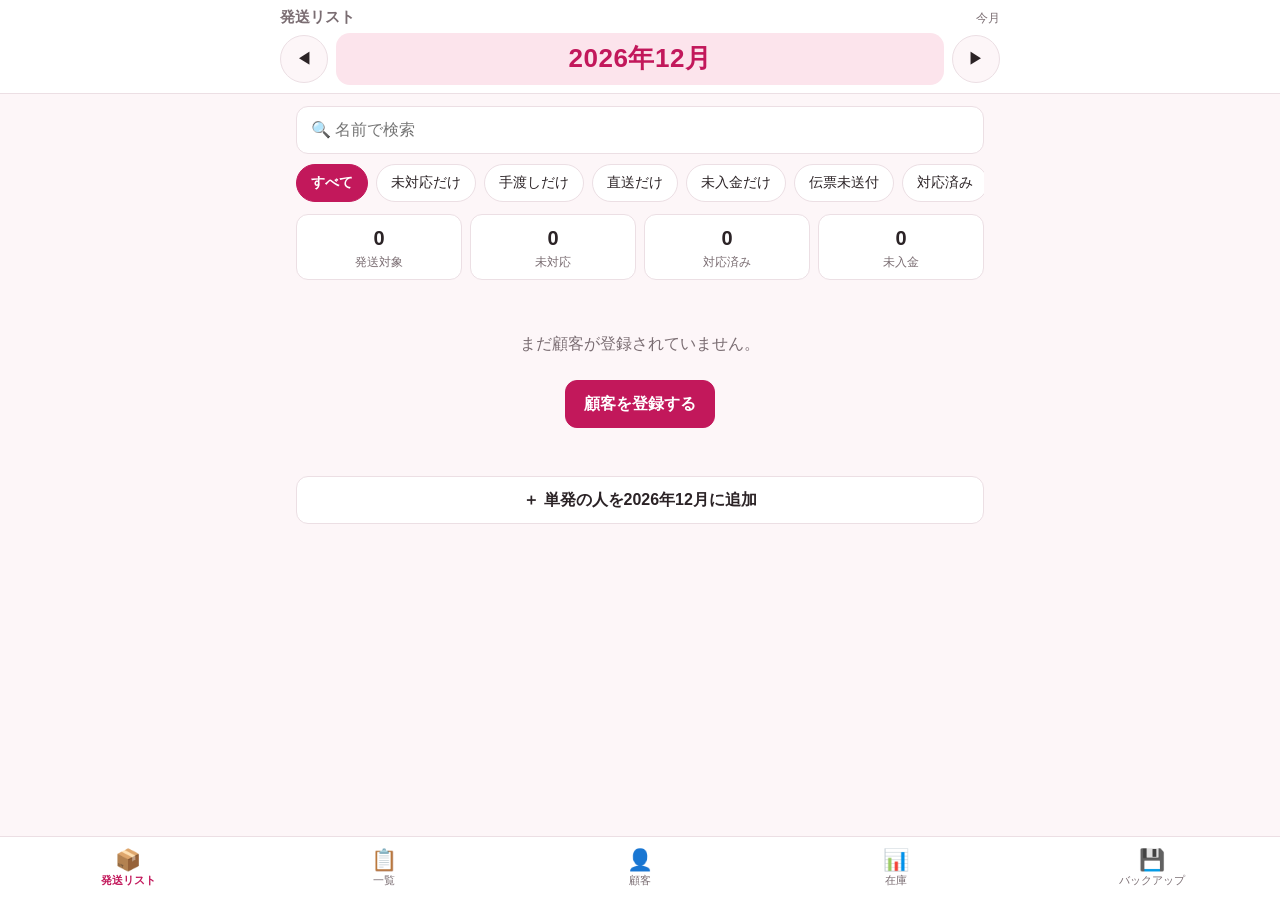
<file: index.html>
<!doctype html>
<html lang="ja">
<head>
  <meta charset="utf-8">
  <meta name="viewport" content="width=device-width, initial-scale=1, viewport-fit=cover">
  <meta name="theme-color" content="#c2185b">
  <meta name="apple-mobile-web-app-capable" content="yes">
  <meta name="mobile-web-app-capable" content="yes">
  <meta name="apple-mobile-web-app-status-bar-style" content="default">
  <meta name="apple-mobile-web-app-title" content="コラーゲン管理">
  <meta name="robots" content="noindex, nofollow">
  <title>コラーゲン管理</title>
  <link rel="manifest" href="manifest.webmanifest">
  <link rel="icon" href="icons/icon-192.png">
  <link rel="apple-touch-icon" href="icons/apple-touch-icon.png">
  <link rel="stylesheet" href="style.css">
</head>
<body>
  <header class="topbar">
    <div class="topbar-row">
      <h1 id="pageTitle">発送リスト</h1>
      <span class="month-hint" id="monthHint"></span>
    </div>
    <div class="month-switch" id="monthSwitch">
      <button type="button" class="icon-btn" id="prevMonth" aria-label="前の月">◀</button>
      <button type="button" class="month-label" id="monthLabel" aria-label="表示中の年月"></button>
      <button type="button" class="icon-btn" id="nextMonth" aria-label="次の月">▶</button>
    </div>
  </header>

  <div id="notices"></div>

  <main id="main"></main>

  <nav class="tabbar" id="tabbar">
    <button type="button" data-tab="list" class="active"><span class="ico">📦</span><span>発送リスト</span></button>
    <button type="button" data-tab="all"><span class="ico">📋</span><span>一覧</span></button>
    <button type="button" data-tab="customers"><span class="ico">👤</span><span>顧客</span></button>
    <button type="button" data-tab="stock"><span class="ico">📊</span><span>在庫</span></button>
    <button type="button" data-tab="backup"><span class="ico">💾</span><span>バックアップ</span></button>
  </nav>

  <div class="sheet-backdrop" id="sheetBackdrop" hidden></div>
  <section class="sheet" id="sheet" hidden role="dialog" aria-modal="true">
    <div class="sheet-handle"></div>
    <div id="sheetBody"></div>
  </section>

  <div class="toast" id="toast" hidden></div>

  <script src="data.js"></script>
  <script src="app.js"></script>
</body>
</html>
</file>
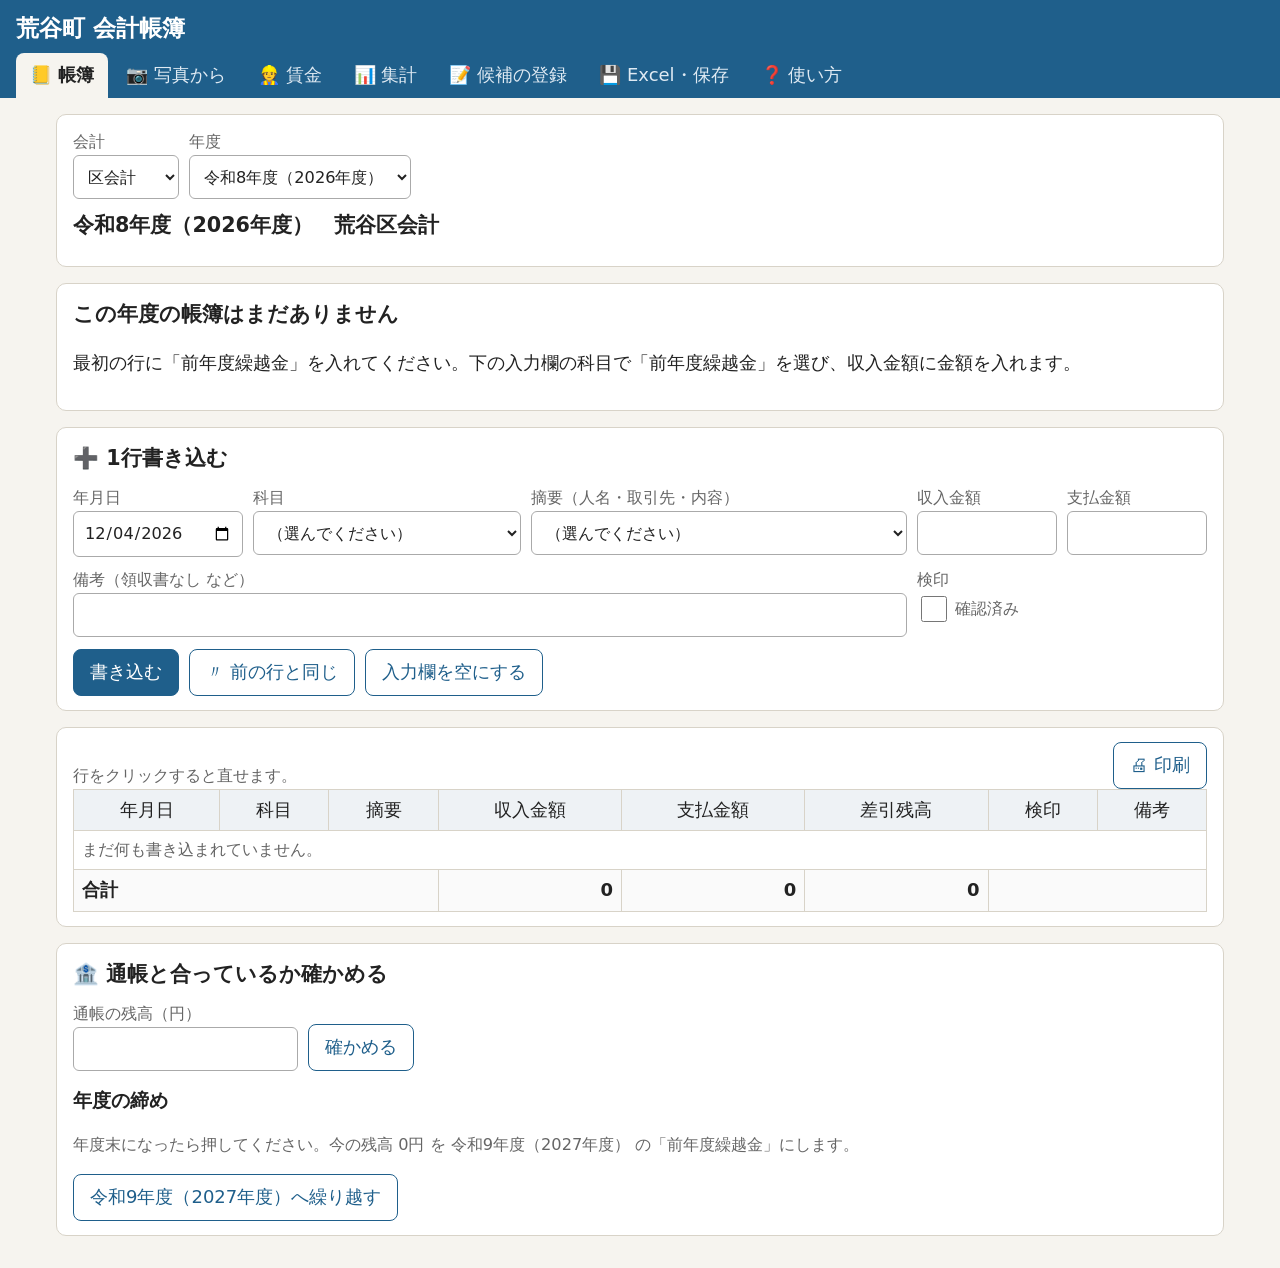
<file: aratani/index.html>
<!doctype html>
<html lang="ja">
<head>
  <meta charset="utf-8">
  <meta name="viewport" content="width=device-width, initial-scale=1">
  <meta name="robots" content="noindex, nofollow">
  <title>荒谷町 会計帳簿</title>
  <link rel="stylesheet" href="style.css">
</head>
<body>
  <header class="topbar">
    <h1>荒谷町 会計帳簿</h1>
    <nav class="tabs" id="tabs">
      <button type="button" data-tab="ledger" class="active">📒 帳簿</button>
      <button type="button" data-tab="photo">📷 写真から</button>
      <button type="button" data-tab="wage">👷 賃金</button>
      <button type="button" data-tab="summary">📊 集計</button>
      <button type="button" data-tab="master">📝 候補の登録</button>
      <button type="button" data-tab="excel">💾 Excel・保存</button>
      <button type="button" data-tab="help">❓ 使い方</button>
    </nav>
  </header>

  <div id="notices"></div>
  <main id="main"></main>

  <div class="toast" id="toast" hidden></div>

  <script src="vendor/exceljs.min.js"></script>
  <script src="app.js"></script>
</body>
</html>
</file>
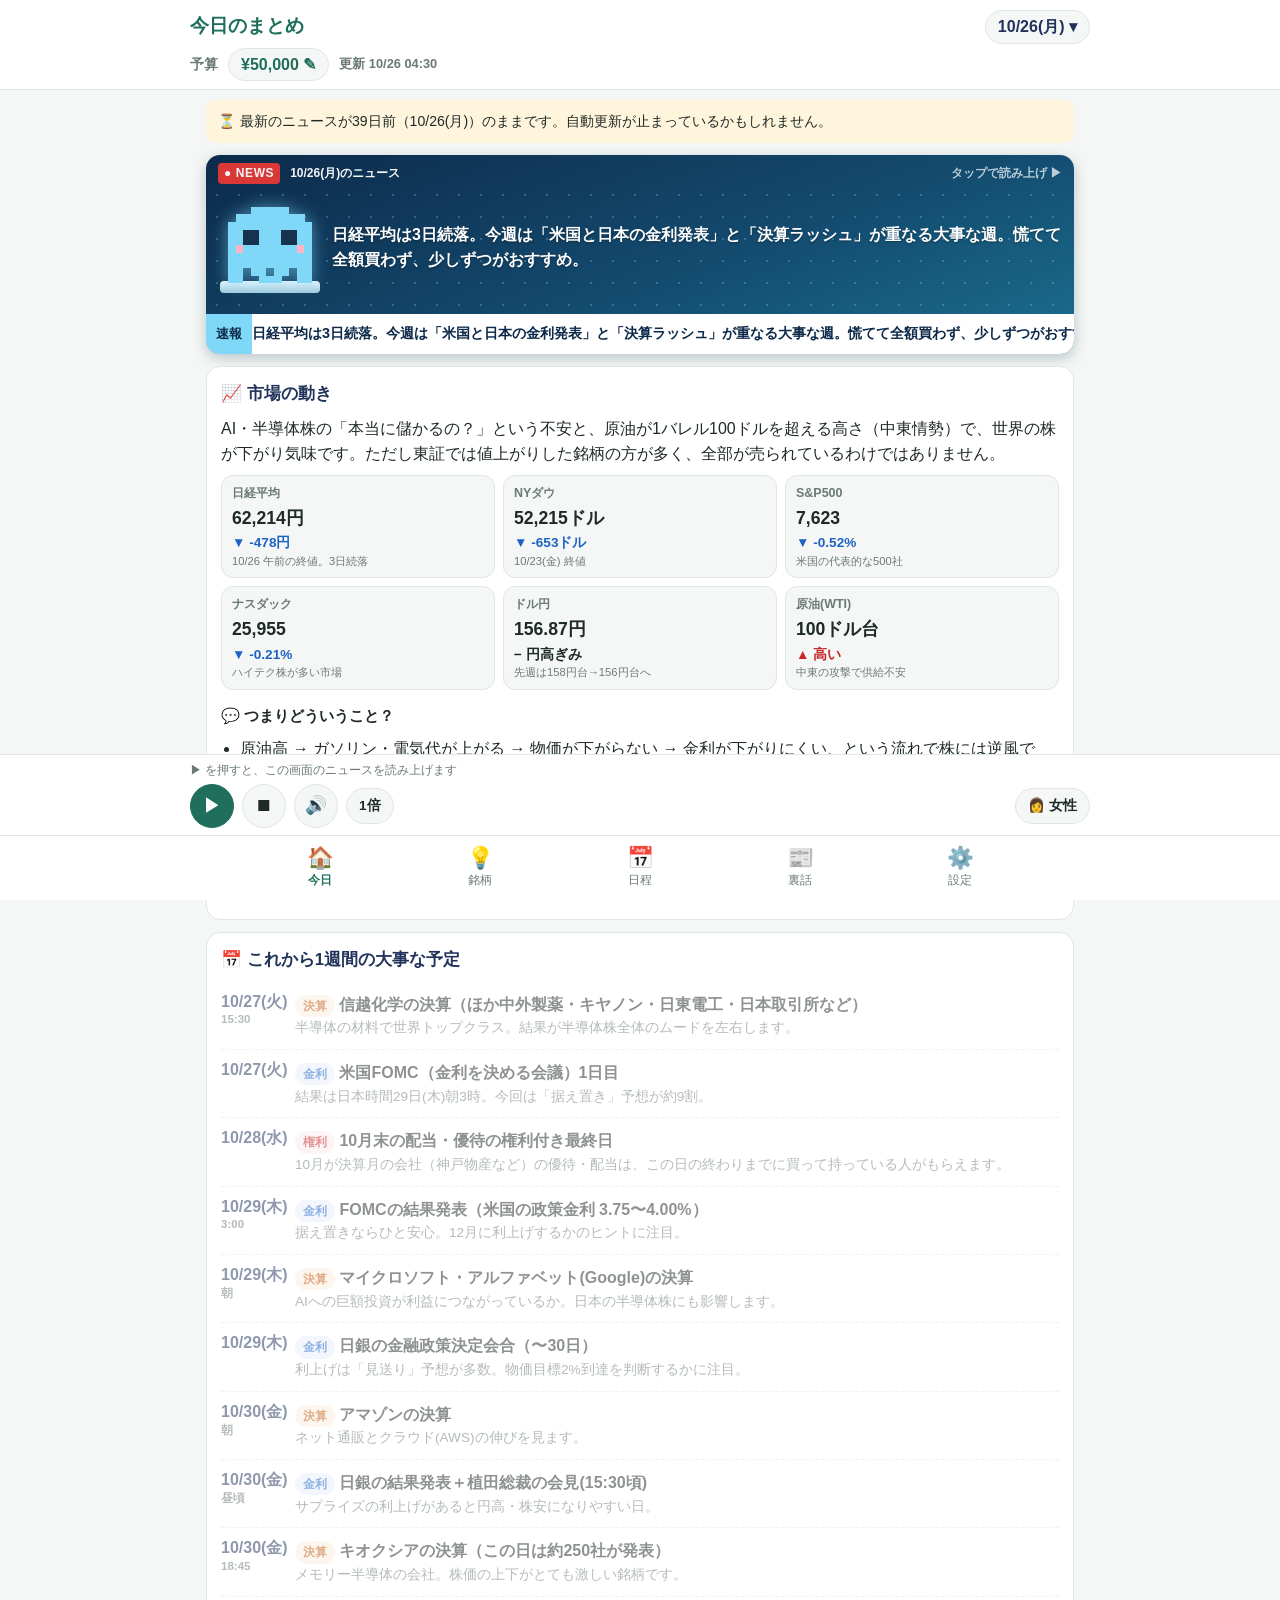
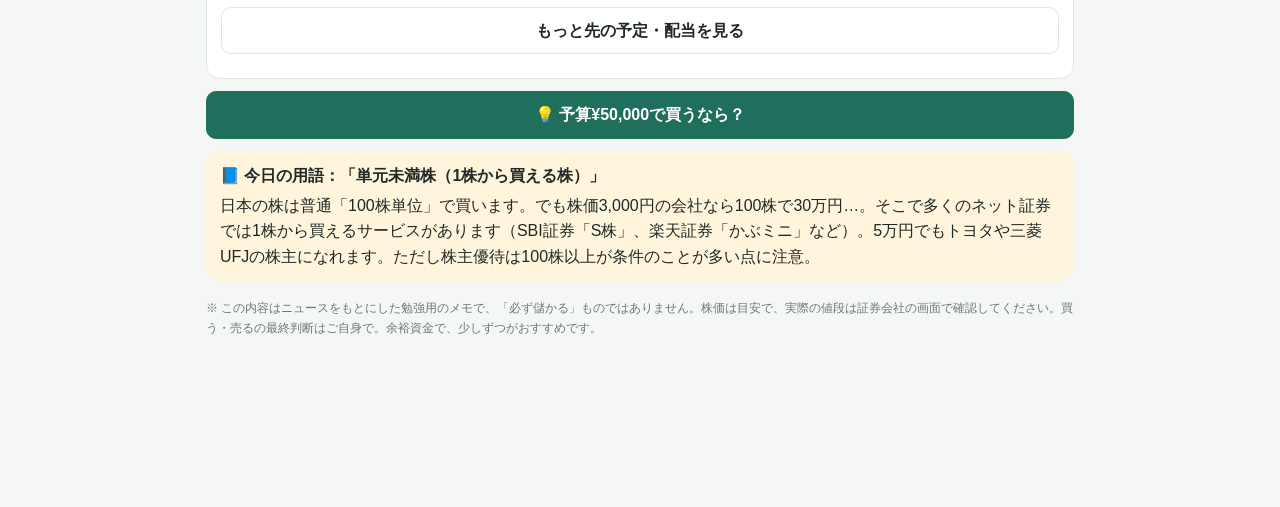
<file: kabu/index.html>
<!doctype html>
<html lang="ja">
<head>
  <meta charset="utf-8">
  <meta name="viewport" content="width=device-width, initial-scale=1, viewport-fit=cover">
  <meta name="theme-color" content="#1f6f5c">
  <meta name="apple-mobile-web-app-capable" content="yes">
  <meta name="mobile-web-app-capable" content="yes">
  <meta name="apple-mobile-web-app-status-bar-style" content="default">
  <meta name="apple-mobile-web-app-title" content="株ニュース">
  <meta name="robots" content="noindex, nofollow">
  <title>わたしの株ニュース</title>
  <link rel="manifest" href="manifest.webmanifest">
  <link rel="icon" href="icons/icon-192.png">
  <link rel="apple-touch-icon" href="icons/apple-touch-icon.png">
  <link rel="stylesheet" href="style.css">
</head>
<body>
  <header class="topbar">
    <div class="topbar-row">
      <h1 id="pageTitle">今日のまとめ</h1>
      <button type="button" class="date-chip" id="dateChip" aria-label="表示中の日付"></button>
    </div>
    <div class="budget-row">
      <span>予算</span>
      <button type="button" class="budget-chip" id="budgetChip" aria-label="予算を変える"></button>
      <span class="muted small" id="updatedAt"></span>
    </div>
  </header>

  <div id="notices"></div>

  <main id="main"><p class="loading">読み込み中…</p></main>

  <div class="player" id="player">
    <div class="player-line" id="playerLine">▶ を押すと、この画面のニュースを読み上げます</div>
    <div class="player-row">
      <button type="button" class="pl-btn main" id="plPlay" aria-label="読み上げ">▶</button>
      <button type="button" class="pl-btn" id="plStop" aria-label="止める">⏹</button>
      <button type="button" class="pl-btn" id="plMute" aria-label="ミュート">🔊</button>
      <button type="button" class="pl-chip" id="plRate" aria-label="読む速さ">1.0倍</button>
      <button type="button" class="pl-chip" id="plVoice" aria-label="声の種類">女性</button>
    </div>
  </div>

  <nav class="tabbar" id="tabbar">
    <button type="button" data-tab="today" class="active"><span class="ico">🏠</span><span>今日</span></button>
    <button type="button" data-tab="picks"><span class="ico">💡</span><span>銘柄</span></button>
    <button type="button" data-tab="calendar"><span class="ico">📅</span><span>日程</span></button>
    <button type="button" data-tab="stories"><span class="ico">📰</span><span>裏話</span></button>
    <button type="button" data-tab="settings"><span class="ico">⚙️</span><span>設定</span></button>
  </nav>

  <div class="sheet-backdrop" id="sheetBackdrop" hidden></div>
  <section class="sheet" id="sheet" hidden role="dialog" aria-modal="true">
    <div class="sheet-handle"></div>
    <div id="sheetBody"></div>
  </section>

  <div class="toast" id="toast" hidden></div>

  <script src="jelly.js"></script>
  <script src="speech.js"></script>
  <script src="app.js"></script>
</body>
</html>
</file>
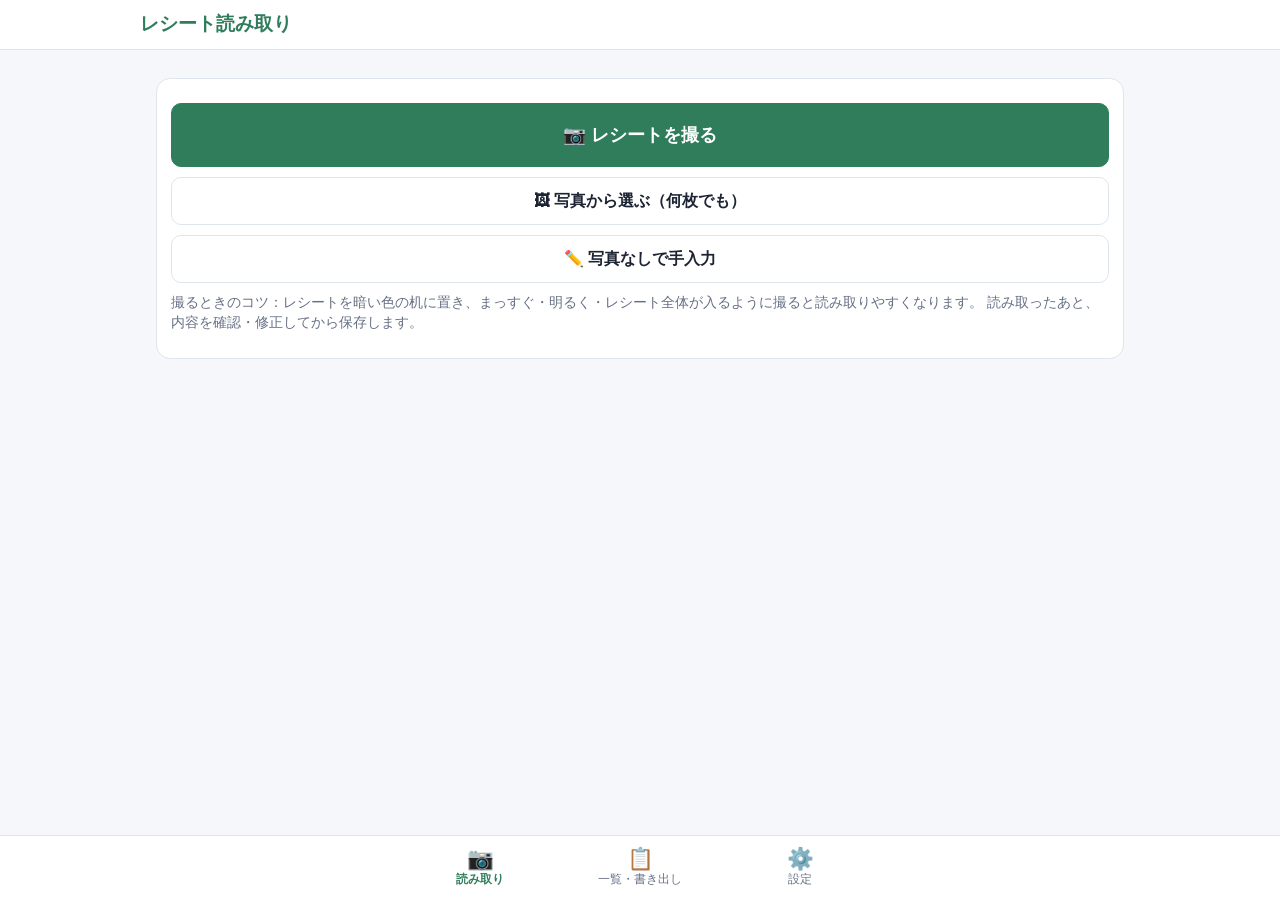
<file: keihi/index.html>
<!doctype html>
<html lang="ja">
<head>
  <meta charset="utf-8">
  <meta name="viewport" content="width=device-width, initial-scale=1, viewport-fit=cover">
  <meta name="theme-color" content="#2f7d5b">
  <meta name="apple-mobile-web-app-capable" content="yes">
  <meta name="mobile-web-app-capable" content="yes">
  <meta name="apple-mobile-web-app-status-bar-style" content="default">
  <meta name="apple-mobile-web-app-title" content="経費レシート">
  <meta name="robots" content="noindex, nofollow">
  <title>経費レシート</title>
  <link rel="manifest" href="manifest.webmanifest">
  <link rel="icon" href="icons/icon-192.png">
  <link rel="apple-touch-icon" href="icons/apple-touch-icon.png">
  <link rel="stylesheet" href="style.css">
</head>
<body>
  <header class="topbar">
    <div class="topbar-row">
      <h1 id="pageTitle">レシート読み取り</h1>
      <span class="page-hint" id="pageHint"></span>
    </div>
  </header>

  <main id="main"></main>

  <nav class="tabbar" id="tabbar">
    <button type="button" data-tab="scan" class="active"><span class="ico">📷</span><span>読み取り</span></button>
    <button type="button" data-tab="list"><span class="ico">📋</span><span>一覧・書き出し</span></button>
    <button type="button" data-tab="settings"><span class="ico">⚙️</span><span>設定</span></button>
  </nav>

  <div class="toast" id="toast" hidden></div>

  <script src="vendor/tesseract.min.js"></script>
  <script src="vendor/xlsx.mini.min.js"></script>
  <script src="data.js"></script>
  <script src="ocr.js"></script>
  <script src="export.js"></script>
  <script src="app.js"></script>
</body>
</html>
</file>
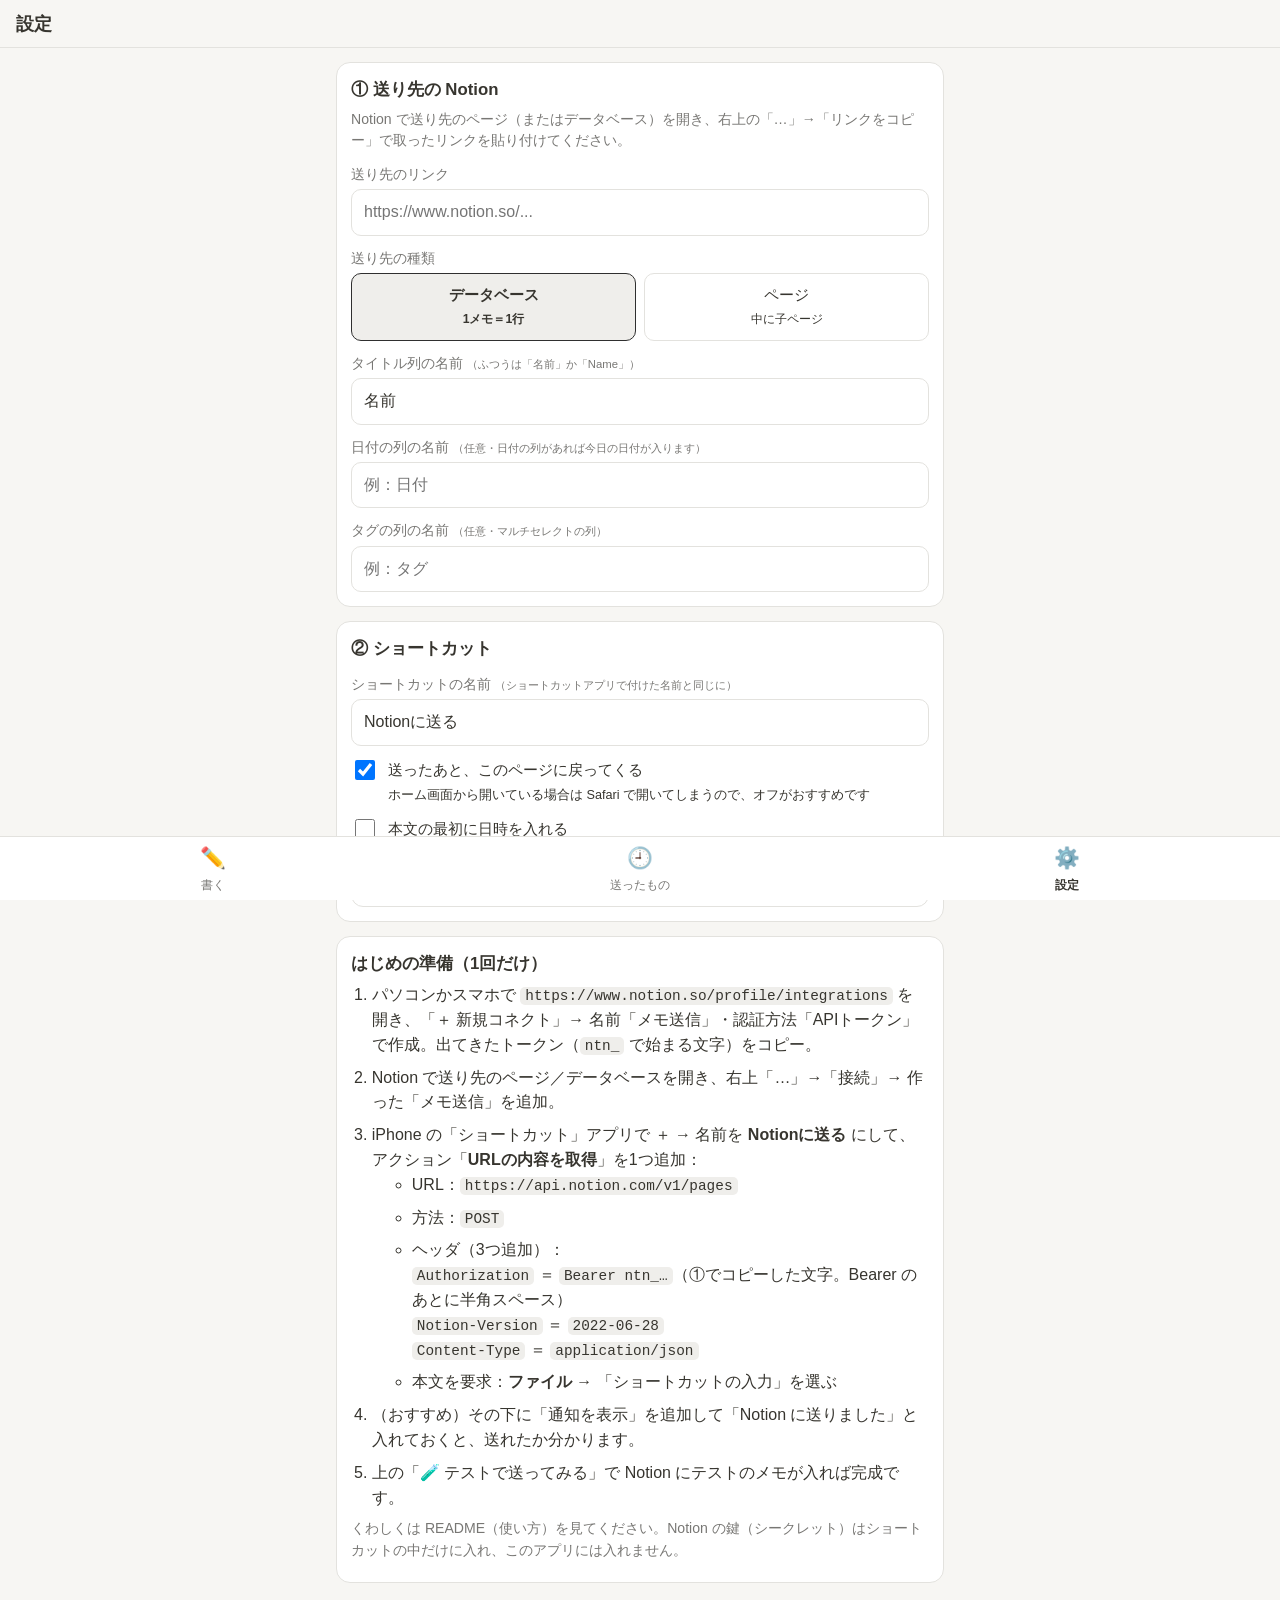
<file: notion/index.html>
<!doctype html>
<html lang="ja">
<head>
  <meta charset="utf-8">
  <meta name="viewport" content="width=device-width, initial-scale=1, viewport-fit=cover">
  <meta name="theme-color" content="#2f2f2f">
  <meta name="apple-mobile-web-app-capable" content="yes">
  <meta name="mobile-web-app-capable" content="yes">
  <meta name="apple-mobile-web-app-status-bar-style" content="default">
  <meta name="apple-mobile-web-app-title" content="Notionメモ">
  <meta name="robots" content="noindex, nofollow">
  <title>Notionメモ</title>
  <link rel="manifest" href="manifest.webmanifest">
  <link rel="icon" href="icons/icon-192.png">
  <link rel="apple-touch-icon" href="icons/apple-touch-icon.png">
  <link rel="stylesheet" href="style.css">
</head>
<body>
  <header class="topbar">
    <h1 id="pageTitle">Notionメモ</h1>
  </header>

  <main id="main"></main>

  <nav class="tabbar">
    <button type="button" data-tab="write" class="active"><span class="ico">✏️</span><span>書く</span></button>
    <button type="button" data-tab="history"><span class="ico">🕘</span><span>送ったもの</span></button>
    <button type="button" data-tab="settings"><span class="ico">⚙️</span><span>設定</span></button>
  </nav>

  <div class="toast" id="toast" hidden></div>

  <script src="app.js"></script>
</body>
</html>
</file>
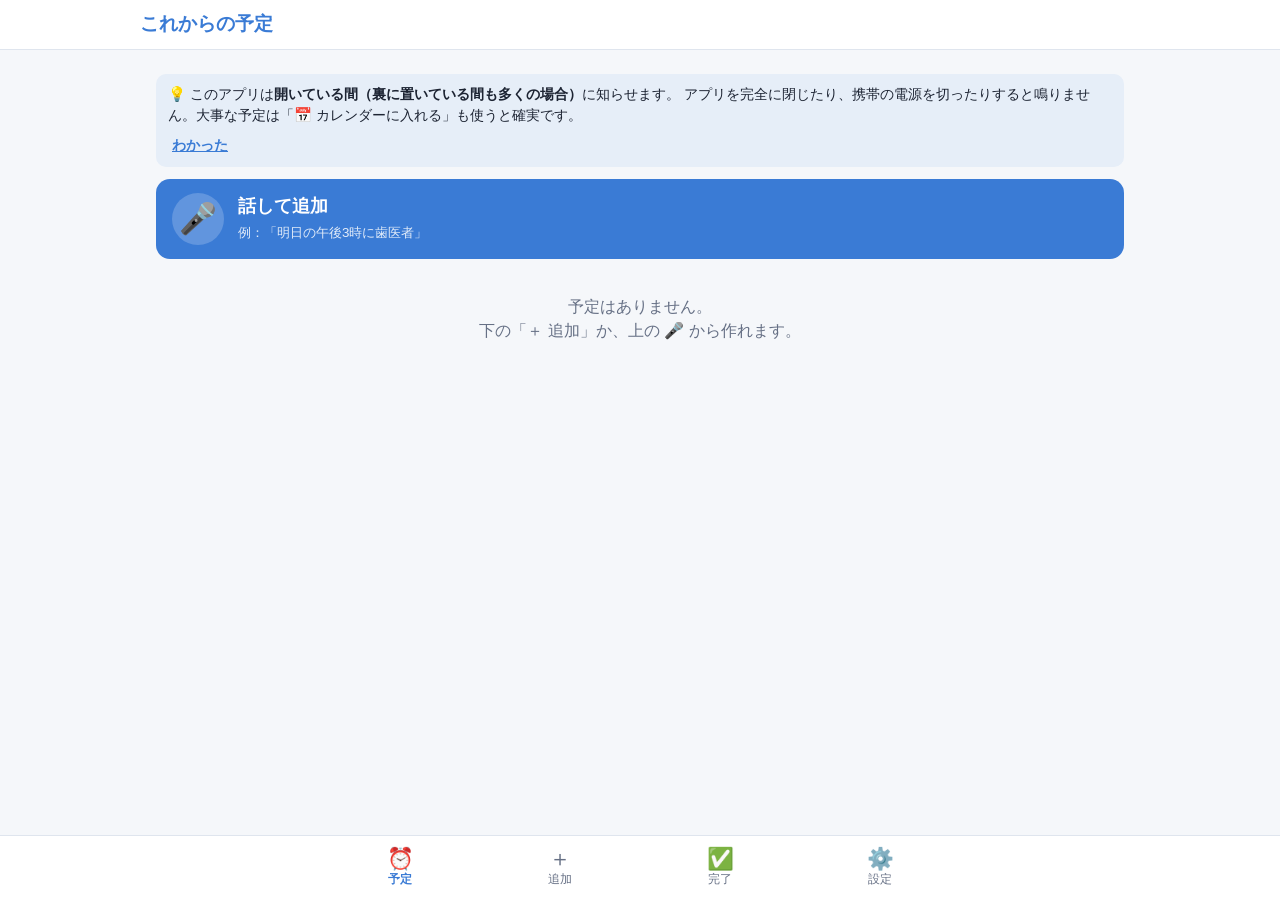
<file: remind/index.html>
<!doctype html>
<html lang="ja">
<head>
  <meta charset="utf-8">
  <meta name="viewport" content="width=device-width, initial-scale=1, viewport-fit=cover">
  <meta name="theme-color" content="#3a7bd5">
  <meta name="apple-mobile-web-app-capable" content="yes">
  <meta name="mobile-web-app-capable" content="yes">
  <meta name="apple-mobile-web-app-status-bar-style" content="default">
  <meta name="apple-mobile-web-app-title" content="リマインダー">
  <meta name="robots" content="noindex, nofollow">
  <title>リマインダー</title>
  <link rel="manifest" href="manifest.webmanifest">
  <link rel="icon" href="icons/icon-192.png">
  <link rel="apple-touch-icon" href="icons/apple-touch-icon.png">
  <link rel="stylesheet" href="style.css">
</head>
<body>
  <header class="topbar">
    <div class="topbar-row">
      <h1 id="pageTitle">リマインダー</h1>
      <span class="page-hint" id="pageHint"></span>
    </div>
  </header>

  <main id="main"></main>

  <nav class="tabbar" id="tabbar">
    <button type="button" data-tab="list" class="active"><span class="ico">⏰</span><span>予定</span></button>
    <button type="button" data-tab="edit"><span class="ico">＋</span><span>追加</span></button>
    <button type="button" data-tab="done"><span class="ico">✅</span><span>完了</span></button>
    <button type="button" data-tab="settings"><span class="ico">⚙️</span><span>設定</span></button>
  </nav>

  <!-- 時間になったときに出る画面 -->
  <div class="alarm" id="alarm" hidden></div>

  <div class="toast" id="toast" hidden></div>

  <script src="data.js"></script>
  <script src="parse.js"></script>
  <script src="wheel.js"></script>
  <script src="app.js"></script>
</body>
</html>
</file>
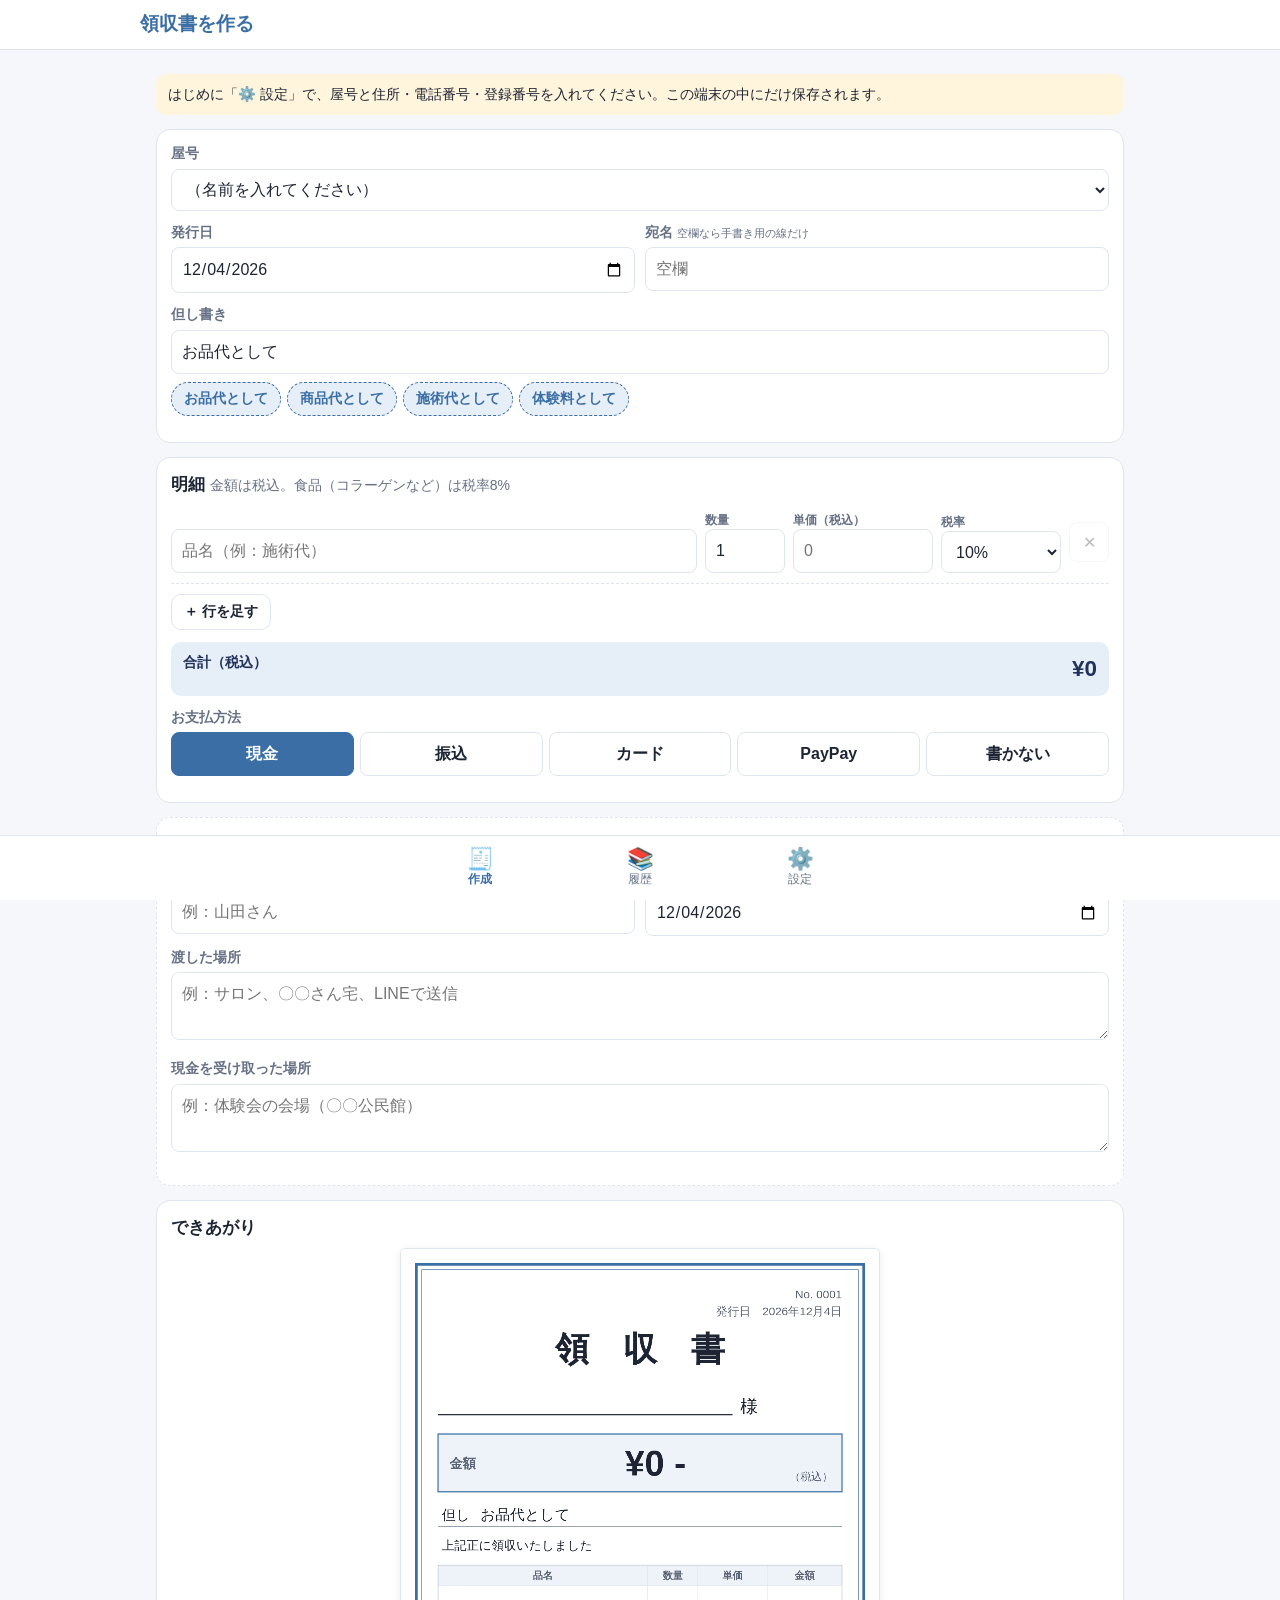
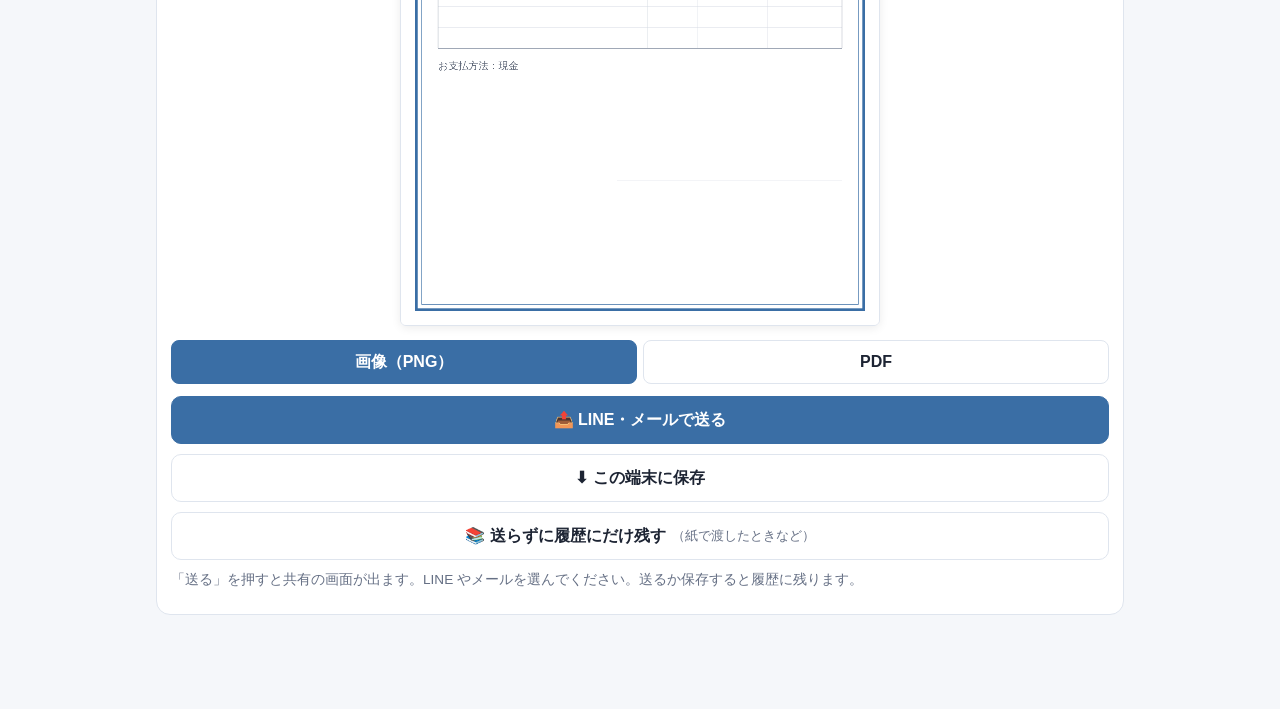
<file: ryoshusho/index.html>
<!doctype html>
<html lang="ja">
<head>
  <meta charset="utf-8">
  <meta name="viewport" content="width=device-width, initial-scale=1, viewport-fit=cover">
  <meta name="theme-color" content="#3a6ea5">
  <meta name="apple-mobile-web-app-capable" content="yes">
  <meta name="mobile-web-app-capable" content="yes">
  <meta name="apple-mobile-web-app-status-bar-style" content="default">
  <meta name="apple-mobile-web-app-title" content="領収書">
  <meta name="robots" content="noindex, nofollow">
  <title>領収書</title>
  <link rel="manifest" href="manifest.webmanifest">
  <link rel="icon" href="icons/icon-192.png">
  <link rel="apple-touch-icon" href="icons/apple-touch-icon.png">
  <link rel="stylesheet" href="style.css">
</head>
<body>
  <header class="topbar">
    <div class="topbar-row">
      <h1 id="pageTitle">領収書を作る</h1>
      <span class="page-hint" id="pageHint"></span>
    </div>
  </header>

  <main id="main"></main>

  <nav class="tabbar" id="tabbar">
    <button type="button" data-tab="create" class="active"><span class="ico">🧾</span><span>作成</span></button>
    <button type="button" data-tab="history"><span class="ico">📚</span><span>履歴</span></button>
    <button type="button" data-tab="settings"><span class="ico">⚙️</span><span>設定</span></button>
  </nav>

  <div class="toast" id="toast" hidden></div>

  <script src="data.js"></script>
  <script src="receipt.js"></script>
  <script src="app.js"></script>
</body>
</html>
</file>
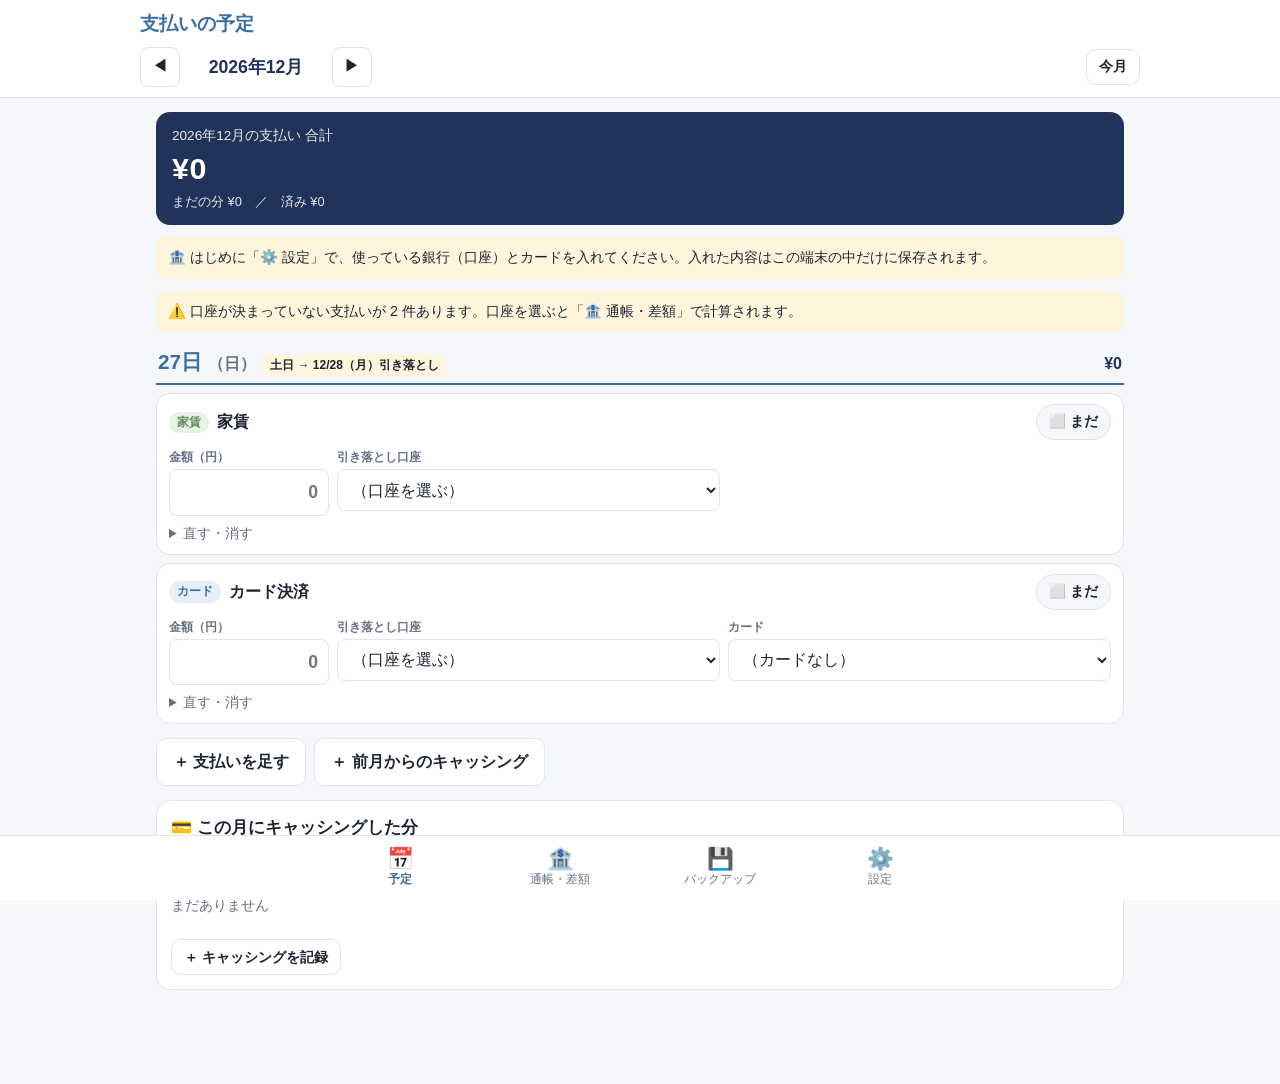
<file: shiharai/index.html>
<!doctype html>
<html lang="ja">
<head>
  <meta charset="utf-8">
  <meta name="viewport" content="width=device-width, initial-scale=1, viewport-fit=cover">
  <meta name="theme-color" content="#3a6ea5">
  <meta name="apple-mobile-web-app-capable" content="yes">
  <meta name="mobile-web-app-capable" content="yes">
  <meta name="apple-mobile-web-app-status-bar-style" content="default">
  <meta name="apple-mobile-web-app-title" content="支払い">
  <meta name="robots" content="noindex, nofollow">
  <title>毎月の支払い</title>
  <link rel="manifest" href="manifest.webmanifest">
  <link rel="icon" href="icons/icon-192.png">
  <link rel="apple-touch-icon" href="icons/apple-touch-icon.png">
  <link rel="stylesheet" href="style.css">
</head>
<body>
  <header class="topbar">
    <div class="topbar-row">
      <h1 id="pageTitle">支払いの予定</h1>
    </div>
    <div class="month-nav">
      <button type="button" class="icon-btn" data-act="prev" aria-label="前の月">◀</button>
      <b id="monthLabel"></b>
      <button type="button" class="icon-btn" data-act="next" aria-label="次の月">▶</button>
      <button type="button" class="btn small" data-act="thisMonth">今月</button>
    </div>
  </header>

  <div id="notices"></div>

  <main id="main"></main>

  <nav class="tabbar" id="tabbar">
    <button type="button" data-tab="schedule" class="active"><span class="ico">📅</span><span>予定</span></button>
    <button type="button" data-tab="banks"><span class="ico">🏦</span><span>通帳・差額</span></button>
    <button type="button" data-tab="backup"><span class="ico">💾</span><span>バックアップ</span></button>
    <button type="button" data-tab="settings"><span class="ico">⚙️</span><span>設定</span></button>
  </nav>

  <div class="toast" id="toast" hidden></div>

  <script src="data.js"></script>
  <script src="app.js"></script>
</body>
</html>
</file>
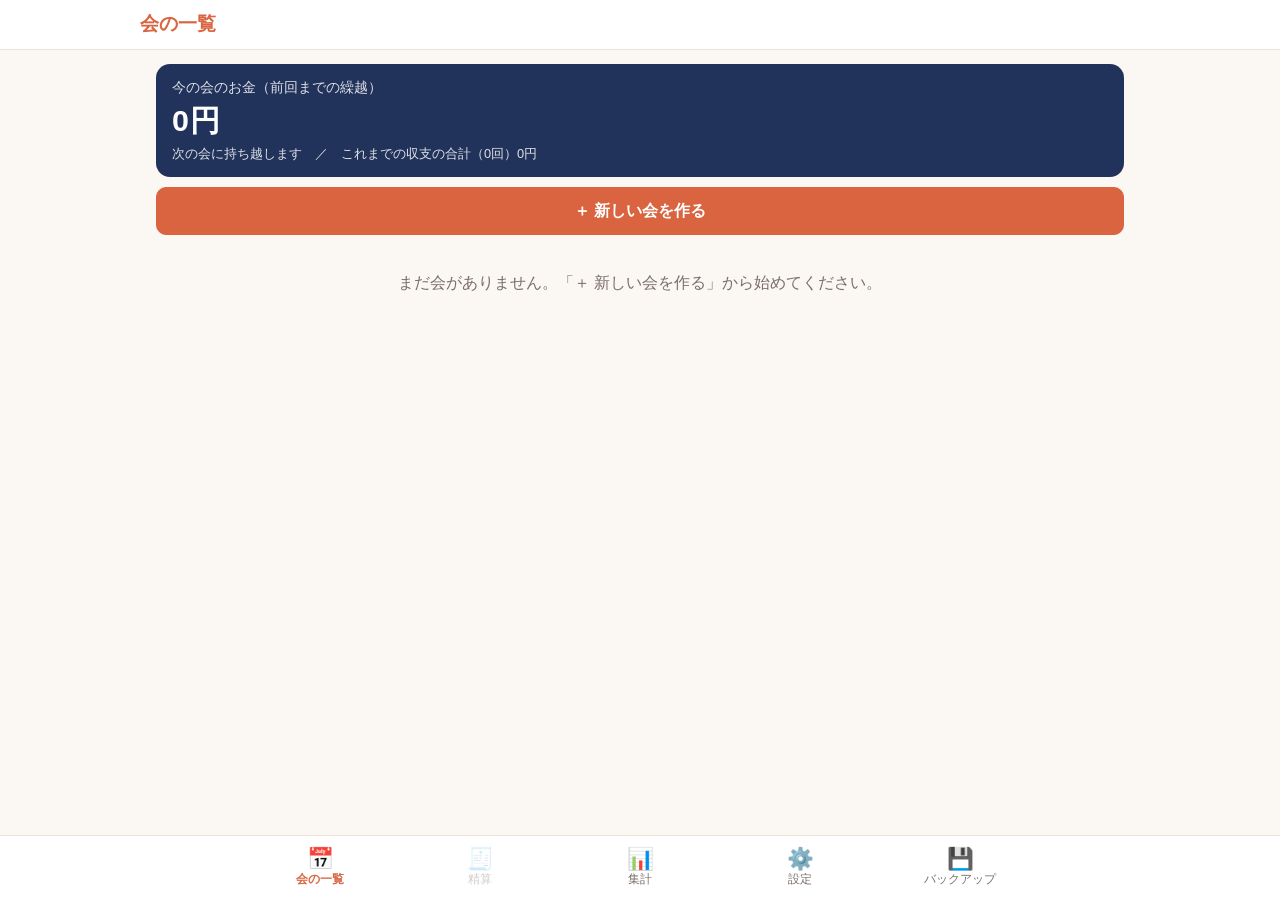
<file: taikenkai/index.html>
<!doctype html>
<html lang="ja">
<head>
  <meta charset="utf-8">
  <meta name="viewport" content="width=device-width, initial-scale=1, viewport-fit=cover">
  <meta name="theme-color" content="#d9643f">
  <meta name="apple-mobile-web-app-capable" content="yes">
  <meta name="mobile-web-app-capable" content="yes">
  <meta name="apple-mobile-web-app-status-bar-style" content="default">
  <meta name="apple-mobile-web-app-title" content="体験会精算">
  <meta name="robots" content="noindex, nofollow">
  <title>体験会の精算</title>
  <link rel="manifest" href="manifest.webmanifest">
  <link rel="icon" href="icons/icon-192.png">
  <link rel="apple-touch-icon" href="icons/apple-touch-icon.png">
  <link rel="stylesheet" href="style.css">
</head>
<body>
  <header class="topbar">
    <div class="topbar-row">
      <h1 id="pageTitle">会の一覧</h1>
      <span class="page-hint" id="pageHint"></span>
    </div>
  </header>

  <div id="notices"></div>

  <main id="main"></main>

  <nav class="tabbar" id="tabbar">
    <button type="button" data-tab="events" class="active"><span class="ico">📅</span><span>会の一覧</span></button>
    <button type="button" data-tab="event"><span class="ico">🧾</span><span>精算</span></button>
    <button type="button" data-tab="summary"><span class="ico">📊</span><span>集計</span></button>
    <button type="button" data-tab="settings"><span class="ico">⚙️</span><span>設定</span></button>
    <button type="button" data-tab="backup"><span class="ico">💾</span><span>バックアップ</span></button>
  </nav>

  <div class="sheet-backdrop" id="sheetBackdrop" hidden></div>
  <section class="sheet" id="sheet" hidden role="dialog" aria-modal="true">
    <div class="sheet-handle"></div>
    <div id="sheetBody"></div>
  </section>

  <div class="toast" id="toast" hidden></div>

  <script src="data.js"></script>
  <script src="app.js"></script>
</body>
</html>
</file>
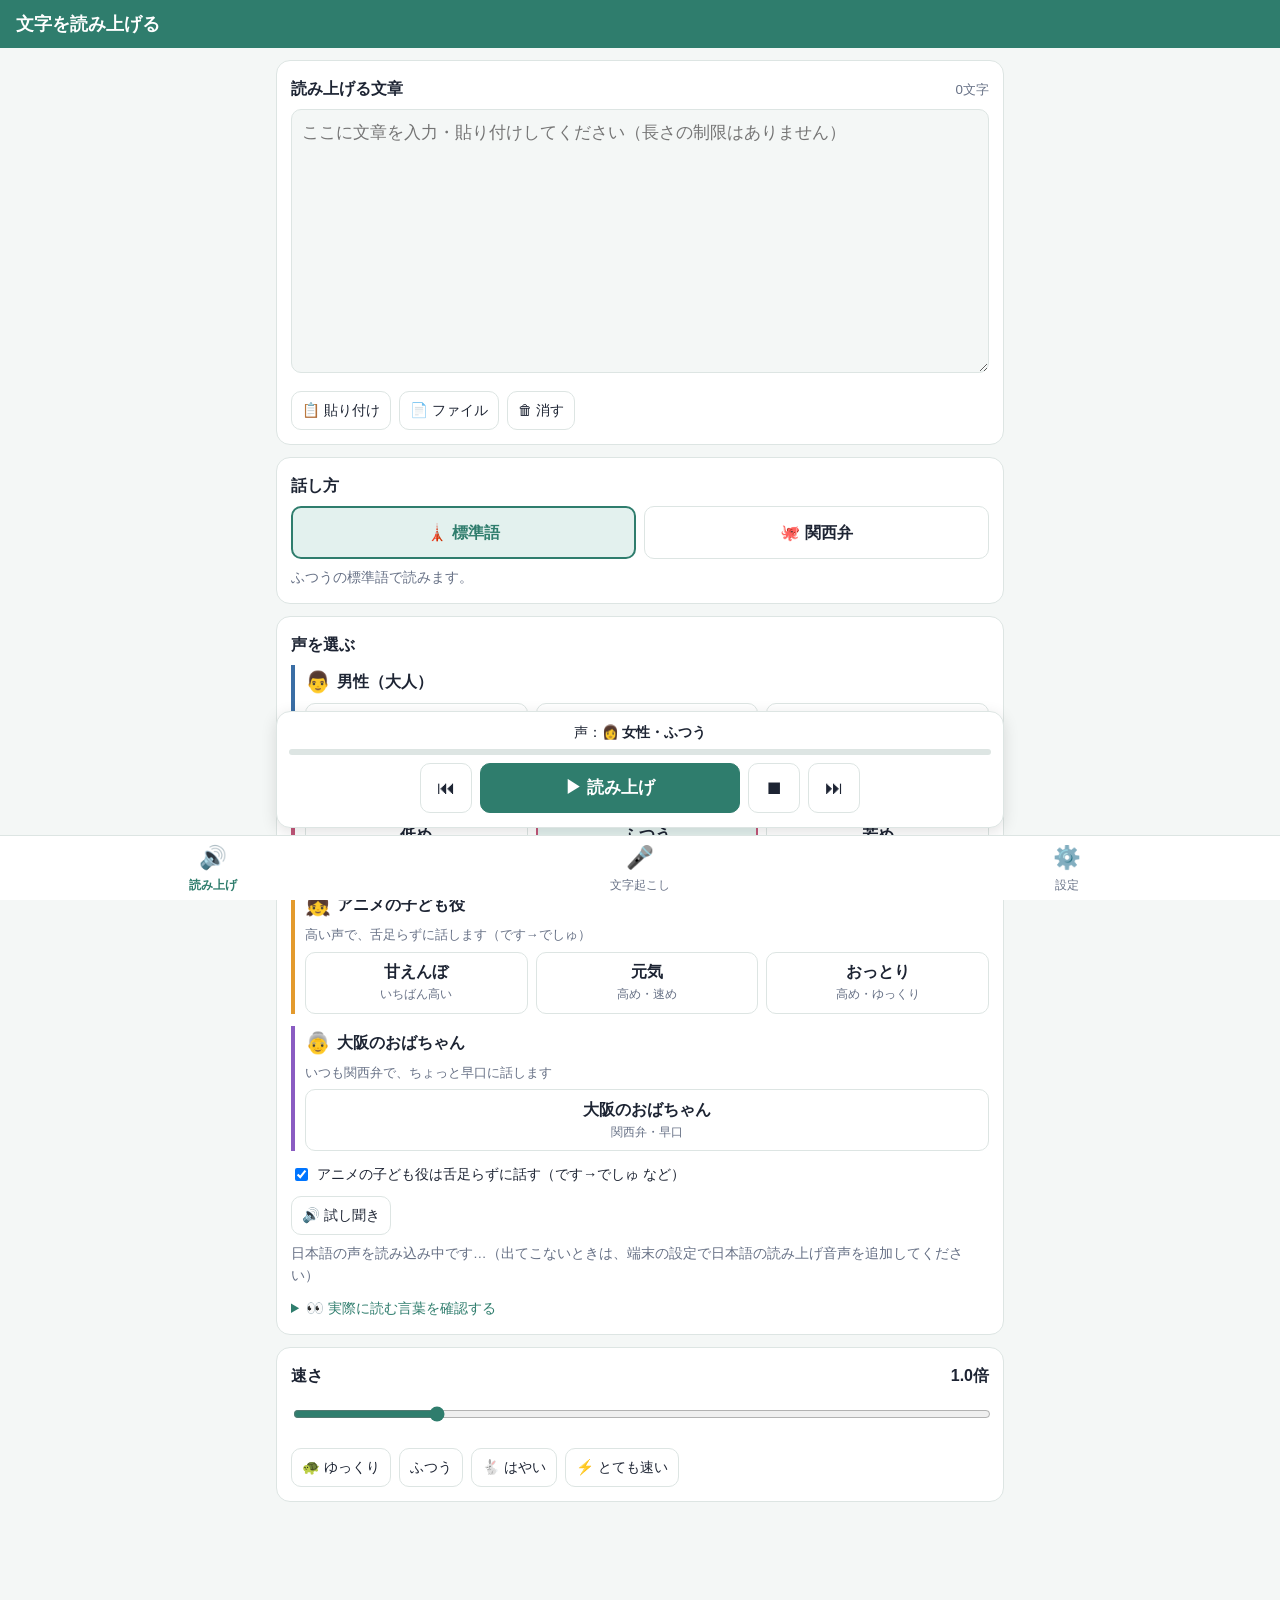
<file: yomiage/index.html>
<!doctype html>
<html lang="ja">
<head>
  <meta charset="utf-8">
  <meta name="viewport" content="width=device-width, initial-scale=1, viewport-fit=cover">
  <meta name="theme-color" content="#2f7d6d">
  <meta name="apple-mobile-web-app-capable" content="yes">
  <meta name="mobile-web-app-capable" content="yes">
  <meta name="apple-mobile-web-app-status-bar-style" content="default">
  <meta name="apple-mobile-web-app-title" content="読み上げ">
  <meta name="robots" content="noindex, nofollow">
  <title>読み上げ・文字起こし</title>
  <link rel="manifest" href="manifest.webmanifest">
  <link rel="icon" href="icons/icon-192.png">
  <link rel="apple-touch-icon" href="icons/apple-touch-icon.png">
  <link rel="stylesheet" href="style.css">
</head>
<body>
  <header class="topbar">
    <h1 id="pageTitle">文字を読み上げる</h1>
  </header>

  <main>
    <!-- ===== 読み上げ ===== -->
    <section class="page" id="page-tts">
      <div class="card">
        <div class="row-between">
          <h2>読み上げる文章</h2>
          <small id="charCount">0文字</small>
        </div>
        <textarea id="ttsText" rows="9" placeholder="ここに文章を入力・貼り付けしてください（長さの制限はありません）"></textarea>
        <div id="readView" class="read-view" hidden></div>
        <div class="btn-row small-btns">
          <button type="button" id="btnPaste">📋 貼り付け</button>
          <label class="file-btn">📄 ファイル<input type="file" id="fileInput" accept=".txt,text/plain" hidden></label>
          <button type="button" id="btnClearTts">🗑 消す</button>
        </div>
      </div>

      <div class="card">
        <h2>話し方</h2>
        <div class="seg">
          <button type="button" data-dialect="standard">🗼 標準語</button>
          <button type="button" data-dialect="kansai">🐙 関西弁</button>
        </div>
        <p class="hint" id="dialectNote"></p>
      </div>

      <div class="card">
        <h2>声を選ぶ</h2>
        <div id="voiceGroups"></div>
        <label class="check"><input type="checkbox" id="optLisp" checked> アニメの子ども役は舌足らずに話す（です→でしゅ など）</label>
        <div class="btn-row small-btns">
          <button type="button" id="btnSample">🔊 試し聞き</button>
        </div>
        <p class="hint" id="voiceNote"></p>
        <details id="previewBox" class="preview">
          <summary>👀 実際に読む言葉を確認する</summary>
          <div id="previewText"></div>
        </details>
      </div>

      <div class="card">
        <div class="row-between">
          <h2>速さ</h2>
          <strong id="rateLabel">1.0倍</strong>
        </div>
        <input type="range" id="rate" min="0.5" max="3" step="0.1" value="1">
        <div class="btn-row small-btns">
          <button type="button" data-rate="0.7">🐢 ゆっくり</button>
          <button type="button" data-rate="1">ふつう</button>
          <button type="button" data-rate="1.5">🐇 はやい</button>
          <button type="button" data-rate="2">⚡ とても速い</button>
        </div>
      </div>

      <div class="player">
        <div class="now-voice">声：<b id="currentVoice"></b></div>
        <div class="progress"><div class="bar" id="progressBar"></div></div>
        <div class="player-btns">
          <button type="button" id="btnPrev" title="前の文">⏮</button>
          <button type="button" id="btnPlay" class="primary big">▶ 読み上げ</button>
          <button type="button" id="btnStop" title="止める">⏹</button>
          <button type="button" id="btnNext" title="次の文">⏭</button>
        </div>
        <small id="progressText"></small>
      </div>
    </section>

    <!-- ===== 文字起こし ===== -->
    <section class="page" id="page-stt" hidden>
      <div class="card">
        <div id="sttUnsupported" class="warn" hidden>
          このブラウザは音声の文字起こしに対応していません。<br>
          パソコンは <b>Chrome</b> か <b>Edge</b>、iPhone は <b>Safari</b>、Android は <b>Chrome</b> で開いてください。
        </div>
        <button type="button" id="btnMic" class="mic">🎤<span id="micLabel">話しはじめる</span></button>
        <p class="hint center" id="micStatus">ボタンを押してから話してください。もう一度押すと止まります。</p>
      </div>

      <div class="card">
        <div class="row-between">
          <h2>文字になった内容</h2>
          <small id="sttCount">0文字</small>
        </div>
        <textarea id="sttText" rows="10" placeholder="ここに話した言葉が文字で出ます（あとから直せます）"></textarea>
        <div class="interim" id="sttInterim"></div>
        <label class="check"><input type="checkbox" id="optPeriod" checked> 話の区切りに「。」を付ける</label>
        <div class="btn-row small-btns">
          <button type="button" id="btnCopy">📋 コピー</button>
          <button type="button" id="btnToTts">🔊 読み上げへ送る</button>
          <button type="button" id="btnSaveTxt">💾 保存</button>
          <button type="button" id="btnClearStt">🗑 消す</button>
        </div>
      </div>
    </section>

    <!-- ===== 設定 ===== -->
    <section class="page" id="page-settings" hidden>
      <div class="card">
        <h2>📖 読み方辞書</h2>
        <p class="hint">漢字の読み方は、文全体の流れから自動で決めています。それでも違う読み方をされる言葉は、ここで正しい読み方（ひらがな）を登録してください。読み上げのときだけ置きかわり、画面の文章は変わりません。</p>
        <div class="dict-form">
          <input type="text" id="dictFrom" placeholder="言葉（例：牧野）">
          <input type="text" id="dictTo" placeholder="読み方（例：まきの）">
          <button type="button" id="btnDictAdd" class="primary">追加</button>
        </div>
        <ul class="dict-list" id="dictList"></ul>
      </div>

      <div class="card">
        <h2>🎚 声の細かい調整</h2>
        <p class="hint">9種類の声それぞれに、もとにする端末の声と高さを変えられます。「自動」がおすすめです。</p>
        <div id="voiceTuning"></div>
        <button type="button" id="btnResetTuning">元に戻す</button>
      </div>

      <div class="card">
        <h2>🗣 もっと人の声に近づけるには</h2>
        <p class="hint">このアプリは端末に入っている声を使います。端末に「高品質な声」を入れると、ぐっと人の声に近くなります（無料）。入れたあと、このアプリを開き直してください。</p>
        <ul class="howto">
          <li><b>iPhone・iPad</b>：設定 → アクセシビリティ → 読み上げコンテンツ → 声 → 日本語 → 「Kyoko（拡張）」（女性）と「Otoya（拡張）」（男性）をダウンロード</li>
          <li><b>Android</b>：設定 → 「テキスト読み上げ」で検索 → 優先するエンジンを「Google 音声サービス」にする → ⚙ → 音声データをインストール → 日本語 → 好きな声を選ぶ</li>
          <li><b>Windows パソコン</b>：<b>Edge</b> で開く（「Nanami」「Keita」の Natural 音声がいちばん自然です）</li>
          <li><b>Mac</b>：システム設定 → アクセシビリティ → 読み上げコンテンツ → システムの声 → 声を管理 → 日本語の「Kyoko（拡張）」「Otoya（拡張）」を追加</li>
        </ul>
      </div>

      <div class="card">
        <h2>ℹ️ この端末で使える日本語の声</h2>
        <ul class="voice-list" id="deviceVoices"></ul>
        <p class="hint">声の種類や自然さは、端末・ブラウザに入っている音声によって変わります。パソコンの <b>Edge</b> の「Microsoft Nanami / Keita（Natural）」や、<b>Chrome</b> の「Google 日本語」は特に自然です。</p>
      </div>
    </section>
  </main>

  <nav class="tabbar">
    <button type="button" data-tab="tts" class="active"><span class="ico">🔊</span><span>読み上げ</span></button>
    <button type="button" data-tab="stt"><span class="ico">🎤</span><span>文字起こし</span></button>
    <button type="button" data-tab="settings"><span class="ico">⚙️</span><span>設定</span></button>
  </nav>

  <div class="toast" id="toast" hidden></div>

  <script src="dialect.js"></script>
  <script src="app.js"></script>
</body>
</html>
</file>
<file: style.css>
/* =============================================================
   style.css … 見た目の設定（スマホ優先）
   ============================================================= */
:root {
  --bg: #fdf6f8;
  --card: #ffffff;
  --text: #2b2326;
  --muted: #7a6d72;
  --line: #ecdfe4;
  --primary: #c2185b;
  --primary-soft: #fce4ec;
  --zakuro: #c62828;
  --zakuro-soft: #ffebee;
  --yuzu: #b28704;
  --yuzu-soft: #fff8e1;
  --ok: #2e7d32;
  --ok-soft: #e8f5e9;
  --warn: #e65100;
  --warn-soft: #fff3e0;
  --danger: #c62828;
  --danger-soft: #ffebee;
  --gray-soft: #eeeeee;
  --tab-h: 64px;
  --radius: 14px;
  color-scheme: light;
}
@media (prefers-color-scheme: dark) {
  :root {
    --bg: #1b1618;
    --card: #262022;
    --text: #f3ecee;
    --muted: #b3a5aa;
    --line: #3b3134;
    --primary: #f06292;
    --primary-soft: #3d2330;
    --zakuro: #ef7070;
    --zakuro-soft: #3b2224;
    --yuzu: #f2c94c;
    --yuzu-soft: #38321c;
    --ok: #81c784;
    --ok-soft: #1f3321;
    --warn: #ffb74d;
    --warn-soft: #3a2a17;
    --danger: #ef7070;
    --danger-soft: #3b2224;
    --gray-soft: #333;
    color-scheme: dark;
  }
}

* { box-sizing: border-box; }
html, body { margin: 0; padding: 0; }
body {
  background: var(--bg);
  color: var(--text);
  font-family: -apple-system, BlinkMacSystemFont, "Hiragino Sans", "Hiragino Kaku Gothic ProN", "Noto Sans JP", "Yu Gothic", sans-serif;
  font-size: 16px;
  line-height: 1.5;
  -webkit-text-size-adjust: 100%;
  padding-bottom: calc(var(--tab-h) + env(safe-area-inset-bottom) + 16px);
}
button, input, select, textarea { font: inherit; color: inherit; }

/* ---------- 上部バー（年月を大きく表示） ---------- */
.topbar {
  position: sticky; top: 0; z-index: 10;
  padding: calc(env(safe-area-inset-top) + 6px) 16px 8px;
  background: var(--card);
  border-bottom: 1px solid var(--line);
}
.topbar-row { display: flex; align-items: baseline; justify-content: space-between; gap: 8px; max-width: 720px; margin: 0 auto; }
.topbar h1 { font-size: 15px; margin: 0; color: var(--muted); white-space: nowrap; }
.month-hint { font-size: 12px; color: var(--muted); }
.month-switch { display: flex; align-items: center; gap: 8px; margin: 4px auto 0; max-width: 720px; }
.icon-btn {
  flex: none; width: 48px; height: 48px; border-radius: 50%;
  border: 1px solid var(--line); background: var(--bg); cursor: pointer; font-size: 16px;
}
.month-label {
  flex: 1; height: 52px; padding: 0 8px; border-radius: 14px;
  border: none; background: var(--primary-soft); color: var(--primary);
  font-size: 26px; font-weight: 800; letter-spacing: .02em; cursor: pointer;
}
.month-label.other { background: var(--warn-soft); color: var(--warn); }

main { padding: 12px 16px; max-width: 720px; margin: 0 auto; }
#notices { max-width: 720px; margin: 0 auto; padding: 0 16px; }

/* ---------- 下部タブ ---------- */
.tabbar {
  position: fixed; left: 0; right: 0; bottom: 0; z-index: 20;
  display: grid; grid-template-columns: repeat(5, 1fr);
  height: calc(var(--tab-h) + env(safe-area-inset-bottom));
  padding-bottom: env(safe-area-inset-bottom);
  background: var(--card); border-top: 1px solid var(--line);
}
.tabbar button {
  border: none; background: none; cursor: pointer;
  display: flex; flex-direction: column; align-items: center; justify-content: center; gap: 2px;
  font-size: 11px; color: var(--muted);
}
.tabbar .ico { font-size: 21px; line-height: 1; }
.tabbar button.active { color: var(--primary); font-weight: 700; }

/* ---------- お知らせ ---------- */
.notice {
  margin-top: 12px; padding: 12px 14px; border-radius: var(--radius);
  display: flex; gap: 10px; align-items: flex-start; font-size: 14px;
}
.notice.warn { background: var(--warn-soft); color: var(--warn); }
.notice.danger { background: var(--danger-soft); color: var(--danger); }
.notice b { display: block; }
.notice .notice-body { flex: 1; }
.notice button { margin-top: 6px; }

/* ---------- 共通部品 ---------- */
.card {
  background: var(--card); border: 1px solid var(--line); border-radius: var(--radius);
  padding: 14px; margin-bottom: 12px;
}
.btn {
  display: inline-flex; align-items: center; justify-content: center; gap: 6px;
  min-height: 48px; padding: 0 18px; border-radius: 12px;
  border: 1px solid var(--line); background: var(--card); cursor: pointer; font-weight: 600;
}
.btn.primary { background: var(--primary); border-color: var(--primary); color: #fff; }
.btn.danger { color: var(--danger); border-color: var(--danger); background: transparent; }
.btn.small { min-height: 36px; padding: 0 12px; font-size: 14px; }
.btn.block { width: 100%; }
.btn-row { display: flex; gap: 8px; flex-wrap: wrap; }
.btn-row .btn { flex: 1; }

.search {
  width: 100%; height: 48px; padding: 0 14px; border-radius: 12px;
  border: 1px solid var(--line); background: var(--card); font-size: 16px;
}
.chips { display: flex; gap: 8px; overflow-x: auto; padding: 10px 0 4px; -webkit-overflow-scrolling: touch; scrollbar-width: none; }
.chips::-webkit-scrollbar { display: none; }
.chip {
  flex: none; height: 38px; padding: 0 14px; border-radius: 19px;
  border: 1px solid var(--line); background: var(--card); cursor: pointer; font-size: 14px; white-space: nowrap;
}
.chip.active { background: var(--primary); border-color: var(--primary); color: #fff; font-weight: 700; }

.summary { display: flex; gap: 8px; margin: 8px 0 12px; }
.summary div {
  flex: 1; text-align: center; background: var(--card); border: 1px solid var(--line);
  border-radius: 12px; padding: 8px 4px; font-size: 12px; color: var(--muted);
}
.summary b { display: block; font-size: 20px; color: var(--text); }

.badge {
  display: inline-block; padding: 1px 8px; border-radius: 999px; font-size: 12px; font-weight: 700;
  background: var(--gray-soft); color: var(--muted); white-space: nowrap;
}
.badge.zakuro { background: var(--zakuro-soft); color: var(--zakuro); }
.badge.yuzu { background: var(--yuzu-soft); color: var(--yuzu); }
.badge.ok { background: var(--ok-soft); color: var(--ok); }
.badge.warn { background: var(--warn-soft); color: var(--warn); }
.badge.danger { background: var(--danger-soft); color: var(--danger); }
.badge.primary { background: var(--primary-soft); color: var(--primary); }

.empty { text-align: center; color: var(--muted); padding: 40px 16px; }
.muted { color: var(--muted); }
.small { font-size: 13px; }
.section-title { font-size: 15px; margin: 20px 0 8px; color: var(--muted); }

/* ---------- 発送カード ---------- */
.ship {
  border-left: 6px solid var(--warn);
}
.ship.done { border-left-color: var(--ok); }
.ship.paused { opacity: .7; }
.ship-head { display: flex; justify-content: space-between; align-items: flex-start; gap: 8px; cursor: pointer; }
.ship-name { font-size: 18px; font-weight: 700; margin: 0; word-break: break-all; }
.ship-meta { display: flex; flex-wrap: wrap; gap: 4px; margin-top: 4px; }
.ship-info { font-size: 13px; color: var(--muted); margin-top: 6px; }
.ship-controls { display: grid; grid-template-columns: 1fr 1fr; gap: 8px; margin-top: 10px; }
.ship-controls label { font-size: 11px; color: var(--muted); }
.edit-link { flex: none; font-size: 13px; color: var(--primary); background: none; border: none; padding: 4px; cursor: pointer; }

select.pill {
  width: 100%; height: 44px; padding: 0 10px; border-radius: 10px;
  border: 1px solid var(--line); background: var(--bg); font-size: 16px; font-weight: 600;
}
select.pill.st-未対応, select.pill.pay-未入金 { background: var(--warn-soft); color: var(--warn); border-color: transparent; }
select.pill.st-発送済み, select.pill.st-手渡し済み, select.pill.pay-入金済み { background: var(--ok-soft); color: var(--ok); border-color: transparent; }

/* ---------- 顧客カード ---------- */
.cust { cursor: pointer; }
.cust-row { display: flex; justify-content: space-between; gap: 8px; align-items: center; }

.cust.resting { opacity: .65; }

/* 単発の「送る年月」 */
.chips.wrap { flex-wrap: wrap; overflow: visible; padding-top: 4px; }
.month-chip { display: inline-flex; align-items: center; gap: 4px; padding-right: 4px; cursor: default; }
.chip-x {
  width: 30px; height: 30px; border-radius: 50%; border: none; cursor: pointer;
  background: rgba(255,255,255,.25); color: inherit; font-size: 16px; line-height: 1;
}
.add-month { display: flex; gap: 8px; margin-top: 8px; }
.add-month input { flex: 1; min-width: 0; }
.add-month .btn { flex: none; }

/* ---------- 在庫 ---------- */
.stock-card h3 { margin: 0 0 8px; display: flex; align-items: center; gap: 8px; }
.stock-grid { display: grid; grid-template-columns: 1fr auto; row-gap: 6px; column-gap: 12px; align-items: center; }
.stock-grid .val { font-weight: 700; text-align: right; font-variant-numeric: tabular-nums; }
.stock-grid .total { font-size: 20px; border-top: 1px solid var(--line); padding-top: 6px; }
.stock-grid input { width: 110px; height: 44px; text-align: right; padding: 0 10px; border-radius: 10px; border: 1px solid var(--line); background: var(--bg); font-size: 16px; }
.arrival { display: flex; justify-content: space-between; align-items: center; gap: 8px; padding: 10px 0; border-bottom: 1px solid var(--line); }
.arrival:last-child { border-bottom: none; }

/* ---------- 全記録の一覧 ---------- */
.ym-head {
  display: flex; align-items: baseline; justify-content: space-between; gap: 8px; flex-wrap: wrap;
  font-size: 22px; margin: 20px 0 8px; padding-bottom: 4px; border-bottom: 3px solid var(--primary);
}
.ym-head span { font-size: 13px; font-weight: 400; color: var(--muted); }
.table-wrap {
  overflow-x: auto; -webkit-overflow-scrolling: touch;
  background: var(--card); border: 1px solid var(--line); border-radius: var(--radius);
}
.rec-table { border-collapse: separate; border-spacing: 0; width: max-content; min-width: 100%; font-size: 14px; }
.rec-table th, .rec-table td { padding: 10px 8px; border-bottom: 1px solid var(--line); text-align: left; white-space: nowrap; background: var(--card); }
.rec-table th { font-size: 12px; color: var(--muted); font-weight: 700; }
.rec-table tbody tr { cursor: pointer; }
.rec-table tbody tr:last-child td { border-bottom: none; }
.rec-table tbody tr:active td { background: var(--primary-soft); }
.rec-table .num { text-align: center; font-weight: 700; font-variant-numeric: tabular-nums; }
.rec-table .sticky { position: sticky; z-index: 1; }
.rec-table .sticky.ym { left: 0; width: 60px; min-width: 60px; font-size: 12px; line-height: 1.3; color: var(--muted); }
.rec-table .sticky.name { left: 60px; min-width: 6.5em; max-width: 9em; white-space: normal; word-break: break-all; font-weight: 700; border-right: 1px solid var(--line); }
.sheet-ym { margin: 0; font-size: 20px; font-weight: 800; color: var(--primary); }

/* ---------- フォーム ---------- */
.form { display: grid; gap: 14px; }
.field label { display: block; font-size: 13px; font-weight: 700; margin-bottom: 4px; color: var(--muted); }
.field .opt { font-weight: 400; }
.field input[type="text"], .field input[type="tel"], .field input[type="number"], .field input[type="month"],
.field input[type="date"], .field select, .field textarea, .add-month input {
  width: 100%; min-height: 48px; padding: 10px 12px; border-radius: 12px;
  border: 1px solid var(--line); background: var(--bg); font-size: 16px;
}
.field textarea { min-height: 80px; resize: vertical; }
.field .hint { font-size: 12px; color: var(--muted); margin-top: 4px; }
.row2 { display: grid; grid-template-columns: 1fr 1fr; gap: 10px; }
.switch-field { display: flex; align-items: center; justify-content: space-between; gap: 12px; padding: 10px 12px; border-radius: 12px; background: var(--bg); border: 1px solid var(--line); }
.switch-field input { width: 26px; height: 26px; accent-color: var(--primary); }

/* ---------- 下から出るシート ---------- */
.sheet-backdrop { position: fixed; inset: 0; background: rgba(0,0,0,.4); z-index: 30; }
.sheet {
  position: fixed; left: 0; right: 0; bottom: 0; z-index: 31;
  max-height: 92vh; overflow-y: auto; -webkit-overflow-scrolling: touch;
  background: var(--card); border-radius: 20px 20px 0 0;
  padding: 8px 16px calc(16px + env(safe-area-inset-bottom));
  max-width: 720px; margin: 0 auto;
  animation: up .2s ease-out;
}
@keyframes up { from { transform: translateY(40px); opacity: .5; } to { transform: none; opacity: 1; } }
.sheet-handle { width: 40px; height: 5px; border-radius: 3px; background: var(--line); margin: 4px auto 12px; }
.sheet h2 { font-size: 18px; margin: 0 0 12px; }
.sheet-actions { position: sticky; bottom: calc(-16px - env(safe-area-inset-bottom)); background: var(--card); padding: 12px 0 4px; display: flex; gap: 8px; }
.sheet-actions .btn { flex: 1; }

.pick-list button { display: flex; width: 100%; justify-content: space-between; align-items: center; text-align: left; }

/* ---------- トースト ---------- */
.toast {
  position: fixed; left: 50%; transform: translateX(-50%);
  bottom: calc(var(--tab-h) + env(safe-area-inset-bottom) + 16px); z-index: 40;
  background: #333; color: #fff; padding: 10px 18px; border-radius: 24px; font-size: 14px;
  max-width: calc(100% - 32px); text-align: center;
}

[hidden] { display: none !important; }
</file>
<file: aratani/style.css>
:root {
  --bg: #f6f4ef;
  --card: #ffffff;
  --ink: #222;
  --sub: #666;
  --line: #d8d3c8;
  --accent: #1f5f8b;
  --accent-soft: #e3eef6;
  --in: #1d6b3a;
  --out: #b3261e;
  --warn-bg: #fff4d6;
  --stamp: #c62828;
}
* { box-sizing: border-box; }
html { font-size: 18px; }
body {
  margin: 0;
  background: var(--bg);
  color: var(--ink);
  font-family: "BIZ UDPGothic", "Meiryo", "Yu Gothic UI", system-ui, sans-serif;
  line-height: 1.6;
}
.topbar {
  background: var(--accent);
  color: #fff;
  padding: 10px 16px 0;
  position: sticky;
  top: 0;
  z-index: 10;
}
.topbar h1 { margin: 0 0 6px; font-size: 1.3rem; }
.tabs { display: flex; gap: 4px; overflow-x: auto; }
.tabs button {
  border: 0;
  background: transparent;
  color: #dfeaf3;
  font: inherit;
  font-size: 1rem;
  padding: 8px 14px;
  border-radius: 8px 8px 0 0;
  cursor: pointer;
  white-space: nowrap;
}
.tabs button.active { background: var(--bg); color: var(--ink); font-weight: bold; }

main { max-width: 1200px; margin: 0 auto; padding: 16px; }
.card {
  background: var(--card);
  border: 1px solid var(--line);
  border-radius: 10px;
  padding: 14px 16px;
  margin-bottom: 16px;
}
.card h2 { margin: 0 0 10px; font-size: 1.15rem; }
.card h3 { margin: 14px 0 6px; font-size: 1.05rem; }
.hint { color: var(--sub); font-size: 0.9rem; }
.row { display: flex; flex-wrap: wrap; gap: 10px; align-items: flex-end; }
.row > label { display: flex; flex-direction: column; font-size: 0.9rem; color: var(--sub); }

input, select, textarea, button { font: inherit; }
input[type=text], input[type=number], input[type=date], select, textarea {
  border: 1px solid #aaa;
  border-radius: 6px;
  padding: 8px 10px;
  background: #fff;
  color: var(--ink);
  min-height: 44px;
}
textarea { width: 100%; min-height: 120px; }
input[type=number] { text-align: right; }
input[type=checkbox] { width: 26px; height: 26px; vertical-align: middle; }

.btn {
  border: 1px solid var(--accent);
  background: #fff;
  color: var(--accent);
  border-radius: 8px;
  padding: 8px 16px;
  min-height: 44px;
  cursor: pointer;
}
.btn.primary { background: var(--accent); color: #fff; }
.btn.danger { border-color: var(--out); color: var(--out); }
.btn.small { min-height: 34px; padding: 3px 10px; font-size: 0.9rem; }
.btn:disabled { opacity: 0.5; cursor: default; }

/* 入力欄（候補から選ぶ／手で打つ） */
.pick { display: flex; flex-direction: column; gap: 4px; }
.pick select, .pick input { width: 100%; }
.pick .switch { font-size: 0.85rem; color: var(--accent); background: none; border: 0; padding: 0; text-align: left; cursor: pointer; text-decoration: underline; }

.entry-form {
  display: grid;
  grid-template-columns: 170px 1fr 1.4fr 140px 140px;
  gap: 10px;
  align-items: start;
}
.entry-form label { display: flex; flex-direction: column; font-size: 0.9rem; color: var(--sub); min-width: 0; }
.entry-form input[type=text], .entry-form input[type=number], .entry-form input[type=date], .entry-form select { width: 100%; }
.entry-form .wide { grid-column: span 3; }
.entry-actions { display: flex; flex-wrap: wrap; gap: 10px; margin-top: 12px; align-items: center; }

/* 帳簿の表 */
.table-wrap { overflow-x: auto; }
table.ledger { border-collapse: collapse; width: 100%; background: #fff; }
.ledger th, .ledger td { border: 1px solid var(--line); padding: 6px 8px; }
.ledger th { background: #eef2f5; font-weight: normal; white-space: nowrap; }
.ledger td.num { text-align: right; font-variant-numeric: tabular-nums; white-space: nowrap; }
.ledger td.date { white-space: nowrap; }
.ledger td.in { color: var(--in); }
.ledger td.out { color: var(--out); }
.ledger td.stamp { text-align: center; }
.ledger tr.editing td { background: var(--warn-bg); }
.ledger tr:hover td { background: #f7fafc; }
.ledger tfoot td { font-weight: bold; background: #fafafa; }
.stamp-mark {
  display: inline-block;
  color: var(--stamp);
  border: 2px solid var(--stamp);
  border-radius: 50%;
  width: 28px; height: 28px; line-height: 24px;
  font-size: 0.85rem; text-align: center;
}
.diff-ok { color: var(--in); font-weight: bold; }
.diff-ng { color: var(--out); font-weight: bold; }

.notice { background: var(--warn-bg); border-bottom: 1px solid #e6cf8a; padding: 8px 16px; }
.toast {
  position: fixed; left: 50%; bottom: 24px; transform: translateX(-50%);
  background: #333; color: #fff; padding: 10px 20px; border-radius: 8px; z-index: 50;
}
.master-grid { display: grid; grid-template-columns: repeat(auto-fit, minmax(320px, 1fr)); gap: 16px; }
.chips { display: flex; flex-wrap: wrap; gap: 6px; margin: 8px 0; }
.chip { background: var(--accent-soft); border-radius: 999px; padding: 2px 4px 2px 12px; display: inline-flex; align-items: center; gap: 4px; }
.chip button { border: 0; background: none; cursor: pointer; color: var(--sub); font-size: 1rem; }
.chip.in { background: #e3f3e8; }
.chip.out { background: #fbe6e4; }
.help ol li, .help ul li { margin-bottom: 6px; }

@media (max-width: 800px) {
  html { font-size: 17px; }
  .entry-form { grid-template-columns: 1fr 1fr; }
  .entry-form .wide { grid-column: span 2; }
  .entry-form .tekiyo { grid-column: span 2; }
  .ledger td { white-space: nowrap; }
}

@media print {
  .topbar, #notices, .no-print, .toast { display: none !important; }
  body { background: #fff; }
  main { padding: 0; max-width: none; }
  .card { border: 0; padding: 0; }
  html { font-size: 11pt; }
  .ledger th, .ledger td { border-color: #555; }
}
.print-only { display: none; }
@media print { .print-only { display: block !important; } }
.steps li { margin-bottom: 12px; }
.wage-grid td, .wage-grid th { padding: 3px 4px; text-align: center; }
.wage-grid select { min-height: 34px; padding: 2px 4px; font-size: 0.9rem; }
.wage-grid select.on { background: #e3f3e8; font-weight: bold; }
.wage-grid .sticky { position: sticky; left: 0; background: #fff; z-index: 1; text-align: left; white-space: nowrap; }
.wage-grid thead .sticky { background: #eef2f5; }
</file>
<file: kabu/style.css>
/* =============================================================
   style.css … 見た目の設定（スマホ優先・パソコンでは横に広く）
   ============================================================= */
:root {
  --bg: #f4f7f5;
  --card: #ffffff;
  --text: #1f2a26;
  --muted: #6b7a74;
  --line: #dfe7e3;
  --primary: #1f6f5c;
  --primary-soft: #e2f1ec;
  --up: #c62828;
  --up-soft: #fdecec;
  --down: #1e63c4;
  --down-soft: #e8f0fc;
  --navy: #22335b;
  --warn-soft: #fff4dc;
  --short: #c25a12;
  --short-soft: #fdeede;
  --tab-h: 64px;
  --player-h: 82px;
  --jelly: #7fd8f7;
  --radius: 14px;
  color-scheme: light;
}
@media (prefers-color-scheme: dark) {
  :root {
    --bg: #151b19;
    --card: #1f2724;
    --text: #e9efec;
    --muted: #9fb0a9;
    --line: #34403b;
    --primary: #5cc4a6;
    --primary-soft: #1d3530;
    --up: #ff8a80;
    --up-soft: #3b2224;
    --down: #82b1ff;
    --down-soft: #1d2a40;
    --navy: #a9bce8;
    --warn-soft: #3a3017;
    --short: #ffab6e;
    --short-soft: #3b2a1b;
    color-scheme: dark;
  }
}

* { box-sizing: border-box; }
html, body { margin: 0; padding: 0; }
body {
  background: var(--bg);
  color: var(--text);
  font-family: -apple-system, BlinkMacSystemFont, "Hiragino Sans", "Hiragino Kaku Gothic ProN", "Noto Sans JP", "Yu Gothic", sans-serif;
  font-size: 16px;
  line-height: 1.6;
  -webkit-text-size-adjust: 100%;
  padding-bottom: calc(var(--tab-h) + var(--player-h) + env(safe-area-inset-bottom) + 16px);
}
body.sheet-open { overflow: hidden; }
h2 { font-size: 1.05rem; margin: 0 0 8px; color: var(--navy); }
h3 { font-size: .95rem; margin: 14px 0 6px; }
p { margin: 6px 0; }
a { color: var(--primary); }
.muted { color: var(--muted); }
.small { font-size: .8rem; }
.loading { color: var(--muted); text-align: center; padding: 40px 0; }

/* ---------- 上部 ---------- */
.topbar {
  position: sticky; top: 0; z-index: 10;
  background: var(--card); border-bottom: 1px solid var(--line);
  padding: calc(env(safe-area-inset-top) + 10px) 16px 8px;
}
.topbar-row, .budget-row { max-width: 900px; margin: 0 auto; display: flex; align-items: center; gap: 10px; flex-wrap: wrap; }
.topbar h1 { font-size: 1.2rem; margin: 0; color: var(--primary); }
.budget-row { margin-top: 4px; font-size: .85rem; font-weight: 700; color: var(--muted); }
.date-chip, .budget-chip {
  border: 1px solid var(--line); background: var(--bg); color: var(--navy); font: inherit; font-weight: 800;
  border-radius: 99px; padding: 3px 12px; cursor: pointer;
}
.date-chip { margin-left: auto; }
.date-chip.old { color: var(--short); border-color: var(--short); }
.budget-chip { color: var(--primary); font-size: 1rem; }

#notices, main { max-width: 900px; margin: 0 auto; padding: 0 16px; }
main { padding-top: 12px; }
.notice { margin-top: 10px; background: var(--warn-soft); border-radius: 10px; padding: 10px 12px; font-size: .88rem; }

/* ---------- 共通部品 ---------- */
.panel { background: var(--card); border: 1px solid var(--line); border-radius: var(--radius); padding: 14px; margin: 12px 0; }
.headline { background: var(--primary); color: #fff; border-radius: var(--radius); padding: 14px 16px; font-weight: 700; font-size: 1.02rem; line-height: 1.6; }
@media (prefers-color-scheme: dark) { .headline { background: #24584b; } }
.btn {
  appearance: none; border: 1px solid var(--line); background: var(--card); color: var(--text);
  border-radius: 10px; padding: 10px 16px; font: inherit; font-weight: 700; cursor: pointer;
  display: inline-flex; align-items: center; justify-content: center; gap: 6px; min-height: 44px;
}
.btn.primary { background: var(--primary); border-color: var(--primary); color: #fff; }
@media (prefers-color-scheme: dark) { .btn.primary { color: #0d1f1a; } }
.btn.block { display: flex; width: 100%; margin: 10px 0; }
.chips { display: flex; flex-wrap: wrap; gap: 6px; margin: 8px 0; }
.chip {
  border: 1px solid var(--line); background: var(--card); color: var(--text); border-radius: 99px;
  padding: 6px 14px; font: inherit; font-size: .88rem; font-weight: 700; cursor: pointer;
}
.chip.on { background: var(--primary); border-color: var(--primary); color: #fff; }
@media (prefers-color-scheme: dark) { .chip.on { color: #0d1f1a; } }
.badge { display: inline-block; font-size: .72rem; padding: 2px 8px; border-radius: 99px; font-weight: 800; white-space: nowrap; }
.b-long { background: var(--primary-soft); color: var(--primary); }
.b-short { background: var(--short-soft); color: var(--short); }
.b-watch { background: var(--line); color: var(--muted); }
.b-tag { background: var(--warn-soft); color: var(--text); }
input {
  font: inherit; font-size: 16px; color: var(--text); background: var(--card);
  border: 1px solid var(--line); border-radius: 8px; padding: 9px 10px; width: 100%; min-height: 44px;
}
input:focus { outline: 2px solid var(--primary); outline-offset: -1px; }
.disclaimer { font-size: .78rem; color: var(--muted); margin: 18px 0 6px; line-height: 1.6; }

/* ---------- 市場の数字 ---------- */
.idx-grid { display: grid; grid-template-columns: repeat(2, 1fr); gap: 8px; margin-top: 8px; }
@media (min-width: 640px) { .idx-grid { grid-template-columns: repeat(3, 1fr); } }
.idx { border-radius: 12px; padding: 8px 10px; background: var(--bg); border: 1px solid var(--line); }
.idx .n { font-size: .78rem; font-weight: 700; color: var(--muted); }
.idx .v { font-size: 1.1rem; font-weight: 800; }
.idx .c { font-size: .85rem; font-weight: 800; }
.idx.up .c { color: var(--up); }
.idx.down .c { color: var(--down); }
.idx .note { font-size: .7rem; color: var(--muted); line-height: 1.4; }
ul.points { margin: 8px 0 0; padding-left: 1.2em; }
ul.points li { margin: 4px 0; }

/* ---------- 予定 ---------- */
.ev { display: grid; grid-template-columns: 64px 1fr; gap: 4px 10px; padding: 10px 0; border-bottom: 1px dashed var(--line); }
.ev:last-child { border-bottom: 0; }
.ev-date { font-weight: 800; color: var(--navy); line-height: 1.3; }
.ev-date small { display: block; color: var(--muted); font-weight: 700; font-size: .72rem; }
.ev-title { font-weight: 700; }
.ev-why { font-size: .85rem; color: var(--muted); }
.ev.today .ev-date { color: var(--primary); }
.ev.past { opacity: .5; }
.t-決算 { background: var(--short-soft); color: var(--short); }
.t-金利 { background: var(--down-soft); color: var(--down); }
.t-権利 { background: var(--up-soft); color: var(--up); }
.t-指標 { background: var(--primary-soft); color: var(--primary); }

/* ---------- 銘柄カード ---------- */
.picks { display: grid; gap: 10px; }
@media (min-width: 760px) { .picks { grid-template-columns: 1fr 1fr; } }
.pick { background: var(--card); border: 1px solid var(--line); border-radius: var(--radius); padding: 12px 14px; }
.pick-head { display: flex; gap: 6px; flex-wrap: wrap; align-items: center; }
.pick-name { font-weight: 800; font-size: 1.05rem; margin: 4px 0 0; line-height: 1.4; }
.pick-code { font-size: .78rem; color: var(--muted); font-weight: 700; }
.pick-price { font-size: .85rem; color: var(--muted); margin-top: 2px; }
.pick-price b { color: var(--text); font-size: 1rem; }
.fit { margin: 8px 0; border-radius: 10px; padding: 8px 10px; font-size: .9rem; font-weight: 700; }
.fit.ok { background: var(--primary-soft); color: var(--primary); }
.fit.odd { background: var(--warn-soft); }
.fit.no { background: var(--up-soft); color: var(--up); }
.fit.watch { background: var(--bg); color: var(--muted); }
.kv { font-size: .9rem; margin: 6px 0; }
.kv b { display: inline-block; min-width: 4.2em; color: var(--navy); }
.kv.risk b { color: var(--up); }

.plan-row { display: grid; grid-template-columns: 1fr auto; gap: 4px 10px; align-items: center; padding: 6px 0; }
.plan-bar { grid-column: 1 / -1; height: 8px; border-radius: 4px; background: var(--line); overflow: hidden; }
.plan-bar span { display: block; height: 100%; background: var(--primary); }
.plan-bar.short span { background: var(--short); }
.plan-amt { font-weight: 800; }

/* ---------- 裏話 ---------- */
.story { background: var(--card); border: 1px solid var(--line); border-radius: var(--radius); padding: 12px 14px; margin: 10px 0; }
.story-title { font-weight: 800; margin: 4px 0; line-height: 1.5; }
.story-body { font-size: .93rem; }
.lesson { background: var(--warn-soft); border-radius: var(--radius); padding: 12px 14px; margin: 12px 0; }
.lesson b { display: block; margin-bottom: 4px; }
.sources { font-size: .8rem; padding-left: 1.2em; }
.sources li { margin: 3px 0; word-break: break-all; }

/* ---------- 過去の日付 ---------- */
.date-list { display: grid; grid-template-columns: repeat(auto-fill, minmax(110px, 1fr)); gap: 6px; }

/* ---------- 下のタブ ---------- */
.tabbar {
  position: fixed; left: 0; right: 0; bottom: 0; z-index: 20;
  display: flex; justify-content: center; background: var(--card); border-top: 1px solid var(--line);
  padding-bottom: env(safe-area-inset-bottom);
}
.tabbar button {
  flex: 1; max-width: 160px; height: var(--tab-h); background: none; border: 0; font: inherit; font-size: .72rem; color: var(--muted);
  display: flex; flex-direction: column; align-items: center; justify-content: center; gap: 2px; cursor: pointer;
}
.tabbar button .ico { font-size: 1.35rem; line-height: 1; }
.tabbar button.active { color: var(--primary); font-weight: 800; }

/* ---------- シート ---------- */
.sheet-backdrop { position: fixed; inset: 0; background: rgba(0,0,0,.4); z-index: 30; }
.sheet {
  position: fixed; left: 0; right: 0; bottom: 0; z-index: 31; max-height: 90vh; overflow-y: auto;
  background: var(--card); border-radius: 18px 18px 0 0; padding: 8px 16px calc(16px + env(safe-area-inset-bottom));
}
@media (min-width: 760px) {
  .sheet { left: 50%; right: auto; bottom: auto; top: 50%; transform: translate(-50%, -50%); width: 560px; border-radius: 18px; padding: 16px 22px; }
  .sheet-handle { display: none; }
}
.sheet-handle { width: 40px; height: 5px; background: var(--line); border-radius: 3px; margin: 4px auto 10px; }
.sheet-actions { display: flex; gap: 8px; justify-content: flex-end; margin-top: 14px; }
.sheet[hidden], .sheet-backdrop[hidden], .toast[hidden] { display: none; }
.toast {
  position: fixed; left: 50%; transform: translateX(-50%); bottom: calc(var(--tab-h) + env(safe-area-inset-bottom) + 14px);
  background: var(--navy); color: #fff; padding: 10px 18px; border-radius: 99px; z-index: 40; font-size: .9rem;
  bottom: calc(var(--tab-h) + var(--player-h) + env(safe-area-inset-bottom) + 10px);
}
@media (prefers-color-scheme: dark) { .toast { color: #111; } }

/* ---------- 読み上げバー ---------- */
.player {
  position: fixed; left: 0; right: 0; z-index: 19; bottom: calc(var(--tab-h) + env(safe-area-inset-bottom));
  background: var(--card); border-top: 1px solid var(--line); padding: 6px 12px; height: var(--player-h);
}
.player-line, .player-row { max-width: 900px; margin: 0 auto; }
.player-line { font-size: .78rem; color: var(--muted); white-space: nowrap; overflow: hidden; text-overflow: ellipsis; height: 1.5em; }
body.speaking .player-line { color: var(--primary); font-weight: 700; }
.player-row { display: flex; align-items: center; gap: 8px; margin-top: 4px; }
.pl-btn {
  width: 44px; height: 44px; border-radius: 50%; border: 1px solid var(--line); background: var(--bg);
  font-size: 1.1rem; cursor: pointer; color: var(--text); flex: 0 0 auto;
}
.pl-btn.main { background: var(--primary); border-color: var(--primary); color: #fff; font-size: 1.2rem; }
.pl-btn.on { background: var(--up-soft); border-color: var(--up); }
.pl-chip {
  border: 1px solid var(--line); background: var(--bg); color: var(--text); border-radius: 99px; height: 36px;
  padding: 0 12px; font: inherit; font-size: .85rem; font-weight: 800; cursor: pointer; white-space: nowrap;
}
#plVoice { margin-left: auto; }
select {
  font: inherit; font-size: 16px; color: var(--text); background: var(--card);
  border: 1px solid var(--line); border-radius: 8px; padding: 8px 10px; width: 100%; min-height: 44px; margin: 2px 0 8px;
}
.voice-detail { margin: 10px 0; }
.voice-detail summary { cursor: pointer; color: var(--primary); font-weight: 700; font-size: .9rem; padding: 4px 0 8px; }

/* ---------- ニュース画像（クラゲのキャスター） ---------- */
.newsvis {
  border-radius: var(--radius); overflow: hidden; cursor: pointer; user-select: none;
  background: linear-gradient(160deg, #0d2a4a 0%, #134a6e 55%, #1b6f8f 100%); color: #fff;
  box-shadow: 0 4px 14px rgba(13, 42, 74, .25);
}
.newsvis:focus-visible { outline: 3px solid var(--jelly); outline-offset: 2px; }
.nv-top { display: flex; gap: 10px; align-items: center; padding: 8px 12px 0; font-size: .75rem; font-weight: 700; opacity: .95; }
.nv-live { background: #e53935; border-radius: 4px; padding: 1px 6px; letter-spacing: .05em; }
.nv-hint { margin-left: auto; opacity: .75; }
body.speaking .nv-hint { visibility: hidden; }
.nv-stage { display: grid; grid-template-columns: 104px 1fr; gap: 10px; align-items: center; padding: 8px 12px 10px; min-height: 130px; position: relative; }
.nv-stage::before { /* 背景の光の粒 */
  content: ''; position: absolute; inset: 0; pointer-events: none; opacity: .35;
  background-image: radial-gradient(circle, rgba(127,216,247,.8) 1px, transparent 1.5px);
  background-size: 22px 22px; animation: nv-bubbles 18s linear infinite;
}
@keyframes nv-bubbles { from { background-position: 0 0; } to { background-position: 0 -220px; } }
.nv-caster { position: relative; display: flex; flex-direction: column; align-items: center; z-index: 1; }
.nv-desk { width: 100px; height: 12px; margin-top: -6px; border-radius: 4px; background: linear-gradient(#e8f6fc, #9cc9dd); }
.nv-caption { position: relative; z-index: 1; font-weight: 800; font-size: 1rem; line-height: 1.55; text-shadow: 0 1px 2px rgba(0,0,0,.35); }
.nv-telop { display: flex; align-items: stretch; background: #fff; color: #0d2a4a; font-weight: 800; min-height: 40px; }
.nv-label { flex: 0 0 auto; background: var(--jelly); color: #0d2a4a; padding: 8px 10px; font-size: .8rem; display: flex; align-items: center; max-width: 34%; overflow: hidden; white-space: nowrap; }
.nv-window { position: relative; flex: 1; overflow: hidden; display: flex; align-items: center; }
.nv-track { display: flex; white-space: nowrap; animation: nv-scroll 40s linear infinite; font-size: .9rem; }
.nv-track span { padding-right: 3em; }
@keyframes nv-scroll { from { transform: translateX(0); } to { transform: translateX(-50%); } }
.nv-now { padding: 6px 10px; font-size: .9rem; line-height: 1.45; }
.nv-now.pop { animation: nv-pop .35s ease-out; }
@keyframes nv-pop { from { opacity: 0; transform: translateY(8px); } to { opacity: 1; transform: none; } }

/* ---------- クラゲの動き ---------- */
.jelly { display: block; overflow: visible; }
.jelly .j-body { animation: j-bob 2.4s ease-in-out infinite; transform-box: fill-box; }
.jelly .j-legs-a { animation: j-legs-a .9s steps(1) infinite; }
.jelly .j-legs-b { animation: j-legs-b .9s steps(1) infinite; }
.jelly .j-eye { animation: j-blink 4.5s infinite; transform-box: fill-box; transform-origin: center; }
@keyframes j-bob { 0%, 100% { transform: translateY(0); } 50% { transform: translateY(-1.2px); } }
@keyframes j-legs-a { 0% { opacity: 1; } 50% { opacity: 0; } }
@keyframes j-legs-b { 0% { opacity: 0; } 50% { opacity: 1; } }
@keyframes j-blink { 0%, 92%, 100% { transform: scaleY(1); } 95% { transform: scaleY(.1); } }
body.speaking .nv-jelly .j-body { animation-duration: .6s; }
body.speaking .nv-jelly .j-legs-a, body.speaking .nv-jelly .j-legs-b { animation-duration: .3s; }
.nv-jelly { filter: drop-shadow(0 0 8px rgba(127,216,247,.55)); }

/* ---------- 画面の端からのぞくクラゲ ---------- */
.peek {
  position: fixed; z-index: 25; border: 0; background: none; padding: 0; cursor: pointer;
  opacity: 0; pointer-events: none; --peek-pos: 40%;
  filter: drop-shadow(0 2px 4px rgba(13,42,74,.3));
}
.peek.in, .peek.out { opacity: 1; }
.peek.in { pointer-events: auto; }
.peek[data-side="left"] { left: 0; top: var(--peek-pos); transform: translateX(-110%); }
.peek[data-side="right"] { right: 0; top: var(--peek-pos); transform: translateX(110%); }
.peek[data-side^="bottom"] { bottom: calc(var(--tab-h) + var(--player-h) + env(safe-area-inset-bottom)); transform: translateY(110%); }
.peek[data-side="bottom-left"] { left: var(--peek-pos); }
.peek[data-side="bottom-right"] { right: var(--peek-pos); }
.peek[data-side="left"] .jelly { transform: rotate(90deg); }
.peek[data-side="right"] .jelly { transform: rotate(-90deg); }
.peek.in[data-side="left"] { animation: peek-left 5.2s ease-in-out forwards; }
.peek.in[data-side="right"] { animation: peek-right 5.2s ease-in-out forwards; }
.peek.in[data-side^="bottom"] { animation: peek-bottom 5.2s ease-in-out forwards; }
.peek.out { animation: none; opacity: 0; transition: opacity .3s; }
@keyframes peek-left {
  0% { transform: translateX(-110%); }
  15%, 40% { transform: translateX(-14%); }
  50% { transform: translate(-6%, -8px); }
  60%, 85% { transform: translateX(-14%); }
  100% { transform: translateX(-110%); }
}
@keyframes peek-right {
  0% { transform: translateX(110%); }
  15%, 40% { transform: translateX(14%); }
  50% { transform: translate(6%, -8px); }
  60%, 85% { transform: translateX(14%); }
  100% { transform: translateX(110%); }
}
@keyframes peek-bottom {
  0% { transform: translateY(110%); }
  15% { transform: translateY(18%); }
  30% { transform: translate(-14px, 22%); }
  45% { transform: translate(14px, 18%); }
  60%, 85% { transform: translateY(20%); }
  100% { transform: translateY(110%); }
}
.peek-bubble {
  position: absolute; bottom: 100%; left: 50%; transform: translateX(-50%); margin-bottom: 6px;
  background: var(--card); color: var(--text); border: 2px solid var(--jelly); border-radius: 12px;
  padding: 6px 10px; font: inherit; font-size: .8rem; font-weight: 700; width: max-content; max-width: 220px; white-space: normal;
}
.peek[data-side="left"] .peek-bubble { left: 0; transform: none; }
.peek[data-side="right"] .peek-bubble { left: auto; right: 0; transform: none; }
.peek-bubble[hidden] { display: none; }

@media (prefers-reduced-motion: reduce) {
  .jelly .j-body, .jelly .j-legs-a, .jelly .j-legs-b, .nv-stage::before { animation: none; }
  .jelly .j-legs-b { opacity: 0; }
  .nv-track { animation-duration: 90s; }
}
.nv-track[hidden], .nv-now[hidden] { display: none; }
</file>
<file: keihi/style.css>
/* =============================================================
   style.css … 見た目の設定（スマホ優先・パソコンでは横に広く）
   ============================================================= */
:root {
  --bg: #f5f7fa;
  --card: #ffffff;
  --text: #1d2433;
  --muted: #667085;
  --line: #dfe5ee;
  --primary: #2f7d5b;
  --primary-soft: #e4f2ea;
  --accent: #5c8a5a;
  --accent-soft: #e9f2e6;
  --navy: #22335b;
  --danger: #c62828;
  --danger-soft: #ffebee;
  --warn-soft: #fff4dc;
  --tab-h: 64px;
  --radius: 14px;
  color-scheme: light;
}
@media (prefers-color-scheme: dark) {
  :root {
    --bg: #1c1917;
    --card: #27221f;
    --text: #f3eeea;
    --muted: #b5a99f;
    --line: #3d3530;
    --primary: #7cc49f;
    --primary-soft: #1d3328;
    --accent: #8fc08b;
    --accent-soft: #223022;
    --navy: #a9bce8;
    --danger: #ef7070;
    --danger-soft: #3b2224;
    --warn-soft: #3a3017;
    color-scheme: dark;
  }
}

* { box-sizing: border-box; }
html, body { margin: 0; padding: 0; }
body {
  background: var(--bg);
  color: var(--text);
  font-family: -apple-system, BlinkMacSystemFont, "Hiragino Sans", "Hiragino Kaku Gothic ProN", "Noto Sans JP", "Yu Gothic", sans-serif;
  font-size: 16px;
  line-height: 1.5;
  -webkit-text-size-adjust: 100%;
  padding-bottom: calc(var(--tab-h) + env(safe-area-inset-bottom) + 16px);
}
body.sheet-open { overflow: hidden; }
h2 { font-size: 1.05rem; margin: 0 0 8px; }
h3 { font-size: .95rem; margin: 16px 0 6px; }
small { color: var(--muted); font-weight: normal; }
.minus { color: var(--danger) !important; }

/* ---------- 上部 ---------- */
.topbar {
  position: sticky; top: 0; z-index: 10;
  background: var(--card);
  border-bottom: 1px solid var(--line);
  padding: calc(env(safe-area-inset-top) + 10px) 16px 10px;
}
.topbar-row { max-width: 1000px; margin: 0 auto; display: flex; align-items: baseline; gap: 10px; flex-wrap: wrap; }
.topbar h1 { font-size: 1.2rem; margin: 0; color: var(--primary); }
.page-hint { color: var(--navy); font-weight: 700; font-size: 1.05rem; }

#notices, main { max-width: 1000px; margin: 0 auto; padding: 0 16px; }
main { padding-top: 14px; }
.notice { margin-top: 10px; background: var(--warn-soft); border-radius: 10px; padding: 10px 12px; font-size: .9rem; }

/* ---------- 共通部品 ---------- */
.btn {
  appearance: none; border: 1px solid var(--line); background: var(--card); color: var(--text);
  border-radius: 10px; padding: 11px 16px; font: inherit; font-weight: 600; cursor: pointer;
  display: inline-flex; align-items: center; justify-content: center; gap: 6px; min-height: 44px;
}
.btn:hover { border-color: var(--primary); }
.btn.primary { background: var(--primary); border-color: var(--primary); color: #fff; }
.btn.danger { color: var(--danger); border-color: var(--danger); margin-right: auto; }
.btn.block { display: flex; width: 100%; margin: 10px 0; }
.btn.small { padding: 6px 12px; min-height: 36px; font-size: .9rem; }
.file-btn { cursor: pointer; }
.link { background: none; border: 0; color: var(--primary); font: inherit; font-weight: 700; text-decoration: underline; cursor: pointer; padding: 0 4px; }
.icon-btn { background: none; border: 1px solid var(--line); border-radius: 8px; min-width: 40px; min-height: 40px; cursor: pointer; font-size: 1rem; color: var(--text); }
.empty { color: var(--muted); text-align: center; padding: 20px 0; }
.empty.small { padding: 8px 0; font-size: .9rem; }
.hint { color: var(--muted); font-size: .85rem; margin: 4px 0 10px; display: block; }
.badge { font-size: .75rem; padding: 2px 8px; border-radius: 99px; font-weight: 700; }

.field { margin-bottom: 12px; }
.field > label { display: block; font-size: .85rem; font-weight: 700; color: var(--muted); margin-bottom: 4px; }
.field.inline { display: flex; align-items: center; gap: 10px; }
.field.inline label { margin: 0; }
input, select, textarea {
  font: inherit; font-size: 16px; color: var(--text); background: var(--card);
  border: 1px solid var(--line); border-radius: 8px; padding: 9px 10px; width: 100%; min-height: 42px;
}
input:focus, select:focus, textarea:focus { outline: 2px solid var(--primary); outline-offset: -1px; }
.field.inline select { width: auto; }
.row2 { display: grid; grid-template-columns: 1fr 1fr; gap: 0 10px; }
.check { display: block; margin: 8px 0 14px; font-size: .95rem; }
.check input { width: auto; min-height: 0; margin-right: 6px; }
.check small { display: block; margin-left: 24px; }

.panel { background: var(--card); border: 1px solid var(--line); border-radius: var(--radius); padding: 14px; margin: 14px 0; }
.panel-head { display: flex; justify-content: space-between; align-items: baseline; gap: 10px; }
.panel-head > span { font-weight: 700; color: var(--navy); }

/* ---------- 一覧 ---------- */
.seg { display: flex; gap: 6px; }
.seg label { flex: 1; }
.seg input { display: none; }
.seg span { display: block; text-align: center; padding: 9px 6px; border: 1px solid var(--line); border-radius: 8px; font-weight: 700; cursor: pointer; }
.seg input:checked + span { background: var(--primary); border-color: var(--primary); color: #fff; }

/* ---------- 下のタブ ---------- */
.tabbar {
  position: fixed; left: 0; right: 0; bottom: 0; z-index: 20;
  display: flex; justify-content: center; background: var(--card); border-top: 1px solid var(--line);
  padding-bottom: env(safe-area-inset-bottom);
}
.tabbar button {
  flex: 1; max-width: 160px; height: var(--tab-h); background: none; border: 0; font: inherit; font-size: .72rem; color: var(--muted);
  display: flex; flex-direction: column; align-items: center; justify-content: center; gap: 2px; cursor: pointer;
}
.tabbar button .ico { font-size: 1.35rem; line-height: 1; }
.tabbar button.active { color: var(--primary); font-weight: 800; }
.tabbar button:disabled { opacity: .35; cursor: default; }
.toast[hidden] { display: none; }

.toast {
  position: fixed; left: 50%; transform: translateX(-50%); bottom: calc(var(--tab-h) + env(safe-area-inset-bottom) + 14px);
  background: var(--navy); color: #fff; padding: 10px 18px; border-radius: 99px; z-index: 40; font-size: .9rem;
}
@media (prefers-color-scheme: dark) { .toast { color: #111; } }

/* ---------- レシート→弥生アプリ ---------- */
.btn.big { min-height: 64px; font-size: 1.15rem; }
.btn:disabled { opacity: .45; cursor: default; }
.center { text-align: center; }
.photo { display: block; max-width: 100%; max-height: 46vh; margin: 14px auto 0; border-radius: 10px; border: 1px solid var(--line); }
.bar { height: 10px; background: var(--line); border-radius: 99px; overflow: hidden; margin: 8px 0; }
.bar > div { height: 100%; background: var(--primary); transition: width .2s; }
.lines { display: grid; gap: 8px; margin-bottom: 6px; }
.line { display: grid; grid-template-columns: 1fr 1fr 40px; grid-template-areas: "acc rate del" "amt amt del"; gap: 6px 8px; padding-bottom: 8px; border-bottom: 1px dashed var(--line); }
.line [data-l="account"] { grid-area: acc; }
.line [data-l="rate"] { grid-area: rate; }
.line [data-l="amount"] { grid-area: amt; font-size: 1.2rem; font-weight: 700; text-align: right; }
.line .icon-btn { grid-area: del; align-self: center; }
.line .icon-btn:disabled { opacity: .3; }
@media (min-width: 760px) { .line { grid-template-columns: 1fr 140px 160px 40px; grid-template-areas: "acc rate amt del"; } }
.totals { margin: 12px 0; background: var(--primary-soft); border-radius: 10px; padding: 10px 12px; }
.totals .grand { display: flex; justify-content: space-between; font-weight: 800; color: var(--navy); }
.totals .grand b { font-size: 1.4rem; }
.ocr summary { cursor: pointer; color: var(--muted); font-size: .9rem; }
.ocr pre { white-space: pre-wrap; font-size: .8rem; background: var(--bg); padding: 8px; border-radius: 8px; max-height: 240px; overflow: auto; }
.row-actions { display: flex; align-items: center; gap: 8px; margin-top: 14px; flex-wrap: wrap; justify-content: flex-end; }
.month-nav { display: flex; align-items: center; gap: 10px; margin-bottom: 10px; }
.month-nav b { font-size: 1.1rem; color: var(--navy); min-width: 7em; text-align: center; }
.month-nav .btn { margin-left: auto; }
.total-card { background: var(--navy); color: #fff; border-radius: var(--radius); padding: 14px 16px; margin-bottom: 10px; }
@media (prefers-color-scheme: dark) { .total-card { background: #24453a; } }
.total-label { font-size: .85rem; opacity: .85; }
.total-value { font-size: 1.9rem; font-weight: 800; }
.total-sub { font-size: .8rem; opacity: .9; }
.export-btns { display: grid; grid-template-columns: 1fr 1fr; gap: 8px; margin: 8px 0; }
.cards { display: grid; gap: 10px; margin-bottom: 14px; }
@media (min-width: 760px) { .cards { grid-template-columns: 1fr 1fr; } }
.card.entry { display: grid; grid-template-columns: 1fr auto; gap: 2px 10px; text-align: left; font: inherit; color: inherit; cursor: pointer;
  background: var(--card); border: 1px solid var(--line); border-radius: var(--radius); padding: 12px 14px; }
.card.entry:hover { border-color: var(--primary); }
.e-date { color: var(--muted); }
.e-amt { font-weight: 800; font-size: 1.1rem; text-align: right; }
.e-store { grid-column: 1 / -1; font-weight: 700; }
.e-sub { grid-column: 1 / -1; font-size: .85rem; color: var(--muted); }
.badge { background: var(--warn-soft); color: var(--text); }
.badge.done { background: var(--accent-soft); color: var(--accent); }
.toast { white-space: nowrap; }
/* ---------- 町内会の帳簿 ---------- */
.book-tabs { margin-bottom: 12px; }
.line.no-rate { grid-template-areas: "acc acc del" "amt amt del"; }
@media (min-width: 760px) { .line.no-rate { grid-template-columns: 1fr 160px 40px; grid-template-areas: "acc amt del"; } }
.chonai-group + .chonai-group { border-top: 1px dashed var(--line); margin-top: 12px; padding-top: 4px; }
</file>
<file: notion/style.css>
/* =============================================================
   style.css … Notionメモの見た目（スマホ優先）
   ============================================================= */
:root {
  --bg: #f7f6f3;
  --card: #ffffff;
  --text: #37352f;
  --muted: #787774;
  --line: #e3e2de;
  --primary: #2f2f2f;
  --primary-text: #ffffff;
  --soft: #efeeeb;
  --rec: #e0533d;
  --ok: #2e7d4f;
  --ok-soft: #e6f2ea;
  --warn-soft: #fff4dc;
  --danger: #c62828;
  --tab-h: 64px;
  --radius: 14px;
  color-scheme: light;
}
@media (prefers-color-scheme: dark) {
  :root {
    --bg: #191919;
    --card: #252525;
    --text: #ebebea;
    --muted: #9b9a97;
    --line: #373737;
    --primary: #ebebea;
    --primary-text: #191919;
    --soft: #2f2f2f;
    --rec: #ff6b55;
    --ok: #6fcf97;
    --ok-soft: #1f3327;
    --warn-soft: #3a3017;
    --danger: #ef7070;
    color-scheme: dark;
  }
}

* { box-sizing: border-box; }
html, body { margin: 0; padding: 0; }
body {
  background: var(--bg);
  color: var(--text);
  font-family: -apple-system, BlinkMacSystemFont, "Hiragino Sans", "Hiragino Kaku Gothic ProN", "Noto Sans JP", "Yu Gothic", sans-serif;
  font-size: 16px;
  line-height: 1.55;
  -webkit-text-size-adjust: 100%;
  padding-bottom: calc(var(--tab-h) + env(safe-area-inset-bottom) + 16px);
}

.topbar {
  position: sticky; top: 0; z-index: 10;
  background: var(--bg);
  padding: calc(env(safe-area-inset-top) + 10px) 16px 8px;
  border-bottom: 1px solid var(--line);
}
.topbar h1 { font-size: 1.15rem; margin: 0; }

main { max-width: 640px; margin: 0 auto; padding: 14px 16px; }

.card {
  background: var(--card);
  border: 1px solid var(--line);
  border-radius: var(--radius);
  padding: 14px;
  margin-bottom: 14px;
}
.hint { color: var(--muted); font-size: .88rem; margin: 6px 0; }
.warn { background: var(--warn-soft); border-radius: 10px; padding: 10px 12px; font-size: .9rem; margin-bottom: 14px; }

label.f { display: block; font-size: .85rem; color: var(--muted); margin: 12px 0 4px; }
input[type=text], input[type=url], textarea, select {
  width: 100%;
  font: inherit;
  font-size: 16px; /* iPhone で拡大されないように */
  color: var(--text);
  background: var(--card);
  border: 1px solid var(--line);
  border-radius: 10px;
  padding: 10px 12px;
}
textarea#body { min-height: 38vh; resize: vertical; line-height: 1.6; }
input:focus, textarea:focus, select:focus { outline: 2px solid var(--muted); outline-offset: 0; }

.row { display: flex; gap: 10px; flex-wrap: wrap; align-items: center; }
.row > * { flex: 1 1 auto; }

button { font: inherit; cursor: pointer; }
.btn {
  border: 1px solid var(--line);
  background: var(--card);
  color: var(--text);
  border-radius: 12px;
  padding: 12px 14px;
  font-size: 1rem;
  min-height: 48px;
}
.btn.primary { background: var(--primary); color: var(--primary-text); border-color: var(--primary); font-weight: 600; }
.btn.small { padding: 6px 10px; min-height: 36px; font-size: .88rem; }
.btn.danger { color: var(--danger); }
.btn:disabled { opacity: .45; }

.mic-wrap { display: flex; flex-direction: column; align-items: center; margin: 4px 0 14px; }
.mic-btn {
  width: 92px; height: 92px; border-radius: 50%;
  border: none;
  background: var(--soft);
  font-size: 2.4rem;
  display: flex; align-items: center; justify-content: center;
  box-shadow: 0 1px 3px rgba(0,0,0,.12);
}
.mic-btn.on { background: var(--rec); animation: pulse 1.2s infinite; }
@keyframes pulse { 0% { box-shadow: 0 0 0 0 rgba(224,83,61,.5); } 100% { box-shadow: 0 0 0 22px rgba(224,83,61,0); } }
.mic-label { margin-top: 6px; font-size: .9rem; color: var(--muted); text-align: center; min-height: 1.4em; }

.send-row { display: flex; gap: 10px; margin-top: 12px; }
.send-row .primary { flex: 2; }
.send-row .btn:not(.primary) { flex: 1; }
.counter { text-align: right; font-size: .8rem; color: var(--muted); margin-top: 4px; }

.hist { list-style: none; padding: 0; margin: 0; }
.hist li { border-bottom: 1px solid var(--line); padding: 12px 0; }
.hist li:last-child { border-bottom: none; }
.hist .t { font-weight: 600; word-break: break-word; }
.hist .b { color: var(--muted); font-size: .88rem; white-space: pre-wrap; word-break: break-word; max-height: 4.8em; overflow: hidden; }
.hist .m { font-size: .78rem; color: var(--muted); margin: 2px 0 6px; }
.hist .acts { display: flex; gap: 8px; flex-wrap: wrap; }
.empty { text-align: center; color: var(--muted); padding: 30px 0; }

.radio { display: flex; gap: 8px; }
.radio label {
  flex: 1; text-align: center; border: 1px solid var(--line); border-radius: 10px; padding: 10px 6px; font-size: .92rem; background: var(--card);
}
.radio input { display: none; }
.radio label:has(input:checked) { border-color: var(--primary); font-weight: 600; background: var(--soft); }
.check { display: flex; gap: 10px; align-items: flex-start; margin: 12px 0 0; font-size: .95rem; }
.check input { width: 20px; height: 20px; margin-top: 2px; flex: none; }

.steps { padding-left: 1.3em; margin: 6px 0; }
.steps li { margin-bottom: 8px; }
code { background: var(--soft); border-radius: 5px; padding: 1px 5px; font-size: .9em; word-break: break-all; }
.idok { color: var(--ok); font-size: .85rem; margin-top: 4px; }
.idng { color: var(--danger); font-size: .85rem; margin-top: 4px; }

.tabbar {
  position: fixed; left: 0; right: 0; bottom: 0; z-index: 20;
  display: flex;
  background: var(--card);
  border-top: 1px solid var(--line);
  height: calc(var(--tab-h) + env(safe-area-inset-bottom));
  padding-bottom: env(safe-area-inset-bottom);
}
.tabbar button {
  flex: 1; border: none; background: none; color: var(--muted);
  display: flex; flex-direction: column; align-items: center; justify-content: center; gap: 2px; font-size: .75rem;
}
.tabbar button .ico { font-size: 1.3rem; }
.tabbar button.active { color: var(--text); font-weight: 600; }

.toast {
  position: fixed; left: 16px; right: 16px; z-index: 30;
  bottom: calc(var(--tab-h) + env(safe-area-inset-bottom) + 14px);
  max-width: 480px; margin: 0 auto;
  background: var(--primary); color: var(--primary-text);
  border-radius: 12px; padding: 12px 14px; text-align: center; font-size: .95rem;
  box-shadow: 0 4px 16px rgba(0,0,0,.2);
}
</file>
<file: remind/style.css>
/* =============================================================
   style.css … リマインダーの見た目（スマホ優先・パソコンでは横に広く）
   ============================================================= */
:root {
  --bg: #f5f7fa;
  --card: #ffffff;
  --text: #1d2433;
  --muted: #667085;
  --line: #dfe5ee;
  --primary: #3a7bd5;
  --primary-soft: #e6eef8;
  --accent: #5c8a5a;
  --accent-soft: #e9f2e6;
  --navy: #22335b;
  --danger: #c62828;
  --danger-soft: #ffebee;
  --warn-soft: #fff4dc;
  --tab-h: 64px;
  --radius: 14px;
  color-scheme: light;
}
@media (prefers-color-scheme: dark) {
  :root {
    --bg: #1c1917;
    --card: #27221f;
    --text: #f3eeea;
    --muted: #b5a99f;
    --line: #3d3530;
    --primary: #7fa9db;
    --primary-soft: #1f2c3d;
    --accent: #8fc08b;
    --accent-soft: #223022;
    --navy: #a9bce8;
    --danger: #ef7070;
    --danger-soft: #3b2224;
    --warn-soft: #3a3017;
    color-scheme: dark;
  }
}

* { box-sizing: border-box; }
html, body { margin: 0; padding: 0; }
body {
  background: var(--bg);
  color: var(--text);
  font-family: -apple-system, BlinkMacSystemFont, "Hiragino Sans", "Hiragino Kaku Gothic ProN", "Noto Sans JP", "Yu Gothic", sans-serif;
  font-size: 16px;
  line-height: 1.5;
  -webkit-text-size-adjust: 100%;
  padding-bottom: calc(var(--tab-h) + env(safe-area-inset-bottom) + 16px);
}
body.sheet-open { overflow: hidden; }
h2 { font-size: 1.05rem; margin: 0 0 8px; }
h3 { font-size: .95rem; margin: 16px 0 6px; }
small { color: var(--muted); font-weight: normal; }
.minus { color: var(--danger) !important; }

/* ---------- 上部 ---------- */
.topbar {
  position: sticky; top: 0; z-index: 10;
  background: var(--card);
  border-bottom: 1px solid var(--line);
  padding: calc(env(safe-area-inset-top) + 10px) 16px 10px;
}
.topbar-row { max-width: 1000px; margin: 0 auto; display: flex; align-items: baseline; gap: 10px; flex-wrap: wrap; }
.topbar h1 { font-size: 1.2rem; margin: 0; color: var(--primary); }
.page-hint { color: var(--navy); font-weight: 700; font-size: 1.05rem; }

#notices, main { max-width: 1000px; margin: 0 auto; padding: 0 16px; }
main { padding-top: 14px; }
.notice { margin-top: 10px; background: var(--warn-soft); border-radius: 10px; padding: 10px 12px; font-size: .9rem; }

/* ---------- 共通部品 ---------- */
.btn {
  appearance: none; border: 1px solid var(--line); background: var(--card); color: var(--text);
  border-radius: 10px; padding: 11px 16px; font: inherit; font-weight: 600; cursor: pointer;
  display: inline-flex; align-items: center; justify-content: center; gap: 6px; min-height: 44px;
}
.btn:hover { border-color: var(--primary); }
.btn.primary { background: var(--primary); border-color: var(--primary); color: #fff; }
.btn.danger { color: var(--danger); border-color: var(--danger); margin-right: auto; }
.btn.block { display: flex; width: 100%; margin: 10px 0; }
.btn.small { padding: 6px 12px; min-height: 36px; font-size: .9rem; }
.file-btn { cursor: pointer; }
.link { background: none; border: 0; color: var(--primary); font: inherit; font-weight: 700; text-decoration: underline; cursor: pointer; padding: 0 4px; }
.icon-btn { background: none; border: 1px solid var(--line); border-radius: 8px; min-width: 40px; min-height: 40px; cursor: pointer; font-size: 1rem; color: var(--text); }
.empty { color: var(--muted); text-align: center; padding: 20px 0; }
.empty.small { padding: 8px 0; font-size: .9rem; }
.hint { color: var(--muted); font-size: .85rem; margin: 4px 0 10px; display: block; }
.badge { font-size: .75rem; padding: 2px 8px; border-radius: 99px; font-weight: 700; }

.field { margin-bottom: 12px; }
.field > label { display: block; font-size: .85rem; font-weight: 700; color: var(--muted); margin-bottom: 4px; }
.field.inline { display: flex; align-items: center; gap: 10px; }
.field.inline label { margin: 0; }
input, select, textarea {
  font: inherit; font-size: 16px; color: var(--text); background: var(--card);
  border: 1px solid var(--line); border-radius: 8px; padding: 9px 10px; width: 100%; min-height: 42px;
}
input:focus, select:focus, textarea:focus { outline: 2px solid var(--primary); outline-offset: -1px; }
.field.inline select { width: auto; }
.row2 { display: grid; grid-template-columns: 1fr 1fr; gap: 0 10px; }
.check { display: block; margin: 8px 0 14px; font-size: .95rem; }
.check input { width: auto; min-height: 0; margin-right: 6px; }
.check small { display: block; margin-left: 24px; }

.panel { background: var(--card); border: 1px solid var(--line); border-radius: var(--radius); padding: 14px; margin: 14px 0; }
.panel-head { display: flex; justify-content: space-between; align-items: baseline; gap: 10px; }
.panel-head > span { font-weight: 700; color: var(--navy); }

/* ---------- 一覧 ---------- */
.seg { display: flex; gap: 6px; }
.seg label { flex: 1; }
.seg input { display: none; }
.seg span { display: block; text-align: center; padding: 9px 6px; border: 1px solid var(--line); border-radius: 8px; font-weight: 700; cursor: pointer; }
.seg input:checked + span { background: var(--primary); border-color: var(--primary); color: #fff; }

/* ---------- 下のタブ ---------- */
.tabbar {
  position: fixed; left: 0; right: 0; bottom: 0; z-index: 20;
  display: flex; justify-content: center; background: var(--card); border-top: 1px solid var(--line);
  padding-bottom: env(safe-area-inset-bottom);
}
.tabbar button {
  flex: 1; max-width: 160px; height: var(--tab-h); background: none; border: 0; font: inherit; font-size: .72rem; color: var(--muted);
  display: flex; flex-direction: column; align-items: center; justify-content: center; gap: 2px; cursor: pointer;
}
.tabbar button .ico { font-size: 1.35rem; line-height: 1; }
.tabbar button.active { color: var(--primary); font-weight: 800; }
.tabbar button:disabled { opacity: .35; cursor: default; }
.toast[hidden] { display: none; }

.toast {
  position: fixed; left: 50%; transform: translateX(-50%); bottom: calc(var(--tab-h) + env(safe-area-inset-bottom) + 14px);
  background: var(--navy); color: #fff; padding: 10px 18px; border-radius: 99px; z-index: 40; font-size: .9rem;
}
@media (prefers-color-scheme: dark) { .toast { color: #111; } }

/* ---------- リマインダー ---------- */
.hidden { display: none !important; }
.notice { display: flex; flex-wrap: wrap; align-items: center; gap: 8px; }
.notice.soft { background: var(--primary-soft); }
.small-link { font-size: .85rem; margin-top: 6px; padding: 0; }
.tag { display: inline-block; font-size: .78rem; background: var(--bg); border: 1px solid var(--line); border-radius: 99px; padding: 1px 8px; color: var(--muted); font-weight: 600; }
.late { color: var(--danger) !important; }
.err { color: var(--danger); font-weight: 700; margin: 0; }

.voice-big {
  display: flex; align-items: center; gap: 14px; width: 100%; margin: 12px 0;
  background: var(--primary); color: #fff; border: 0; border-radius: var(--radius);
  padding: 14px 16px; font: inherit; text-align: left; cursor: pointer;
}
.voice-big .mic { font-size: 1.9rem; background: rgba(255,255,255,.2); border-radius: 50%; width: 52px; height: 52px; display: grid; place-items: center; flex: none; }
.voice-big b { display: block; font-size: 1.1rem; }
.voice-big small { color: rgba(255,255,255,.85); }

.color-filter { display: flex; gap: 6px; overflow-x: auto; padding: 2px 0 6px; }
.cf { flex: none; border: 1px solid var(--line); background: var(--card); color: var(--text); border-radius: 99px; padding: 6px 12px; font: inherit; font-size: .85rem; font-weight: 700; cursor: pointer; display: inline-flex; align-items: center; gap: 6px; }
.cf i, .chip i { width: 12px; height: 12px; border-radius: 50%; background: var(--c); display: inline-block; }
.cf.on { border-color: var(--primary); background: var(--primary-soft); color: var(--primary); }

.day-head { color: var(--navy); margin: 18px 0 8px; font-size: 1rem; }
.cards { display: grid; gap: 10px; }
@media (min-width: 760px) { .cards { grid-template-columns: 1fr 1fr; } }
.card { background: var(--card); border: 1px solid var(--line); border-radius: var(--radius); padding: 12px 14px; }
.rem { border-left: 8px solid var(--c); }
.rem.done { opacity: .9; }
.rem-main { display: grid; grid-template-columns: auto 1fr; gap: 2px 12px; align-items: baseline; width: 100%; background: none; border: 0; padding: 0; font: inherit; color: inherit; text-align: left; cursor: pointer; }
.rem-main.static { cursor: default; grid-template-columns: 1fr; }
.rem-time { font-size: 1.5rem; font-weight: 800; color: var(--navy); font-variant-numeric: tabular-nums; }
.rem-title { font-size: 1.1rem; font-weight: 700; word-break: break-word; }
.rem-sub { grid-column: 1 / -1; display: flex; flex-wrap: wrap; gap: 6px; align-items: center; font-size: .85rem; color: var(--muted); }
.row-actions { display: flex; align-items: center; gap: 8px; margin-top: 10px; flex-wrap: wrap; }
.row-actions .icon-btn { margin-left: auto; }

.chips { display: flex; flex-wrap: wrap; gap: 6px; margin-top: 8px; }
.chip { border: 1px solid var(--line); background: var(--card); color: var(--text); border-radius: 99px; padding: 7px 13px; font: inherit; font-size: .9rem; font-weight: 700; cursor: pointer; display: inline-flex; align-items: center; gap: 6px; }
.chip:hover { border-color: var(--primary); }
.chip.on { background: var(--primary); border-color: var(--primary); color: #fff; }

.title-row { display: flex; gap: 8px; }
.title-row input { font-size: 1.1rem; }
.mic-btn { flex: none; width: 52px; min-height: 46px; border-radius: 10px; border: 1px solid var(--primary); background: var(--primary-soft); font-size: 1.4rem; cursor: pointer; }
.mic-btn.on { background: var(--danger); border-color: var(--danger); animation: pulse 1s infinite; }
@keyframes pulse { 50% { transform: scale(1.08); } }
.voice-status { margin: 8px 0 0; font-size: .9rem; color: var(--muted); }
.voice-status.on { color: var(--danger); font-weight: 700; }
.found { margin-top: 6px; font-size: .85rem; display: flex; flex-wrap: wrap; gap: 4px; align-items: center; }
.found .tag { color: var(--primary); border-color: var(--primary); background: var(--primary-soft); }

.colors { display: flex; flex-wrap: wrap; gap: 10px; }
.color-dot { display: flex; flex-direction: column; align-items: center; gap: 2px; cursor: pointer; min-width: 44px; }
.color-dot input { display: none; }
.color-dot span { width: 34px; height: 34px; border-radius: 50%; background: var(--c); border: 3px solid transparent; box-shadow: 0 0 0 1px var(--line); }
.color-dot input:checked + span { border-color: var(--card); box-shadow: 0 0 0 3px var(--c); }
.color-dot small { font-size: .7rem; max-width: 56px; overflow: hidden; text-overflow: ellipsis; white-space: nowrap; }

.date-row { display: flex; align-items: center; gap: 10px; }
.date-row input { max-width: 220px; }
.date-ja { font-weight: 800; color: var(--navy); font-size: 1.1rem; }
.seg.wrap { flex-wrap: wrap; }
.seg.wrap label { flex: 1 0 30%; }
@media (min-width: 760px) { .seg.wrap label { flex: 1 0 18%; } }
.seg span { background: var(--card); }

.custom { margin-top: 14px; border-top: 1px dashed var(--line); padding-top: 12px; }
.range-row { display: grid; grid-template-columns: 1fr auto; gap: 6px 8px; align-items: center; }
@media (min-width: 560px) { .range-row { grid-template-columns: 1fr auto 1fr auto; } }
.range-wheels { display: flex; gap: 12px; justify-content: center; flex-wrap: wrap; }
.wheel-cap { text-align: center; margin: 4px 0 0; font-weight: 700; color: var(--muted); }

/* くるくる回すドラム */
.timewheel-box {
  position: relative; display: flex; justify-content: center; align-items: center;
  height: 220px; perspective: 500px; user-select: none; -webkit-user-select: none;
}
.wheel {
  position: relative; z-index: 1; height: 220px; width: 76px; overflow-y: scroll;
  scroll-snap-type: y mandatory; scrollbar-width: none; overscroll-behavior: contain; outline: none; cursor: grab;
  -webkit-mask-image: linear-gradient(transparent, #000 30%, #000 70%, transparent);
  mask-image: linear-gradient(transparent, #000 30%, #000 70%, transparent);
}
.wheel.dragging { scroll-snap-type: none; cursor: grabbing; }
.wheel::-webkit-scrollbar { display: none; }
.wheel:focus-visible { outline: 2px solid var(--primary); border-radius: 10px; }
.wheel-list { padding: 88px 0; transform-style: preserve-3d; }
.wheel-item {
  height: 44px; line-height: 44px; text-align: center; scroll-snap-align: center;
  font-size: 1.7rem; font-weight: 600; font-variant-numeric: tabular-nums; color: var(--muted);
  backface-visibility: hidden;
}
.wheel-item.sel { color: var(--text); font-weight: 800; }
.timewheel-colon { position: relative; z-index: 1; font-size: 1.7rem; font-weight: 800; padding: 0 2px; }
.wheel-band {
  position: absolute; left: 50%; transform: translateX(-50%); top: 88px; height: 44px; width: 190px;
  background: var(--primary-soft); border-radius: 10px; pointer-events: none; z-index: 0;
}

.switch { display: flex; align-items: flex-start; gap: 12px; cursor: pointer; margin: 6px 0 12px; }
.switch input { display: none; }
.switch .sw { flex: none; width: 52px; height: 30px; border-radius: 99px; background: var(--line); position: relative; transition: background .2s; }
.switch .sw::after { content: ''; position: absolute; top: 3px; left: 3px; width: 24px; height: 24px; border-radius: 50%; background: #fff; box-shadow: 0 1px 3px rgba(0,0,0,.3); transition: left .2s; }
.switch input:checked + .sw { background: var(--accent); }
.switch input:checked + .sw::after { left: 25px; }
.switch small { display: block; }

.summary { background: var(--accent-soft); border-radius: var(--radius); padding: 12px 14px; margin: 14px 0; }
.summary p { margin: 0; }
.next-list { font-size: .85rem; color: var(--muted); margin-top: 4px !important; }
.save-bar { display: flex; gap: 8px; justify-content: flex-end; margin-bottom: 20px; }
.save-bar .btn.primary { flex: 1; max-width: 320px; font-size: 1.05rem; }

.color-names { display: grid; grid-template-columns: 1fr 1fr; gap: 8px; }
.color-names label { display: flex; align-items: center; gap: 8px; }
.dot { flex: none; width: 22px; height: 22px; border-radius: 50%; background: var(--c); }
.tips { padding-left: 1.2em; margin: 0; }
.tips li { margin-bottom: 6px; }

/* 時間になったときの画面 */
.alarm[hidden] { display: none; }
.alarm {
  position: fixed; inset: 0; z-index: 50; background: rgba(10, 20, 40, .55);
  display: flex; align-items: center; justify-content: center; padding: 16px;
}
.alarm-box { background: var(--card); border-radius: 18px; width: 100%; max-width: 440px; max-height: 90vh; overflow-y: auto; padding: 18px; box-shadow: 0 10px 40px rgba(0,0,0,.3); }
.alarm-bell { text-align: center; font-size: 3rem; animation: shake .5s infinite; }
@keyframes shake { 25% { transform: rotate(-14deg); } 75% { transform: rotate(14deg); } }
.alarm-item { border-left: 8px solid var(--c); padding: 6px 0 12px 12px; margin-top: 10px; }
.alarm-item + .alarm-item { border-top: 1px solid var(--line); padding-top: 12px; }
.alarm-time { color: var(--muted); font-weight: 700; }
.alarm-title { font-size: 1.5rem; font-weight: 800; word-break: break-word; }
.alarm-rep { font-size: .85rem; color: var(--muted); }
.alarm-snooze { display: flex; flex-wrap: wrap; align-items: center; gap: 6px; margin: 10px 0; font-size: .9rem; }
.alarm-snooze .chips, .alarm-snooze span { margin: 0; }
.alarm-actions { display: flex; gap: 8px; flex-wrap: wrap; }
.alarm-actions .btn.primary { flex: 1; font-size: 1.1rem; }
@media (prefers-reduced-motion: reduce) { .alarm-bell, .mic-btn.on { animation: none; } }
.toast { white-space: nowrap; max-width: calc(100vw - 32px); overflow: hidden; text-overflow: ellipsis; }
</file>
<file: ryoshusho/style.css>
/* =============================================================
   style.css … 見た目の設定（スマホ優先・パソコンでは横に広く）
   ============================================================= */
:root {
  --bg: #f5f7fa;
  --card: #ffffff;
  --text: #1d2433;
  --muted: #667085;
  --line: #dfe5ee;
  --primary: #3a6ea5;
  --primary-soft: #e6eef8;
  --accent: #5c8a5a;
  --accent-soft: #e9f2e6;
  --navy: #22335b;
  --danger: #c62828;
  --danger-soft: #ffebee;
  --warn-soft: #fff4dc;
  --tab-h: 64px;
  --radius: 14px;
  color-scheme: light;
}
@media (prefers-color-scheme: dark) {
  :root {
    --bg: #1c1917;
    --card: #27221f;
    --text: #f3eeea;
    --muted: #b5a99f;
    --line: #3d3530;
    --primary: #7fa9db;
    --primary-soft: #1f2c3d;
    --accent: #8fc08b;
    --accent-soft: #223022;
    --navy: #a9bce8;
    --danger: #ef7070;
    --danger-soft: #3b2224;
    --warn-soft: #3a3017;
    color-scheme: dark;
  }
}

* { box-sizing: border-box; }
html, body { margin: 0; padding: 0; }
body {
  background: var(--bg);
  color: var(--text);
  font-family: -apple-system, BlinkMacSystemFont, "Hiragino Sans", "Hiragino Kaku Gothic ProN", "Noto Sans JP", "Yu Gothic", sans-serif;
  font-size: 16px;
  line-height: 1.5;
  -webkit-text-size-adjust: 100%;
  padding-bottom: calc(var(--tab-h) + env(safe-area-inset-bottom) + 16px);
}
body.sheet-open { overflow: hidden; }
h2 { font-size: 1.05rem; margin: 0 0 8px; }
h3 { font-size: .95rem; margin: 16px 0 6px; }
small { color: var(--muted); font-weight: normal; }
.minus { color: var(--danger) !important; }

/* ---------- 上部 ---------- */
.topbar {
  position: sticky; top: 0; z-index: 10;
  background: var(--card);
  border-bottom: 1px solid var(--line);
  padding: calc(env(safe-area-inset-top) + 10px) 16px 10px;
}
.topbar-row { max-width: 1000px; margin: 0 auto; display: flex; align-items: baseline; gap: 10px; flex-wrap: wrap; }
.topbar h1 { font-size: 1.2rem; margin: 0; color: var(--primary); }
.page-hint { color: var(--navy); font-weight: 700; font-size: 1.05rem; }

#notices, main { max-width: 1000px; margin: 0 auto; padding: 0 16px; }
main { padding-top: 14px; }
.notice { margin-top: 10px; background: var(--warn-soft); border-radius: 10px; padding: 10px 12px; font-size: .9rem; }

/* ---------- 共通部品 ---------- */
.btn {
  appearance: none; border: 1px solid var(--line); background: var(--card); color: var(--text);
  border-radius: 10px; padding: 11px 16px; font: inherit; font-weight: 600; cursor: pointer;
  display: inline-flex; align-items: center; justify-content: center; gap: 6px; min-height: 44px;
}
.btn:hover { border-color: var(--primary); }
.btn.primary { background: var(--primary); border-color: var(--primary); color: #fff; }
.btn.danger { color: var(--danger); border-color: var(--danger); margin-right: auto; }
.btn.block { display: flex; width: 100%; margin: 10px 0; }
.btn.small { padding: 6px 12px; min-height: 36px; font-size: .9rem; }
.file-btn { cursor: pointer; }
.link { background: none; border: 0; color: var(--primary); font: inherit; font-weight: 700; text-decoration: underline; cursor: pointer; padding: 0 4px; }
.icon-btn { background: none; border: 1px solid var(--line); border-radius: 8px; min-width: 40px; min-height: 40px; cursor: pointer; font-size: 1rem; color: var(--text); }
.empty { color: var(--muted); text-align: center; padding: 20px 0; }
.empty.small { padding: 8px 0; font-size: .9rem; }
.hint { color: var(--muted); font-size: .85rem; margin: 4px 0 10px; display: block; }
.badge { font-size: .75rem; padding: 2px 8px; border-radius: 99px; font-weight: 700; }

.field { margin-bottom: 12px; }
.field > label { display: block; font-size: .85rem; font-weight: 700; color: var(--muted); margin-bottom: 4px; }
.field.inline { display: flex; align-items: center; gap: 10px; }
.field.inline label { margin: 0; }
input, select, textarea {
  font: inherit; font-size: 16px; color: var(--text); background: var(--card);
  border: 1px solid var(--line); border-radius: 8px; padding: 9px 10px; width: 100%; min-height: 42px;
}
input:focus, select:focus, textarea:focus { outline: 2px solid var(--primary); outline-offset: -1px; }
.field.inline select { width: auto; }
.row2 { display: grid; grid-template-columns: 1fr 1fr; gap: 0 10px; }
.check { display: block; margin: 8px 0 14px; font-size: .95rem; }
.check input { width: auto; min-height: 0; margin-right: 6px; }
.check small { display: block; margin-left: 24px; }

.panel { background: var(--card); border: 1px solid var(--line); border-radius: var(--radius); padding: 14px; margin: 14px 0; }
.panel-head { display: flex; justify-content: space-between; align-items: baseline; gap: 10px; }
.panel-head > span { font-weight: 700; color: var(--navy); }

/* ---------- 一覧 ---------- */
.seg { display: flex; gap: 6px; }
.seg label { flex: 1; }
.seg input { display: none; }
.seg span { display: block; text-align: center; padding: 9px 6px; border: 1px solid var(--line); border-radius: 8px; font-weight: 700; cursor: pointer; }
.seg input:checked + span { background: var(--primary); border-color: var(--primary); color: #fff; }

/* ---------- 下のタブ ---------- */
.tabbar {
  position: fixed; left: 0; right: 0; bottom: 0; z-index: 20;
  display: flex; justify-content: center; background: var(--card); border-top: 1px solid var(--line);
  padding-bottom: env(safe-area-inset-bottom);
}
.tabbar button {
  flex: 1; max-width: 160px; height: var(--tab-h); background: none; border: 0; font: inherit; font-size: .72rem; color: var(--muted);
  display: flex; flex-direction: column; align-items: center; justify-content: center; gap: 2px; cursor: pointer;
}
.tabbar button .ico { font-size: 1.35rem; line-height: 1; }
.tabbar button.active { color: var(--primary); font-weight: 800; }
.tabbar button:disabled { opacity: .35; cursor: default; }
.toast[hidden] { display: none; }

.toast {
  position: fixed; left: 50%; transform: translateX(-50%); bottom: calc(var(--tab-h) + env(safe-area-inset-bottom) + 14px);
  background: var(--navy); color: #fff; padding: 10px 18px; border-radius: 99px; z-index: 40; font-size: .9rem;
}
@media (prefers-color-scheme: dark) { .toast { color: #111; } }

/* ---------- 領収書アプリ ---------- */
.notice .link { white-space: nowrap; }
.seg { flex-wrap: wrap; }
.seg label { min-width: 72px; }
.seg span { background: var(--card); }

.items { display: grid; gap: 10px; margin: 6px 0 10px; }
.item-row {
  display: grid; grid-template-columns: 1fr 1fr 1fr 40px;
  grid-template-areas: "name name name del" "qty price rate del";
  gap: 6px 8px; padding-bottom: 10px; border-bottom: 1px dashed var(--line);
}
.item-row .it-name { grid-area: name; }
.item-row .it-qty { grid-area: qty; }
.item-row .it-price { grid-area: price; }
.item-row .it-rate { grid-area: rate; }
.item-row .it-del { grid-area: del; align-self: center; }
.item-row .it-del:disabled { opacity: .3; }
.item-row label small { display: block; font-size: .75rem; font-weight: 700; }
@media (min-width: 760px) {
  .item-row { grid-template-columns: 1fr 80px 140px 120px 40px; grid-template-areas: "name qty price rate del"; align-items: end; }
}

.totals { margin: 12px 0; background: var(--primary-soft); border-radius: 10px; padding: 10px 12px; font-size: .9rem; }
.totals > div { display: flex; justify-content: space-between; gap: 10px; }
.totals .grand { font-weight: 800; color: var(--navy); }
.totals .grand b { font-size: 1.4rem; }

.preview { display: block; width: 100%; max-width: 480px; margin: 8px auto 14px; border: 1px solid var(--line); border-radius: 6px; box-shadow: 0 2px 10px rgba(0,0,0,.08); }
.seg.format { margin-bottom: 4px; }

.hist { display: grid; grid-template-columns: auto 1fr auto; gap: 2px 10px; width: 100%; text-align: left; background: none; border: 0; padding: 0; font: inherit; color: inherit; cursor: pointer; }
.hist-no { font-weight: 800; color: var(--primary); }
.hist-date { color: var(--muted); }
.hist-amt { font-weight: 800; font-size: 1.1rem; }
.hist-sub { grid-column: 1 / -1; font-size: .85rem; color: var(--muted); }
.row-actions .btn.danger { margin-right: 0; margin-left: auto; }

.issuer { border: 1px solid var(--line); border-radius: 12px; padding: 12px; margin: 10px 0; background: var(--bg); }
.cards { display: grid; gap: 10px; }
@media (min-width: 760px) { .cards { grid-template-columns: 1fr 1fr; } }
.card { background: var(--card); border: 1px solid var(--line); border-radius: var(--radius); padding: 12px 14px; }
.row-actions { display: flex; align-items: center; gap: 8px; margin-top: 10px; flex-wrap: wrap; }
.chips { display: flex; flex-wrap: wrap; gap: 6px; margin-top: 8px; }
.chip { border: 1px dashed var(--primary); background: var(--primary-soft); color: var(--primary); border-radius: 99px; padding: 6px 12px; font: inherit; font-size: .85rem; font-weight: 700; cursor: pointer; }
.toast { white-space: nowrap; }

/* ---------- 自分用メモ・履歴 ---------- */
.memo-panel { border-style: dashed; }
textarea { resize: vertical; min-height: 0; }
.month-nav { display: flex; align-items: center; gap: 10px; margin-bottom: 10px; }
.month-nav b { font-size: 1.1rem; color: var(--navy); min-width: 7.5em; text-align: center; }
.month-nav .btn { margin-left: auto; }
#histQuery { margin-bottom: 10px; }
.total-card { background: var(--navy); color: #fff; border-radius: var(--radius); padding: 14px 16px; margin-bottom: 10px; }
@media (prefers-color-scheme: dark) { .total-card { background: #2c3a5c; } }
.total-label { font-size: .85rem; opacity: .85; }
.total-value { font-size: 1.9rem; font-weight: 800; letter-spacing: .02em; }
.total-sub { font-size: .8rem; opacity: .85; }
.cust-sum summary { font-weight: 700; color: var(--navy); cursor: pointer; }
table.result { width: 100%; border-collapse: collapse; margin-top: 8px; }
table.result th, table.result td { padding: 8px 6px; border-bottom: 1px solid var(--line); text-align: left; }
table.result .num { text-align: right; white-space: nowrap; }
table.result .link { padding: 0; text-align: left; }
.hist-memo { grid-column: 1 / -1; font-size: .85rem; background: var(--bg); border-radius: 8px; padding: 4px 8px; margin-top: 4px; white-space: pre-wrap; }
.btn-row { display: flex; flex-wrap: wrap; gap: 8px; margin-top: 10px; }
.issuer-top { display: flex; gap: 8px; align-items: center; }
.issuer details { margin-top: 8px; }
.issuer summary { font-size: .85rem; color: var(--muted); cursor: pointer; }
</file>
<file: shiharai/style.css>
/* =============================================================
   style.css … 見た目の設定（スマホ優先・パソコンでは横に広く）
   ============================================================= */
:root {
  --bg: #f5f7fa;
  --card: #ffffff;
  --text: #1d2433;
  --muted: #667085;
  --line: #dfe5ee;
  --primary: #3a6ea5;
  --primary-soft: #e6eef8;
  --accent: #5c8a5a;
  --accent-soft: #e9f2e6;
  --navy: #22335b;
  --danger: #c62828;
  --danger-soft: #ffebee;
  --warn-soft: #fff4dc;
  --tab-h: 64px;
  --radius: 14px;
  color-scheme: light;
}
@media (prefers-color-scheme: dark) {
  :root {
    --bg: #1c1917;
    --card: #27221f;
    --text: #f3eeea;
    --muted: #b5a99f;
    --line: #3d3530;
    --primary: #7fa9db;
    --primary-soft: #1f2c3d;
    --accent: #8fc08b;
    --accent-soft: #223022;
    --navy: #a9bce8;
    --danger: #ef7070;
    --danger-soft: #3b2224;
    --warn-soft: #3a3017;
    color-scheme: dark;
  }
}

* { box-sizing: border-box; }
html, body { margin: 0; padding: 0; }
body {
  background: var(--bg);
  color: var(--text);
  font-family: -apple-system, BlinkMacSystemFont, "Hiragino Sans", "Hiragino Kaku Gothic ProN", "Noto Sans JP", "Yu Gothic", sans-serif;
  font-size: 16px;
  line-height: 1.5;
  -webkit-text-size-adjust: 100%;
  padding-bottom: calc(var(--tab-h) + env(safe-area-inset-bottom) + 16px);
}
body.sheet-open { overflow: hidden; }
h2 { font-size: 1.05rem; margin: 0 0 8px; }
h3 { font-size: .95rem; margin: 16px 0 6px; }
small { color: var(--muted); font-weight: normal; }
.minus { color: var(--danger) !important; }

/* ---------- 上部 ---------- */
.topbar {
  position: sticky; top: 0; z-index: 10;
  background: var(--card);
  border-bottom: 1px solid var(--line);
  padding: calc(env(safe-area-inset-top) + 10px) 16px 10px;
}
.topbar-row { max-width: 1000px; margin: 0 auto; display: flex; align-items: baseline; gap: 10px; flex-wrap: wrap; }
.topbar h1 { font-size: 1.2rem; margin: 0; color: var(--primary); }
.page-hint { color: var(--navy); font-weight: 700; font-size: 1.05rem; }

#notices, main { max-width: 1000px; margin: 0 auto; padding: 0 16px; }
main { padding-top: 14px; }
.notice { margin-top: 10px; background: var(--warn-soft); border-radius: 10px; padding: 10px 12px; font-size: .9rem; }

/* ---------- 共通部品 ---------- */
.btn {
  appearance: none; border: 1px solid var(--line); background: var(--card); color: var(--text);
  border-radius: 10px; padding: 11px 16px; font: inherit; font-weight: 600; cursor: pointer;
  display: inline-flex; align-items: center; justify-content: center; gap: 6px; min-height: 44px;
}
.btn:hover { border-color: var(--primary); }
.btn.primary { background: var(--primary); border-color: var(--primary); color: #fff; }
.btn.danger { color: var(--danger); border-color: var(--danger); margin-right: auto; }
.btn.block { display: flex; width: 100%; margin: 10px 0; }
.btn.small { padding: 6px 12px; min-height: 36px; font-size: .9rem; }
.file-btn { cursor: pointer; }
.link { background: none; border: 0; color: var(--primary); font: inherit; font-weight: 700; text-decoration: underline; cursor: pointer; padding: 0 4px; }
.icon-btn { background: none; border: 1px solid var(--line); border-radius: 8px; min-width: 40px; min-height: 40px; cursor: pointer; font-size: 1rem; color: var(--text); }
.empty { color: var(--muted); text-align: center; padding: 20px 0; }
.empty.small { padding: 8px 0; font-size: .9rem; }
.hint { color: var(--muted); font-size: .85rem; margin: 4px 0 10px; display: block; }
.badge { font-size: .75rem; padding: 2px 8px; border-radius: 99px; font-weight: 700; }

.field { margin-bottom: 12px; }
.field > label { display: block; font-size: .85rem; font-weight: 700; color: var(--muted); margin-bottom: 4px; }
.field.inline { display: flex; align-items: center; gap: 10px; }
.field.inline label { margin: 0; }
input, select, textarea {
  font: inherit; font-size: 16px; color: var(--text); background: var(--card);
  border: 1px solid var(--line); border-radius: 8px; padding: 9px 10px; width: 100%; min-height: 42px;
}
input:focus, select:focus, textarea:focus { outline: 2px solid var(--primary); outline-offset: -1px; }
.field.inline select { width: auto; }
.row2 { display: grid; grid-template-columns: 1fr 1fr; gap: 0 10px; }
.check { display: block; margin: 8px 0 14px; font-size: .95rem; }
.check input { width: auto; min-height: 0; margin-right: 6px; }
.check small { display: block; margin-left: 24px; }

.panel { background: var(--card); border: 1px solid var(--line); border-radius: var(--radius); padding: 14px; margin: 14px 0; }
.panel-head { display: flex; justify-content: space-between; align-items: baseline; gap: 10px; }
.panel-head > span { font-weight: 700; color: var(--navy); }

/* ---------- 一覧 ---------- */
.seg { display: flex; gap: 6px; }
.seg label { flex: 1; }
.seg input { display: none; }
.seg span { display: block; text-align: center; padding: 9px 6px; border: 1px solid var(--line); border-radius: 8px; font-weight: 700; cursor: pointer; }
.seg input:checked + span { background: var(--primary); border-color: var(--primary); color: #fff; }

/* ---------- 下のタブ ---------- */
.tabbar {
  position: fixed; left: 0; right: 0; bottom: 0; z-index: 20;
  display: flex; justify-content: center; background: var(--card); border-top: 1px solid var(--line);
  padding-bottom: env(safe-area-inset-bottom);
}
.tabbar button {
  flex: 1; max-width: 160px; height: var(--tab-h); background: none; border: 0; font: inherit; font-size: .72rem; color: var(--muted);
  display: flex; flex-direction: column; align-items: center; justify-content: center; gap: 2px; cursor: pointer;
}
.tabbar button .ico { font-size: 1.35rem; line-height: 1; }
.tabbar button.active { color: var(--primary); font-weight: 800; }
.tabbar button:disabled { opacity: .35; cursor: default; }
.toast[hidden] { display: none; }

.toast {
  position: fixed; left: 50%; transform: translateX(-50%); bottom: calc(var(--tab-h) + env(safe-area-inset-bottom) + 14px);
  background: var(--navy); color: #fff; padding: 10px 18px; border-radius: 99px; z-index: 40; font-size: .9rem;
}
@media (prefers-color-scheme: dark) { .toast { color: #111; } }

/* ---------- 支払いアプリ ---------- */
[hidden] { display: none !important; }
:root { --ok: #2e7d32; --ok-soft: #e8f5e9; }
@media (prefers-color-scheme: dark) { :root { --ok: #8fc08b; --ok-soft: #223022; } }

.month-nav { max-width: 1000px; margin: 8px auto 0; display: flex; align-items: center; gap: 10px; }
.month-nav b { font-size: 1.1rem; color: var(--navy); min-width: 7.5em; text-align: center; }
.month-nav .btn { margin-left: auto; }
.row-actions { display: flex; align-items: center; gap: 8px; margin: 12px 0; flex-wrap: wrap; }
.row-actions .btn.danger { margin-right: 0; margin-left: auto; }
.empty.small { text-align: left; }
.badge.warn { background: var(--warn-soft); color: var(--text); }
label small { display: block; font-size: .78rem; font-weight: 700; margin-bottom: 2px; }
.notice { margin: 0 0 12px; }

.total-card { background: var(--navy); color: #fff; border-radius: var(--radius); padding: 14px 16px; margin-bottom: 12px; }
@media (prefers-color-scheme: dark) { .total-card { background: #2c3a5c; } }
.total-card.short { background: var(--danger); }
.total-card.ok { background: var(--ok); }
@media (prefers-color-scheme: dark) { .total-card.short { background: #8a2b2b; } .total-card.ok { background: #2f5a2e; } }
.total-label { font-size: .85rem; opacity: .9; }
.total-value { font-size: 1.9rem; font-weight: 800; letter-spacing: .02em; }
.total-sub { font-size: .8rem; opacity: .9; }

/* 予定 */
.day-group { margin: 14px 0; }
.day-head { display: flex; align-items: baseline; gap: 6px; flex-wrap: wrap; padding: 0 2px 6px; border-bottom: 2px solid var(--primary); margin-bottom: 8px; }
.day-num { font-size: 1.3rem; font-weight: 800; color: var(--primary); }
.day-week { color: var(--muted); font-weight: 700; }
.day-total { margin-left: auto; font-weight: 800; color: var(--navy); }
.item { background: var(--card); border: 1px solid var(--line); border-radius: var(--radius); padding: 10px 12px; margin-bottom: 8px; }
.item.paid { opacity: .6; }
.item-top { display: flex; align-items: center; gap: 8px; margin-bottom: 8px; }
.item-name { flex: 1; min-width: 0; }
.item-name small { font-weight: 700; }
.kind { font-size: .72rem; font-weight: 800; padding: 2px 8px; border-radius: 99px; background: var(--primary-soft); color: var(--primary); white-space: nowrap; }
.kind-家賃 { background: var(--accent-soft); color: var(--accent); }
.kind-キャッシング { background: var(--danger-soft); color: var(--danger); }
.kind-仕入れ { background: var(--warn-soft); color: var(--text); }
.paid-btn { border: 1px solid var(--line); background: var(--bg); color: var(--text); border-radius: 99px; padding: 6px 12px; font: inherit; font-size: .85rem; font-weight: 700; cursor: pointer; white-space: nowrap; min-height: 36px; }
.item.paid .paid-btn { background: var(--ok-soft); border-color: var(--ok); color: var(--ok); }
.item-fields { display: grid; grid-template-columns: 1fr 1fr; gap: 8px; }
.item-fields .f-amt input { font-weight: 800; font-size: 1.1rem; text-align: right; }
.item-fields .f-card { grid-column: 1 / -1; }
@media (min-width: 760px) { .item-fields { grid-template-columns: 160px 1fr 1fr; } .item-fields .f-card { grid-column: auto; } }
.item-more { margin-top: 8px; }
.item-more summary { color: var(--muted); font-size: .85rem; cursor: pointer; }
.item-more label { display: block; margin-top: 8px; }
.cash-row { display: grid; grid-template-columns: 1fr 120px 40px; gap: 6px; margin: 8px 0; }
.cash-row input { text-align: right; }

/* 通帳・差額 */
.bank { background: var(--card); border: 1px solid var(--line); border-radius: var(--radius); padding: 12px 14px; margin: 12px 0; }
.bank.short { border-color: var(--danger); box-shadow: 0 0 0 1px var(--danger) inset; }
.bank h2 { color: var(--navy); }
.bank input { text-align: right; font-weight: 700; }
.pay-list { margin: 10px 0 4px; }
.pay-line { display: grid; grid-template-columns: 1fr auto; gap: 0 10px; padding: 6px 0; border-bottom: 1px dashed var(--line); font-size: .92rem; }
.pay-line.done { color: var(--muted); text-decoration: line-through; }
.pay-line .rest { grid-column: 1 / -1; text-align: right; color: var(--muted); }
.diff-box { margin-top: 10px; background: var(--bg); border-radius: 10px; padding: 10px 12px; }
.diff-box > div { display: flex; justify-content: space-between; gap: 10px; }
.diff { font-size: 1.15rem; font-weight: 800; margin-top: 4px; }
.diff b { font-size: 1.5rem; }
.diff.plus { color: var(--ok); }
.diff.minus { color: var(--danger); }
.diff-msg { font-size: .9rem; color: var(--danger); justify-content: flex-end !important; }
.diff-box .btn { margin-top: 8px; width: 100%; }
details.panel summary { cursor: pointer; }

/* 設定 */
.set-row { display: grid; grid-template-columns: 1fr 40px; gap: 6px; margin: 8px 0; }
.set-row.card-row { grid-template-columns: 1fr 1fr 40px; }
@media (max-width: 420px) { .set-row.card-row { grid-template-columns: 1fr 40px; } .set-row.card-row select { grid-column: 1; grid-row: 2; } .set-row.card-row .icon-btn { grid-row: 1 / span 2; grid-column: 2; } }
.tmpl { border: 1px solid var(--line); border-radius: 12px; padding: 10px 12px; margin: 10px 0; background: var(--bg); }
.tmpl label { display: block; margin-top: 6px; }
.file-btn input { display: none; }

/* バックアップ */
#notices { max-width: 1000px; margin: 0 auto; padding: 0 16px; }
.backup-now { background: var(--bg); border: 1px solid var(--line); border-radius: 10px; padding: 10px 12px; font-size: .92rem; display: grid; gap: 2px; margin: 8px 0; }
table.result { width: 100%; border-collapse: collapse; font-size: .88rem; }
table.result th, table.result td { padding: 7px 6px; border-bottom: 1px solid var(--line); text-align: left; vertical-align: top; }
table.result .num { text-align: right; white-space: nowrap; }
</file>
<file: taikenkai/style.css>
/* =============================================================
   style.css … 見た目の設定（スマホ優先・パソコンでは横に広く）
   ============================================================= */
:root {
  --bg: #fbf7f2;
  --card: #ffffff;
  --text: #2b2522;
  --muted: #7b6f68;
  --line: #ece2d8;
  --primary: #d9643f;
  --primary-soft: #fbe9e1;
  --accent: #5c8a5a;
  --accent-soft: #e9f2e6;
  --navy: #22335b;
  --danger: #c62828;
  --danger-soft: #ffebee;
  --warn-soft: #fff4dc;
  --tab-h: 64px;
  --radius: 14px;
  color-scheme: light;
}
@media (prefers-color-scheme: dark) {
  :root {
    --bg: #1c1917;
    --card: #27221f;
    --text: #f3eeea;
    --muted: #b5a99f;
    --line: #3d3530;
    --primary: #f08a65;
    --primary-soft: #3d2a22;
    --accent: #8fc08b;
    --accent-soft: #223022;
    --navy: #a9bce8;
    --danger: #ef7070;
    --danger-soft: #3b2224;
    --warn-soft: #3a3017;
    color-scheme: dark;
  }
}

* { box-sizing: border-box; }
html, body { margin: 0; padding: 0; }
body {
  background: var(--bg);
  color: var(--text);
  font-family: -apple-system, BlinkMacSystemFont, "Hiragino Sans", "Hiragino Kaku Gothic ProN", "Noto Sans JP", "Yu Gothic", sans-serif;
  font-size: 16px;
  line-height: 1.5;
  -webkit-text-size-adjust: 100%;
  padding-bottom: calc(var(--tab-h) + env(safe-area-inset-bottom) + 16px);
}
body.sheet-open { overflow: hidden; }
h2 { font-size: 1.05rem; margin: 0 0 8px; }
h3 { font-size: .95rem; margin: 16px 0 6px; }
small { color: var(--muted); font-weight: normal; }
.minus { color: var(--danger) !important; }

/* ---------- 上部 ---------- */
.topbar {
  position: sticky; top: 0; z-index: 10;
  background: var(--card);
  border-bottom: 1px solid var(--line);
  padding: calc(env(safe-area-inset-top) + 10px) 16px 10px;
}
.topbar-row { max-width: 1000px; margin: 0 auto; display: flex; align-items: baseline; gap: 10px; flex-wrap: wrap; }
.topbar h1 { font-size: 1.2rem; margin: 0; color: var(--primary); }
.page-hint { color: var(--navy); font-weight: 700; font-size: 1.05rem; }

#notices, main { max-width: 1000px; margin: 0 auto; padding: 0 16px; }
main { padding-top: 14px; }
.notice { margin-top: 10px; background: var(--warn-soft); border-radius: 10px; padding: 10px 12px; font-size: .9rem; }

/* ---------- 共通部品 ---------- */
.btn {
  appearance: none; border: 1px solid var(--line); background: var(--card); color: var(--text);
  border-radius: 10px; padding: 11px 16px; font: inherit; font-weight: 600; cursor: pointer;
  display: inline-flex; align-items: center; justify-content: center; gap: 6px; min-height: 44px;
}
.btn:hover { border-color: var(--primary); }
.btn.primary { background: var(--primary); border-color: var(--primary); color: #fff; }
.btn.danger { color: var(--danger); border-color: var(--danger); margin-right: auto; }
.btn.block { display: flex; width: 100%; margin: 10px 0; }
.btn.small { padding: 6px 12px; min-height: 36px; font-size: .9rem; }
.file-btn { cursor: pointer; }
.link { background: none; border: 0; color: var(--primary); font: inherit; font-weight: 700; text-decoration: underline; cursor: pointer; padding: 0 4px; }
.icon-btn { background: none; border: 1px solid var(--line); border-radius: 8px; min-width: 40px; min-height: 40px; cursor: pointer; font-size: 1rem; color: var(--text); }
.empty { color: var(--muted); text-align: center; padding: 20px 0; }
.empty.small { padding: 8px 0; font-size: .9rem; }
.hint { color: var(--muted); font-size: .85rem; margin: 4px 0 10px; display: block; }
.badge { font-size: .75rem; padding: 2px 8px; border-radius: 99px; font-weight: 700; }
.kind-main { background: var(--primary-soft); color: var(--primary); }
.kind-other { background: var(--accent-soft); color: var(--accent); }

.field { margin-bottom: 12px; }
.field > label { display: block; font-size: .85rem; font-weight: 700; color: var(--muted); margin-bottom: 4px; }
.field.inline { display: flex; align-items: center; gap: 10px; }
.field.inline label { margin: 0; }
input, select, textarea {
  font: inherit; font-size: 16px; color: var(--text); background: var(--card);
  border: 1px solid var(--line); border-radius: 8px; padding: 9px 10px; width: 100%; min-height: 42px;
}
input:focus, select:focus, textarea:focus { outline: 2px solid var(--primary); outline-offset: -1px; }
.field.inline select { width: auto; }
.row2 { display: grid; grid-template-columns: 1fr 1fr; gap: 0 10px; }
.check { display: block; margin: 8px 0 14px; font-size: .95rem; }
.check input { width: auto; min-height: 0; margin-right: 6px; }
.check small { display: block; margin-left: 24px; }

.panel { background: var(--card); border: 1px solid var(--line); border-radius: var(--radius); padding: 14px; margin: 14px 0; }
.panel-head { display: flex; justify-content: space-between; align-items: baseline; gap: 10px; }
.panel-head > span { font-weight: 700; color: var(--navy); }

/* ---------- 一覧 ---------- */
.total-card { background: var(--navy); color: #fff; border-radius: var(--radius); padding: 14px 16px; margin-bottom: 10px; }
@media (prefers-color-scheme: dark) { .total-card { background: #2c3a5c; } }
.total-label { font-size: .85rem; opacity: .85; }
.total-value { font-size: 1.9rem; font-weight: 800; letter-spacing: .02em; }
.total-value.minus { color: #ffb4b4 !important; }
.total-sub { font-size: .8rem; opacity: .85; }
.cards { display: grid; gap: 10px; margin-top: 6px; }
@media (min-width: 760px) { .cards { grid-template-columns: 1fr 1fr; } }
.card { background: var(--card); border: 1px solid var(--line); border-radius: var(--radius); padding: 12px 14px; }
.event-card { text-align: left; font: inherit; color: inherit; cursor: pointer; width: 100%; }
.event-card:hover { border-color: var(--primary); }
.event-head { display: flex; justify-content: space-between; align-items: center; }
.event-head .date { font-weight: 800; color: var(--navy); }
.event-name { font-weight: 700; font-size: 1.05rem; margin: 2px 0 4px; }
.event-nums { display: flex; flex-wrap: wrap; gap: 4px 12px; font-size: .85rem; color: var(--muted); }
.event-bal { margin-top: 6px; display: flex; align-items: baseline; gap: 8px; }
.event-bal b { font-size: 1.2rem; color: var(--accent); }
.event-bal small { margin-left: auto; }

/* ---------- 精算画面 ---------- */
.sticky-summary {
  position: sticky; top: calc(env(safe-area-inset-top) + 52px); z-index: 5;
  display: grid; grid-template-columns: repeat(5, 1fr); gap: 4px;
  background: var(--card); border: 1px solid var(--line); border-radius: var(--radius); padding: 8px; box-shadow: 0 2px 8px rgba(0,0,0,.06);
}
.sum-line { display: flex; flex-direction: column; align-items: center; font-size: .72rem; color: var(--muted); }
.sum-line b { font-size: .88rem; color: var(--text); white-space: nowrap; }
.sum-line.bal { background: var(--accent-soft); border-radius: 8px; }
.sum-line.bal b { color: var(--accent); font-size: 1rem; }
@media (min-width: 760px) { .sum-line { font-size: .85rem; } .sum-line b { font-size: 1.05rem; } .sum-line.bal b { font-size: 1.25rem; } }
.row-actions { display: flex; align-items: center; gap: 10px; margin-top: 10px; flex-wrap: wrap; }
.memo { font-size: .85rem; color: var(--muted); }

.plist { display: grid; gap: 6px; margin: 6px 0; }
.prow {
  display: grid; grid-template-columns: 1fr auto; grid-template-areas: "name amt" "items amt";
  text-align: left; font: inherit; color: inherit; background: var(--bg); border: 1px solid var(--line);
  border-radius: 10px; padding: 8px 12px; cursor: pointer; width: 100%;
}
.prow:hover { border-color: var(--primary); }
.pname { grid-area: name; font-weight: 700; }
.pitems { grid-area: items; font-size: .8rem; color: var(--muted); }
.pamt { grid-area: amt; font-weight: 700; text-align: right; align-self: center; padding-left: 10px; }
.pamt small { display: block; font-size: .75rem; color: var(--primary); }

/* 材料のカード */
.stepper { display: inline-flex; align-items: center; border: 1px solid var(--line); border-radius: 8px; overflow: hidden; background: var(--card); }
.stepper .step { border: 0; background: var(--bg); width: 34px; min-height: 38px; font-size: 1.1rem; cursor: pointer; color: var(--text); }
.stepper .step:active { background: var(--primary-soft); }
.stepper input { border: 0; border-radius: 0; width: 44px; min-height: 38px; text-align: center; padding: 4px; -moz-appearance: textfield; }
.stepper input::-webkit-outer-spin-button, .stepper input::-webkit-inner-spin-button { -webkit-appearance: none; margin: 0; }
.mats { display: grid; gap: 10px; margin: 10px 0; }
@media (min-width: 760px) { .mats { grid-template-columns: 1fr 1fr; } }
.mat-card { border: 1px solid var(--line); border-radius: 12px; padding: 10px 12px; background: var(--bg); }
.mat-top { display: flex; justify-content: space-between; align-items: center; gap: 10px; flex-wrap: wrap; }
.mat-name { font-weight: 800; }
.mat-name small { margin-left: 6px; }
.mat-count { display: flex; align-items: center; gap: 6px; font-size: .8rem; font-weight: 700; color: var(--muted); }
.seg.small { margin: 8px 0 4px; }
.seg.small span { font-size: .78rem; padding: 7px 4px; line-height: 1.3; background: var(--card); }
.manual-grid { display: grid; grid-template-columns: 1fr 1fr; gap: 6px 10px; margin-top: 6px; }
.manual-grid > div { display: flex; flex-direction: column; font-size: .75rem; font-weight: 700; color: var(--muted); }
.manual-grid .stepper { width: 100%; }
.manual-grid .stepper input { flex: 1; }
.mat-brk { display: flex; flex-direction: column; gap: 1px; font-size: .8rem; color: var(--muted); margin-top: 6px; }
.mat-brk b { color: var(--text); }
.mat-brk .sum { text-align: right; font-weight: 800; color: var(--navy); }
.mat-total { display: grid; grid-template-columns: 1fr 1fr; gap: 4px 14px; background: var(--accent-soft); border-radius: 10px; padding: 10px 12px; margin-bottom: 10px; }
.mat-total > div { display: flex; justify-content: space-between; font-size: .9rem; }
.mat-total .all { grid-column: 1 / -1; font-weight: 800; color: var(--navy); border-top: 1px solid var(--line); padding-top: 4px; }
@media (min-width: 760px) { .mat-total { grid-template-columns: repeat(4, 1fr); } }

.exp-list { display: grid; gap: 8px; margin: 6px 0 10px; }
.exp-row { display: grid; grid-template-columns: 1fr 110px 40px; grid-template-areas: "name amt del" "who who del"; gap: 6px; padding-bottom: 8px; border-bottom: 1px dashed var(--line); }
.exp-row .exp-name { grid-area: name; }
.exp-row .exp-amt { grid-area: amt; text-align: right; }
.exp-row select { grid-area: who; font-size: .9rem; min-height: 38px; }
.exp-row .icon-btn { grid-area: del; align-self: center; }
@media (min-width: 760px) {
  .exp-row { grid-template-columns: 1fr 130px 200px 40px; grid-template-areas: "name amt who del"; }
}
.chips { display: flex; flex-wrap: wrap; gap: 6px; margin-top: 8px; }
.chip { border: 1px dashed var(--primary); background: var(--primary-soft); color: var(--primary); border-radius: 99px; padding: 6px 12px; font: inherit; font-size: .85rem; font-weight: 700; cursor: pointer; }

table.result { width: 100%; border-collapse: collapse; }
table.result th, table.result td { padding: 8px 6px; border-bottom: 1px solid var(--line); }
table.result th { text-align: left; font-weight: 600; }
table.result td { text-align: right; white-space: nowrap; }
table.result tr.bal th, table.result tr.bal td { font-size: 1.2rem; font-weight: 800; color: var(--accent); border-bottom: 0; }
table.payout thead th { font-size: .8rem; color: var(--muted); text-align: right; }
table.payout thead th:first-child { text-align: left; }

/* 集計の表 */
.table-wrap { overflow-x: auto; -webkit-overflow-scrolling: touch; }
table.grid { border-collapse: collapse; width: 100%; min-width: 680px; font-size: .88rem; }
table.grid th, table.grid td { padding: 7px 6px; border-bottom: 1px solid var(--line); text-align: right; white-space: nowrap; }
table.grid .l { text-align: left; white-space: normal; }
table.grid thead th { color: var(--muted); font-size: .8rem; }
table.grid tbody tr { cursor: pointer; }
table.grid tbody tr:hover { background: var(--primary-soft); }
table.grid tfoot th { font-weight: 800; color: var(--navy); }

/* 設定 */
.edit-row { display: flex; gap: 6px; margin-bottom: 6px; align-items: center; }
.edit-row input { flex: 1; }
.edit-row input.price { flex: 0 0 96px; text-align: right; }

/* 参加者の入力 */
.menu-list { display: grid; gap: 4px; max-height: 42vh; overflow-y: auto; border: 1px solid var(--line); border-radius: 10px; padding: 6px; }
.menu-item { display: grid; grid-template-columns: auto 1fr auto; gap: 8px; align-items: center; padding: 6px; border-radius: 8px; cursor: pointer; font-size: .92rem; }
.menu-item:has(input:checked) { background: var(--primary-soft); }
.menu-item input { width: 20px; height: 20px; min-height: 0; margin: 0; }
.total-line { text-align: right; font-size: 1.05rem; margin: 0 0 10px; }
.total-line b { font-size: 1.3rem; color: var(--navy); }
.seg { display: flex; gap: 6px; }
.seg label { flex: 1; }
.seg input { display: none; }
.seg span { display: block; text-align: center; padding: 9px 6px; border: 1px solid var(--line); border-radius: 8px; font-weight: 700; cursor: pointer; }
.seg input:checked + span { background: var(--primary); border-color: var(--primary); color: #fff; }

/* ---------- 下のタブ ---------- */
.tabbar {
  position: fixed; left: 0; right: 0; bottom: 0; z-index: 20;
  display: flex; justify-content: center; background: var(--card); border-top: 1px solid var(--line);
  padding-bottom: env(safe-area-inset-bottom);
}
.tabbar button {
  flex: 1; max-width: 160px; height: var(--tab-h); background: none; border: 0; font: inherit; font-size: .72rem; color: var(--muted);
  display: flex; flex-direction: column; align-items: center; justify-content: center; gap: 2px; cursor: pointer;
}
.tabbar button .ico { font-size: 1.35rem; line-height: 1; }
.tabbar button.active { color: var(--primary); font-weight: 800; }
.tabbar button:disabled { opacity: .35; cursor: default; }

/* ---------- シート ---------- */
.sheet-backdrop { position: fixed; inset: 0; background: rgba(0,0,0,.4); z-index: 30; }
.sheet {
  position: fixed; left: 0; right: 0; bottom: 0; z-index: 31; max-height: 92vh; overflow-y: auto;
  background: var(--card); border-radius: 18px 18px 0 0; padding: 8px 16px calc(16px + env(safe-area-inset-bottom));
}
@media (min-width: 760px) {
  .sheet { left: 50%; right: auto; bottom: auto; top: 50%; transform: translate(-50%, -50%); width: 620px; border-radius: 18px; max-height: 88vh; padding: 16px 22px; }
  .sheet-handle { display: none; }
}
.sheet-handle { width: 40px; height: 5px; background: var(--line); border-radius: 3px; margin: 4px auto 10px; }
.sheet-actions { display: flex; gap: 8px; justify-content: flex-end; margin-top: 14px; position: sticky; bottom: 0; background: var(--card); padding-top: 8px; }
.sheet[hidden], .sheet-backdrop[hidden], .toast[hidden] { display: none; }

.toast {
  position: fixed; left: 50%; transform: translateX(-50%); bottom: calc(var(--tab-h) + env(safe-area-inset-bottom) + 14px);
  background: var(--navy); color: #fff; padding: 10px 18px; border-radius: 99px; z-index: 40; font-size: .9rem;
}
@media (prefers-color-scheme: dark) { .toast { color: #111; } }

/* 日付のカレンダー */
.date-picked { font-size: 1.15rem; font-weight: 800; color: var(--navy); margin-bottom: 6px; }
.cal { border: 1px solid var(--line); border-radius: 12px; padding: 8px; }
.cal-head { display: flex; align-items: center; justify-content: space-between; margin-bottom: 6px; }
.cal-grid { display: grid; grid-template-columns: repeat(7, 1fr); gap: 3px; text-align: center; }
.cal-grid .wk { font-size: .75rem; font-weight: 700; color: var(--muted); padding: 2px 0; }
.cal-grid button {
  position: relative; border: 0; background: none; font: inherit; color: var(--text);
  min-height: 40px; border-radius: 8px; cursor: pointer;
}
.cal-grid button:hover { background: var(--primary-soft); }
.cal-grid .sun { color: var(--danger); }
.cal-grid .sat { color: #2f6fd0; }
@media (prefers-color-scheme: dark) { .cal-grid .sat { color: #7fb0ff; } }
.cal-grid button.today { box-shadow: inset 0 0 0 2px var(--line); font-weight: 800; }
.cal-grid button.has::after { content: ''; position: absolute; left: 50%; bottom: 5px; width: 5px; height: 5px; margin-left: -2.5px; border-radius: 50%; background: var(--accent); }
.cal-grid button.sel { background: var(--primary); color: #fff; font-weight: 800; }
.cal-grid button.sel::after { background: #fff; }
.cal-foot { display: flex; justify-content: space-between; align-items: center; margin-top: 6px; font-size: .85rem; }

/* 返金の割合 */
.pct { display: inline-flex; align-items: center; gap: 4px; flex: 0 0 auto; font-weight: 700; }
.pct input { width: 70px; text-align: right; }
.rate-grid { display: grid; grid-template-columns: 1fr 1fr; gap: 8px 12px; margin-bottom: 8px; }
.rate-grid label { display: flex; justify-content: space-between; align-items: center; gap: 6px; font-size: .9rem; font-weight: 700; }

/* 使用人数の自動・手動 */
.mat-auto { font-size: .78rem; color: var(--muted); text-align: right; margin-top: 2px; }
.mat-auto .manual { color: var(--primary); font-weight: 700; }
.mat-auto .link { font-size: .78rem; }
/* 設定：メニューで使う材料 */
.menu-mats { display: flex; flex-wrap: wrap; gap: 4px 12px; margin: -2px 0 12px; padding: 0 4px 10px; border-bottom: 1px dashed var(--line); font-size: .78rem; color: var(--muted); }
.menu-mats label { display: inline-flex; align-items: center; gap: 4px; cursor: pointer; }
.menu-mats input { width: 16px; height: 16px; min-height: 0; margin: 0; }
.rate-cost { font-size: .78rem; color: var(--muted); margin: -2px 0 10px 4px; }
.rate-cost b { color: var(--navy); }

/* 繰越と精算 */
.sum-carry { grid-column: 1 / -1; text-align: center; font-size: .78rem; color: var(--muted); border-top: 1px dashed var(--line); padding-top: 4px; }
.sum-carry b { color: var(--navy); }
.badge.settled { background: var(--accent-soft); color: var(--accent); margin-left: auto; }
.note { background: var(--warn-soft); border-radius: 10px; padding: 8px 12px; font-size: .9rem; }
.settled-box { background: var(--accent-soft); border-radius: 10px; padding: 10px 12px; margin: 10px 0; font-size: .92rem; }
.status { border-radius: 10px; padding: 10px 12px; margin: 10px 0; font-size: .92rem; }
.status.need { background: var(--danger-soft); color: var(--danger); }
.status.carry { background: var(--accent-soft); }
.badge.need { background: var(--danger-soft); color: var(--danger); margin-left: auto; }
.settle-anyway { margin-top: 8px; }
.settle-anyway summary { cursor: pointer; color: var(--primary); font-weight: 700; font-size: .9rem; padding: 6px 0; }
table.settle-table { min-width: 0; font-size: .8rem; }
table.settle-table th, table.settle-table td { padding: 6px 3px; }
table.settle-table th.l { white-space: normal; word-break: break-all; }
table.settle-table td.net { font-size: .88rem; line-height: 1.25; }
@media (min-width: 760px) { table.settle-table { font-size: .92rem; } table.settle-table th, table.settle-table td { padding: 8px 8px; } }
table.settle-table td.net { font-weight: 800; }
table.settle-table tr.get td.net { color: var(--accent); }
table.settle-table tr.pay td.net { color: var(--danger); }
table.settle-table tbody tr { cursor: default; }
table.settle-table tbody tr:hover { background: none; }
label.share { display: inline-flex; align-items: center; gap: 3px; font-size: .8rem; font-weight: 700; white-space: nowrap; }
label.share input { width: 18px; height: 18px; min-height: 0; margin: 0; }
.cash-flow { margin-top: 6px; }
.cash-flow table.result th { font-weight: 500; font-size: .9rem; }
.cash-flow table.result tr.sub th, .cash-flow table.result tr.sub td { font-weight: 800; border-bottom: 2px solid var(--line); }
.cash-flow table.result tr.bal th, .cash-flow table.result tr.bal td { font-size: 1.05rem; }
</file>
<file: yomiage/style.css>
/* =============================================================
   style.css … 見た目の設定（スマホ優先・パソコンでは中央に寄せる）
   ============================================================= */
:root {
  --bg: #f4f7f6;
  --card: #ffffff;
  --text: #1d2433;
  --muted: #667085;
  --line: #dde5e3;
  --primary: #2f7d6d;
  --primary-soft: #e3f1ee;
  --hl: #fff1b8;
  --danger: #c62828;
  --warn-soft: #fff4dc;
  --tab-h: 64px;
  --radius: 14px;
  color-scheme: light;
}
@media (prefers-color-scheme: dark) {
  :root {
    --bg: #161b1a;
    --card: #222927;
    --text: #eef3f1;
    --muted: #a9b5b1;
    --line: #34403d;
    --primary: #6cc3ae;
    --primary-soft: #1e3530;
    --hl: #5a4b12;
    --danger: #ef7070;
    --warn-soft: #3a3017;
    color-scheme: dark;
  }
}

* { box-sizing: border-box; }
html, body { margin: 0; padding: 0; }
body {
  background: var(--bg);
  color: var(--text);
  font-family: -apple-system, BlinkMacSystemFont, "Hiragino Sans", "Hiragino Kaku Gothic ProN", "Noto Sans JP", "Yu Gothic", sans-serif;
  font-size: 16px;
  line-height: 1.6;
  -webkit-text-size-adjust: 100%;
  padding-bottom: calc(var(--tab-h) + env(safe-area-inset-bottom) + 16px);
}
h2 { font-size: 1.02rem; margin: 0 0 8px; }
small, .hint { color: var(--muted); }
.hint { font-size: .85rem; margin: 8px 0 0; }
.center { text-align: center; }

.topbar {
  position: sticky; top: 0; z-index: 10;
  background: var(--primary); color: #fff;
  padding: calc(env(safe-area-inset-top) + 10px) 16px 10px;
}
.topbar h1 { font-size: 1.1rem; margin: 0; }

main { max-width: 760px; margin: 0 auto; padding: 12px 16px; }
.card {
  background: var(--card); border: 1px solid var(--line);
  border-radius: var(--radius); padding: 14px; margin-bottom: 12px;
}
.row-between { display: flex; justify-content: space-between; align-items: baseline; gap: 8px; }

textarea, input[type=text], select {
  width: 100%; font: inherit; color: var(--text); background: var(--bg);
  border: 1px solid var(--line); border-radius: 10px; padding: 10px;
}
textarea { resize: vertical; min-height: 160px; font-size: 1.05rem; }

.read-view {
  white-space: pre-wrap; word-break: break-word; font-size: 1.05rem;
  border: 1px solid var(--line); border-radius: 10px; padding: 10px;
  max-height: 50vh; overflow-y: auto; background: var(--bg);
}
.read-view span { cursor: pointer; border-radius: 4px; }
.read-view span.done { color: var(--muted); }
.read-view span.now { background: var(--hl); color: var(--text); }

button, .file-btn {
  font: inherit; color: var(--text); background: var(--card);
  border: 1px solid var(--line); border-radius: 10px;
  padding: 9px 12px; cursor: pointer; display: inline-flex; align-items: center; justify-content: center; gap: 4px;
}
button:active { transform: scale(.97); }
button:disabled { opacity: .45; cursor: default; }
button.primary { background: var(--primary); border-color: var(--primary); color: #fff; font-weight: 700; }
.btn-row { display: flex; flex-wrap: wrap; gap: 8px; margin-top: 10px; }
.small-btns button, .small-btns .file-btn { font-size: .9rem; padding: 7px 10px; }

/* 話し方（標準語・関西弁） */
.seg { display: grid; grid-template-columns: 1fr 1fr; gap: 8px; }
.seg button { padding: 12px; font-weight: 700; }
.seg button.selected { border: 2px solid var(--primary); background: var(--primary-soft); color: var(--primary); }

/* 声のボタン（種類ごとに色分け） */
.voice-group { margin-bottom: 12px; border-left: 4px solid var(--g); padding-left: 10px; }
.voice-group h3 { font-size: .98rem; margin: 0 0 4px; display: flex; align-items: center; gap: 6px; }
.voice-group .g-icon { font-size: 1.3rem; }
.voice-group .g-note { font-size: .8rem; color: var(--muted); margin: 0 0 6px; }
.g-male { --g: #3a6ea5; }
.g-female { --g: #c2577a; }
.g-anime { --g: #e39a2d; }
.g-obachan { --g: #8a5cc2; }
.g-obachan .voice-grid { grid-template-columns: 1fr; }
.voice-btn.selected { border-color: var(--g) !important; }
.now-voice { font-size: .85rem; margin-bottom: 6px; }
.preview { margin-top: 10px; font-size: .9rem; }
.preview summary { cursor: pointer; color: var(--primary); }
.preview div { white-space: pre-wrap; background: var(--bg); border-radius: 8px; padding: 8px; margin-top: 6px; max-height: 30vh; overflow-y: auto; }
.howto { padding-left: 18px; margin: 8px 0 0; font-size: .85rem; }
.howto li { margin-bottom: 6px; }
.voice-grid { display: grid; grid-template-columns: repeat(3, 1fr); gap: 8px; }
.voice-btn { flex-direction: column; padding: 8px 4px; line-height: 1.3; min-height: 62px; }
.voice-btn .v-name { font-weight: 700; }
.voice-btn .v-desc { font-size: .75rem; color: var(--muted); }
.voice-btn.selected { border: 2px solid var(--primary); background: var(--primary-soft); }

input[type=range] { width: 100%; accent-color: var(--primary); height: 32px; }

/* 再生バー（画面下に固定） */
.player {
  position: sticky; bottom: calc(var(--tab-h) + env(safe-area-inset-bottom) + 8px);
  background: var(--card); border: 1px solid var(--line); border-radius: var(--radius);
  padding: 10px 12px; box-shadow: 0 4px 16px rgba(0,0,0,.12); text-align: center;
}
.player-btns { display: flex; gap: 8px; justify-content: center; margin: 8px 0 4px; }
.player-btns button { font-size: 1.15rem; min-width: 52px; }
.player-btns .big { flex: 1; max-width: 260px; font-size: 1.05rem; }
.progress { height: 6px; background: var(--line); border-radius: 3px; overflow: hidden; }
.progress .bar { height: 100%; width: 0; background: var(--primary); transition: width .3s; }

/* 文字起こし */
.mic {
  width: 100%; flex-direction: column; font-size: 2.4rem; padding: 22px 10px;
  background: var(--primary-soft); border: 2px solid var(--primary); border-radius: 20px;
}
.mic span { font-size: 1.05rem; font-weight: 700; }
.mic.on { background: var(--danger); border-color: var(--danger); color: #fff; animation: pulse 1.4s infinite; }
@keyframes pulse { 0%,100% { box-shadow: 0 0 0 0 rgba(198,40,40,.45); } 50% { box-shadow: 0 0 0 12px rgba(198,40,40,0); } }
.interim { color: var(--muted); min-height: 1.6em; margin-top: 6px; font-style: italic; }
.check { display: flex; align-items: center; gap: 6px; margin-top: 8px; font-size: .9rem; }
.warn { background: var(--warn-soft); border-radius: 10px; padding: 10px; margin-bottom: 12px; font-size: .9rem; }

/* 設定 */
.dict-form { display: grid; grid-template-columns: 1fr 1fr auto; gap: 8px; margin-top: 10px; }
.dict-list, .voice-list { list-style: none; padding: 0; margin: 10px 0 0; }
.dict-list li { display: flex; align-items: center; gap: 8px; padding: 6px 0; border-bottom: 1px solid var(--line); }
.dict-list li span { flex: 1; word-break: break-all; }
.dict-list li button { padding: 4px 10px; font-size: .85rem; }
.voice-list li { font-size: .85rem; padding: 3px 0; }
.tune { border-top: 1px solid var(--line); padding: 10px 0; display: grid; grid-template-columns: 5.5em 1fr; gap: 6px 10px; align-items: center; }
.tune .t-name { font-weight: 700; grid-row: span 2; }
.tune .t-pitch { display: flex; align-items: center; gap: 8px; font-size: .85rem; }
.tune .t-pitch input { flex: 1; }
.tune button { grid-column: 2; justify-self: start; padding: 4px 10px; font-size: .85rem; }

/* 下のタブ */
.tabbar {
  position: fixed; left: 0; right: 0; bottom: 0; z-index: 20;
  display: flex; background: var(--card); border-top: 1px solid var(--line);
  padding-bottom: env(safe-area-inset-bottom);
}
.tabbar button {
  flex: 1; flex-direction: column; border: 0; border-radius: 0; background: none;
  height: var(--tab-h); font-size: .78rem; color: var(--muted); gap: 0;
}
.tabbar button .ico { font-size: 1.4rem; }
.tabbar button.active { color: var(--primary); font-weight: 700; }

.toast {
  position: fixed; left: 50%; transform: translateX(-50%);
  bottom: calc(var(--tab-h) + env(safe-area-inset-bottom) + 16px); z-index: 30;
  background: rgba(30,30,30,.9); color: #fff; padding: 10px 16px; border-radius: 20px;
  font-size: .9rem; max-width: calc(100% - 32px);
}
@media (max-width: 380px) {
  .dict-form { grid-template-columns: 1fr 1fr; }
  .dict-form button { grid-column: span 2; }
}
</file>
